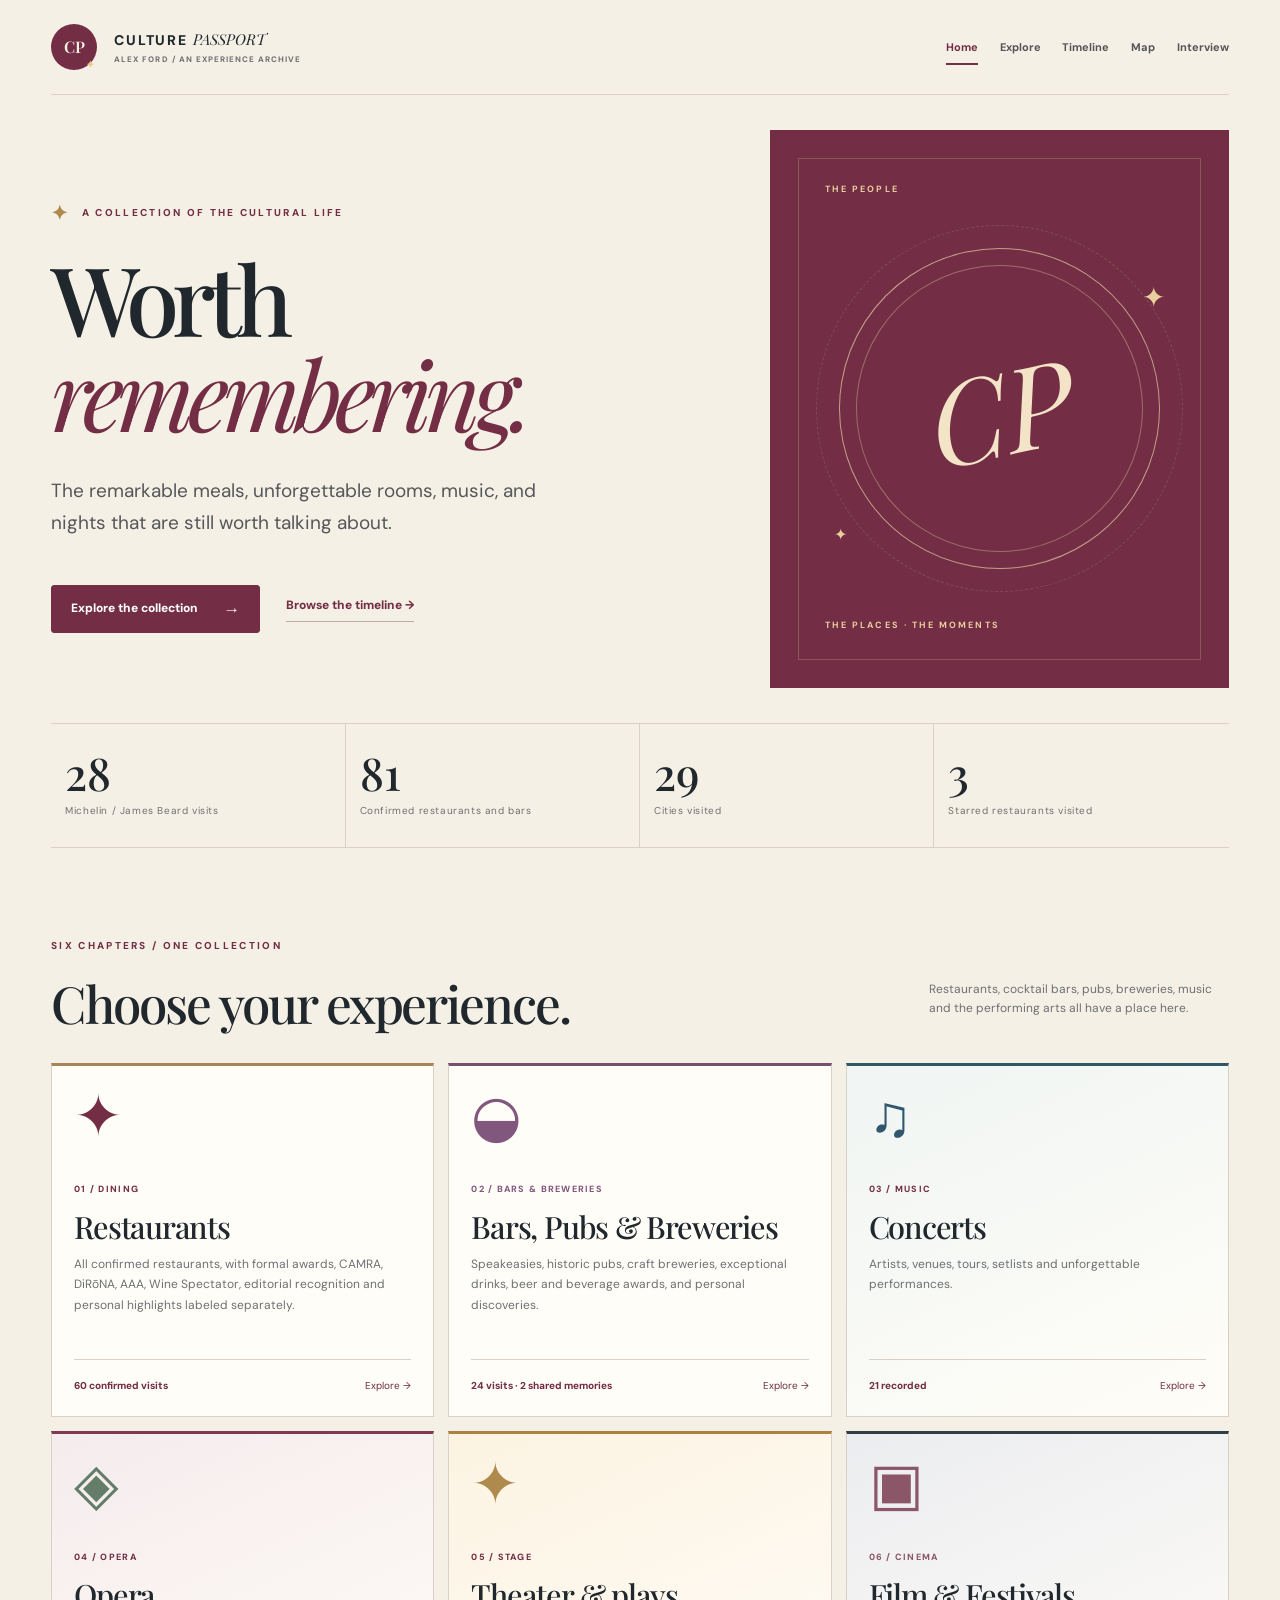
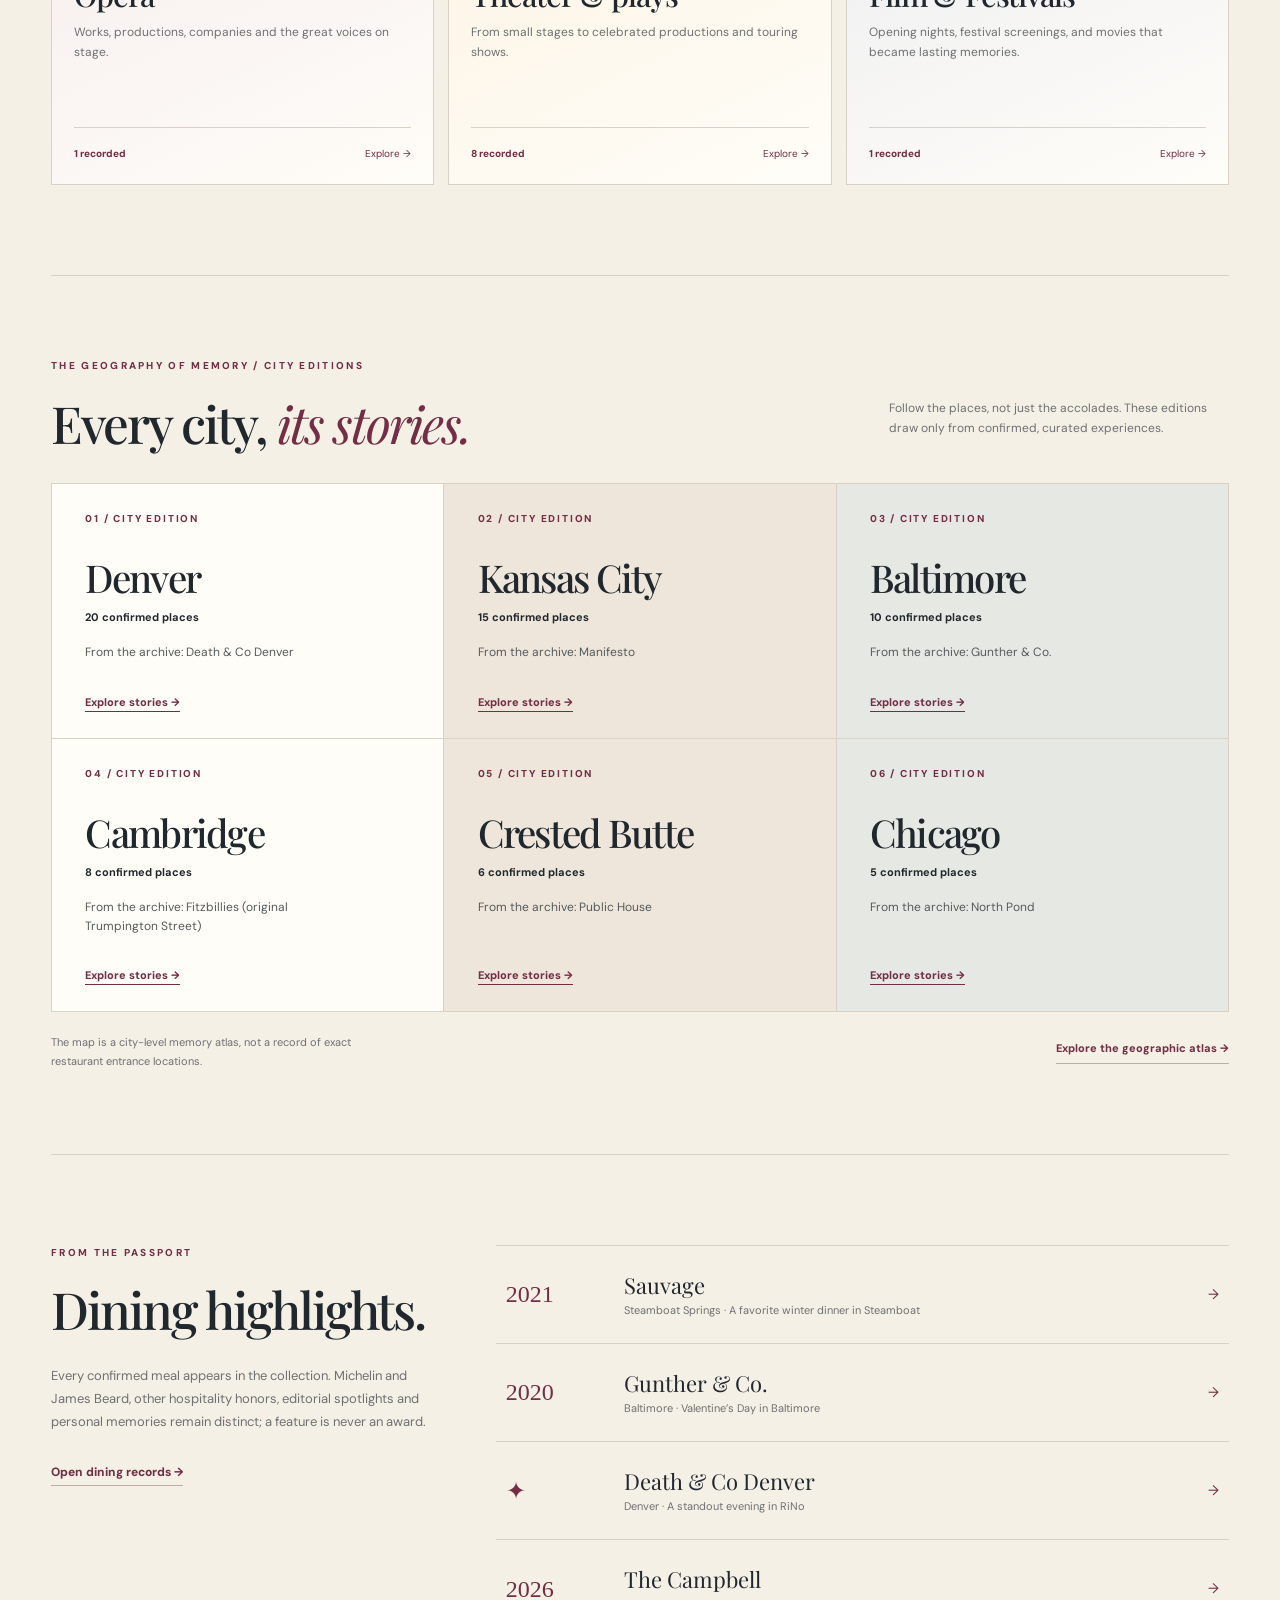
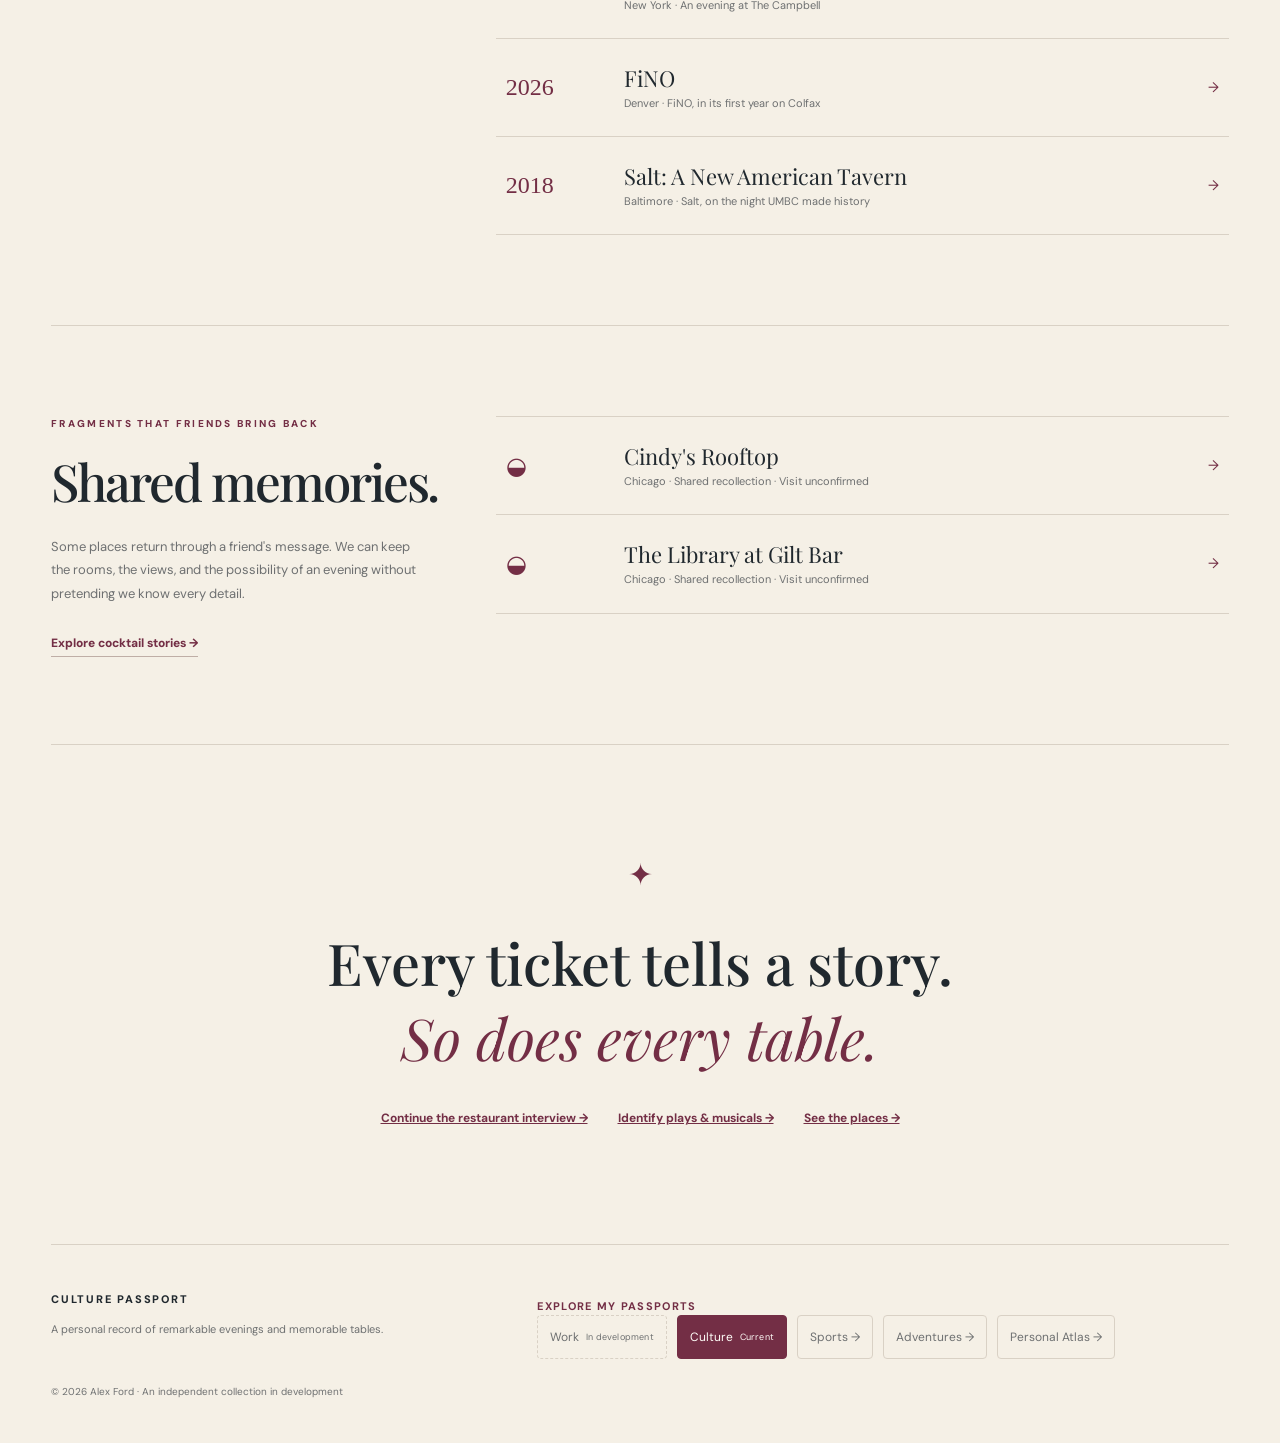
<file: index.html>
<!doctype html>
<html lang="en"><head>
<meta charset="utf-8"><meta name="viewport" content="width=device-width,initial-scale=1,viewport-fit=cover">
<meta name="theme-color" content="#f5f0e6"><meta name="description" content="Culture Passport: a personal archive of restaurants, concerts, opera, theater, film festivals and screenings.">
<meta name="robots" content="noindex, nofollow">
<title>Home | Culture Passport · Alex Ford</title>
<link rel="icon" href="./favicon.svg" type="image/svg+xml"><link rel="stylesheet" href="./assets/site.css?v=20261107c">
<script defer src="./assets/app.js?v=20261107c"></script>
</head><body data-page="home"><a class="skip-link" href="#main">Skip to content</a><div class="layout"><header class="masthead">
  <a class="monogram" href="./index.html" aria-label="Culture Passport home">CP<span>✦</span></a>
  <a class="wordmark" href="./index.html">CULTURE <em>PASSPORT</em><small>ALEX FORD / AN EXPERIENCE ARCHIVE</small></a>
  <nav class="nav" aria-label="Primary navigation">
    <a data-nav="home" href="./index.html">Home</a>
    <a data-nav="explore" href="./explore.html">Explore</a>
    <a data-nav="timeline" href="./timeline.html">Timeline</a>
    <a data-nav="map" href="./map.html">Map</a>
    <a data-nav="interview" href="./interview.html">Interview</a>
  </nav>
</header><main id="main">
<section class="hero hero-home">
<div class="hero-copy">
 <p class="eyebrow"><span class="tiny-star">✦</span> A COLLECTION OF THE CULTURAL LIFE</p>
 <h1>Worth<br><em>remembering.</em></h1>
 <p class="lead">The remarkable meals, unforgettable rooms, music, and nights that are still worth talking about.</p>
 <div class="hero-links"><a class="button-main" href="./explore.html">Explore the collection <span aria-hidden="true">→</span></a><a class="text-link" href="./timeline.html">Browse the timeline →</a></div>
</div>
<div class="hero-art" aria-hidden="true"><div class="hero-orbit"><span>CP</span></div><span class="art-label art-top">THE PEOPLE</span><span class="art-label art-bottom">THE PLACES · THE MOMENTS</span><i class="art-star star-one">✦</i><i class="art-star star-two">✦</i></div>
</section>
<section class="metrics" aria-label="Archive metrics">
<div><strong id="total-records">—</strong><span>Michelin / James Beard visits</span></div>
<div><strong id="total-venues">—</strong><span>Confirmed restaurants and bars</span></div>
<div><strong id="total-cities">—</strong><span>Cities visited</span></div>
<div><strong id="total-starred">—</strong><span>Starred restaurants visited</span></div>
</section>
<section class="home-section" aria-labelledby="chapters-title">
 <div class="section-head"><div><p class="eyebrow">SIX CHAPTERS / ONE COLLECTION</p><h2 id="chapters-title">Choose your experience.</h2></div><p>Restaurants, cocktail bars, pubs, breweries, music and the performing arts all have a place here.</p></div>
 <div class="chapter-grid" id="chapter-grid">
 <a class="chapter chapter-dining" href="./explore.html?type=dining"><span class="chapter-symbol">✦</span><span class="chapter-number">01 / DINING</span><h3>Restaurants</h3><p>All confirmed restaurants, with formal awards, CAMRA, DiRōNA, AAA, Wine Spectator, editorial recognition and personal highlights labeled separately.</p><span class="chapter-bottom"><b id="dining-count">— recorded</b><span>Explore →</span></span></a>
 <a class="chapter chapter-bar" href="./explore.html?type=bar"><span class="chapter-symbol">◒</span><span class="chapter-number">02 / BARS &amp; BREWERIES</span><h3>Bars, Pubs &amp; Breweries</h3><p>Speakeasies, historic pubs, craft breweries, exceptional drinks, beer and beverage awards, and personal discoveries.</p><span class="chapter-bottom"><b id="bar-count">— recorded</b><span>Explore →</span></span></a>
 <a class="chapter chapter-concert" href="./explore.html?type=concert"><span class="chapter-symbol">♫</span><span class="chapter-number">03 / MUSIC</span><h3>Concerts</h3><p>Artists, venues, tours, setlists and unforgettable performances.</p><span class="chapter-bottom"><b id="concert-count">Building the archive</b><span>Explore →</span></span></a>
 <a class="chapter chapter-opera" href="./explore.html?type=opera"><span class="chapter-symbol">◈</span><span class="chapter-number">04 / OPERA</span><h3>Opera</h3><p>Works, productions, companies and the great voices on stage.</p><span class="chapter-bottom"><b id="opera-count">Building the archive</b><span>Explore →</span></span></a>
 <a class="chapter chapter-theater" href="./explore.html?type=theater"><span class="chapter-symbol">✦</span><span class="chapter-number">05 / STAGE</span><h3>Theater & plays</h3><p>From small stages to celebrated productions and touring shows.</p><span class="chapter-bottom"><b id="theater-count">Building the archive</b><span>Explore →</span></span></a>
 <a class="chapter chapter-film" href="./explore.html?type=film"><span class="chapter-symbol">▣</span><span class="chapter-number">06 / CINEMA</span><h3>Film & Festivals</h3><p>Opening nights, festival screenings, and movies that became lasting memories.</p><span class="chapter-bottom"><b id="film-count">Building the archive</b><span>Explore →</span></span></a>
 </div>
</section>
<section class="home-section home-cities" aria-labelledby="city-editions-title">
 <div class="section-head">
  <div><p class="eyebrow">THE GEOGRAPHY OF MEMORY / CITY EDITIONS</p><h2 id="city-editions-title">Every city, <em>its stories.</em></h2></div>
  <p>Follow the places, not just the accolades. These editions draw only from confirmed, curated experiences.</p>
 </div>
 <div class="city-editions" id="city-editions" aria-live="polite"><p class="empty">Loading city editions…</p></div>
 <div class="city-editions-footer"><p>The map is a city-level memory atlas, not a record of exact restaurant entrance locations.</p><a class="text-link" href="./map.html">Explore the geographic atlas →</a></div>
</section>
<section class="home-section split-section"><div><p class="eyebrow">FROM THE PASSPORT</p><h2>Dining highlights.</h2><p class="section-intro">Every confirmed meal appears in the collection. Michelin and James Beard, other hospitality honors, editorial spotlights and personal memories remain distinct; a feature is never an award.</p><a class="text-link" href="./explore.html?type=dining">Open dining records →</a></div><div class="featured-list" id="featured-records" aria-live="polite"><div class="empty">Loading confirmed memories…</div></div></section>
<section class="home-section split-section" aria-labelledby="shared-memories-title">
<div><p class="eyebrow">FRAGMENTS THAT FRIENDS BRING BACK</p>
<h2 id="shared-memories-title">Shared memories.</h2>
<p class="section-intro">Some places return through a friend's message. We can keep the rooms, the views, and the possibility of an evening without pretending we know every detail.</p>
<a class="text-link" href="./explore.html?type=bar">Explore cocktail stories →</a></div>
<div class="featured-list" id="shared-memory-records" aria-live="polite"></div>
</section>
<section class="closing"><span>✦</span><blockquote>Every ticket tells a story.<br><em>So does every table.</em></blockquote><div><a href="./interview.html">Continue the restaurant interview →</a><a href="./performance-interview.html">Identify plays & musicals →</a><a href="./map.html">See the places →</a></div></section>
</main><footer class="footer">
  <div><strong>CULTURE PASSPORT</strong><p>A personal record of remarkable evenings and memorable tables.</p></div>
  <div class="passport-navigation"><p class="passport-label">Explore my Passports</p><nav class="passport-links" aria-label="Passports"><span data-passport="work" class="passport-pending">Work<small>In development</small></span><span data-passport="culture" aria-current="true">Culture<small>Current</small></span><a data-passport="sports" href="https://sports.alexlford.com">Sports →</a><a data-passport="adventures" href="https://adventures.alexlford.com">Adventures →</a><a data-passport="atlas" href="https://alexlford.github.io/life-map/atlas.html">Personal Atlas →</a></nav></div>
  <small>© 2026 Alex Ford · An independent collection in development</small>
</footer></div></body></html>
</file>
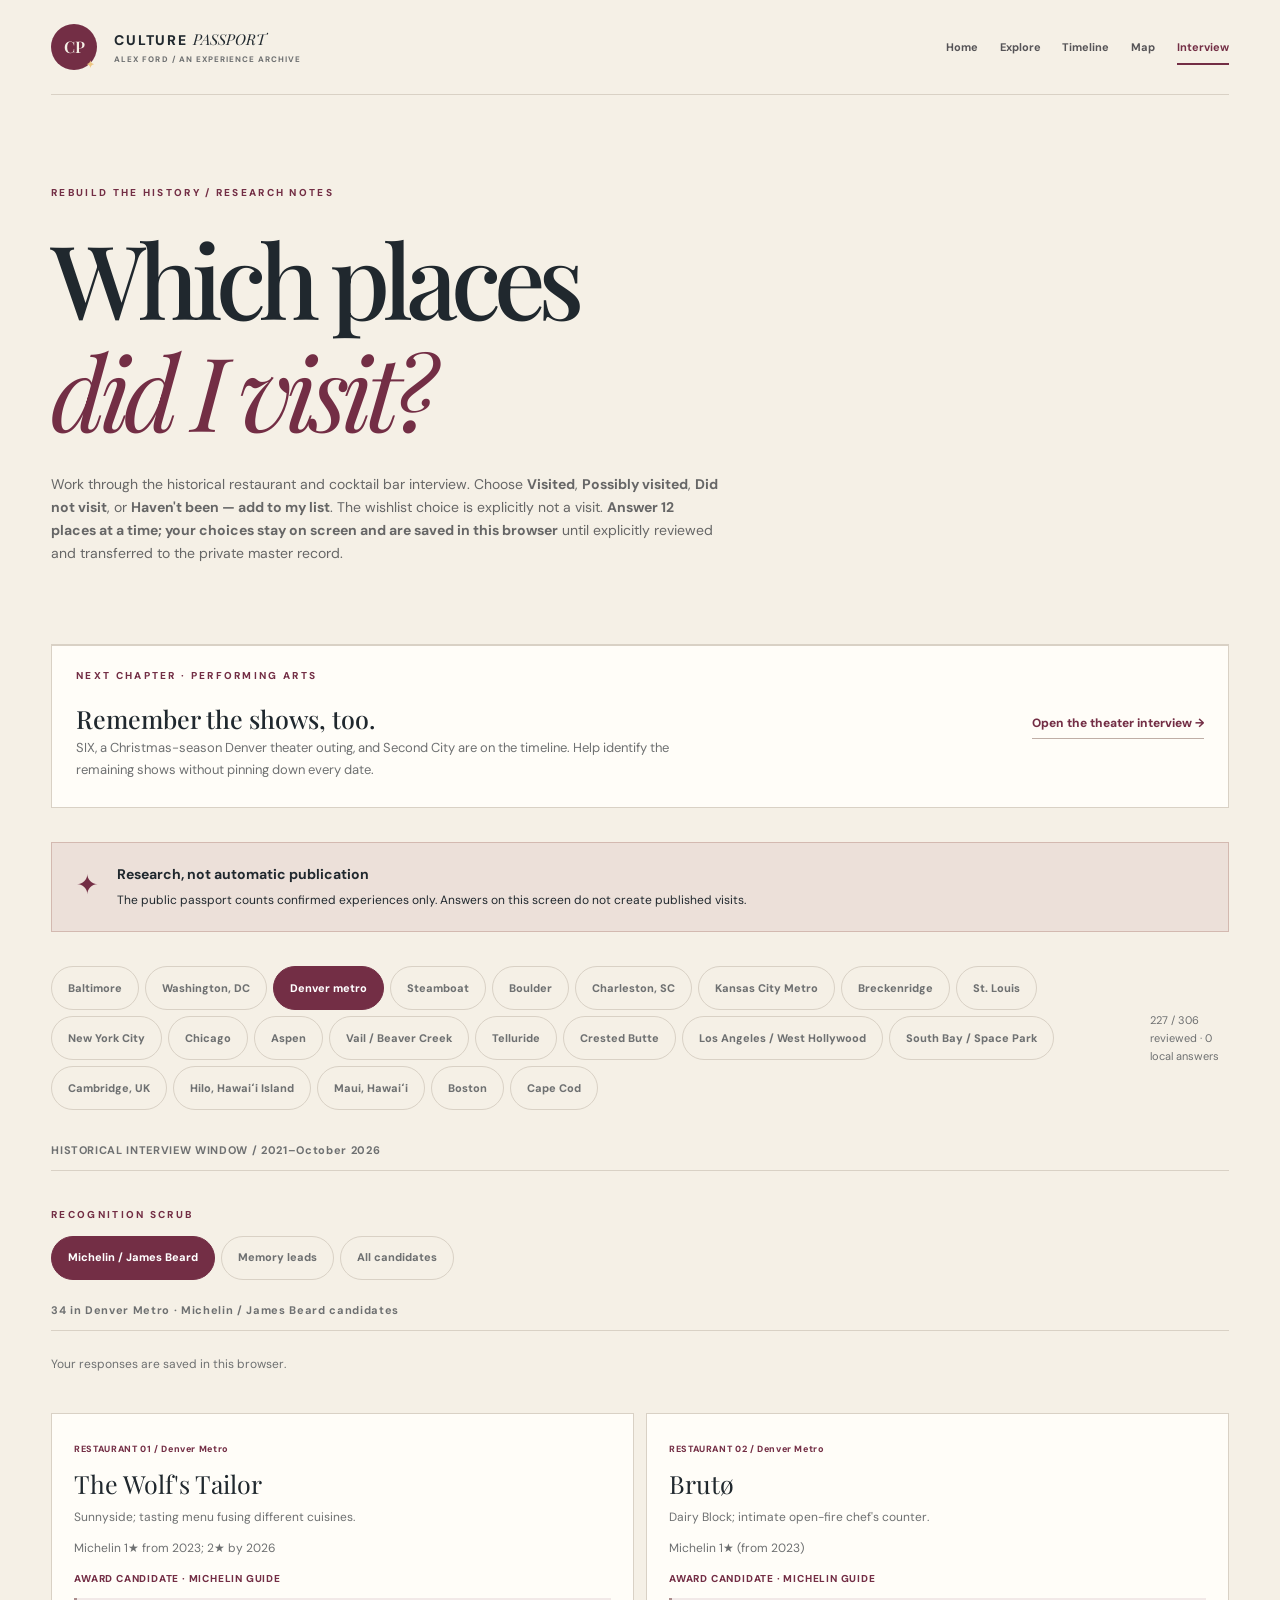
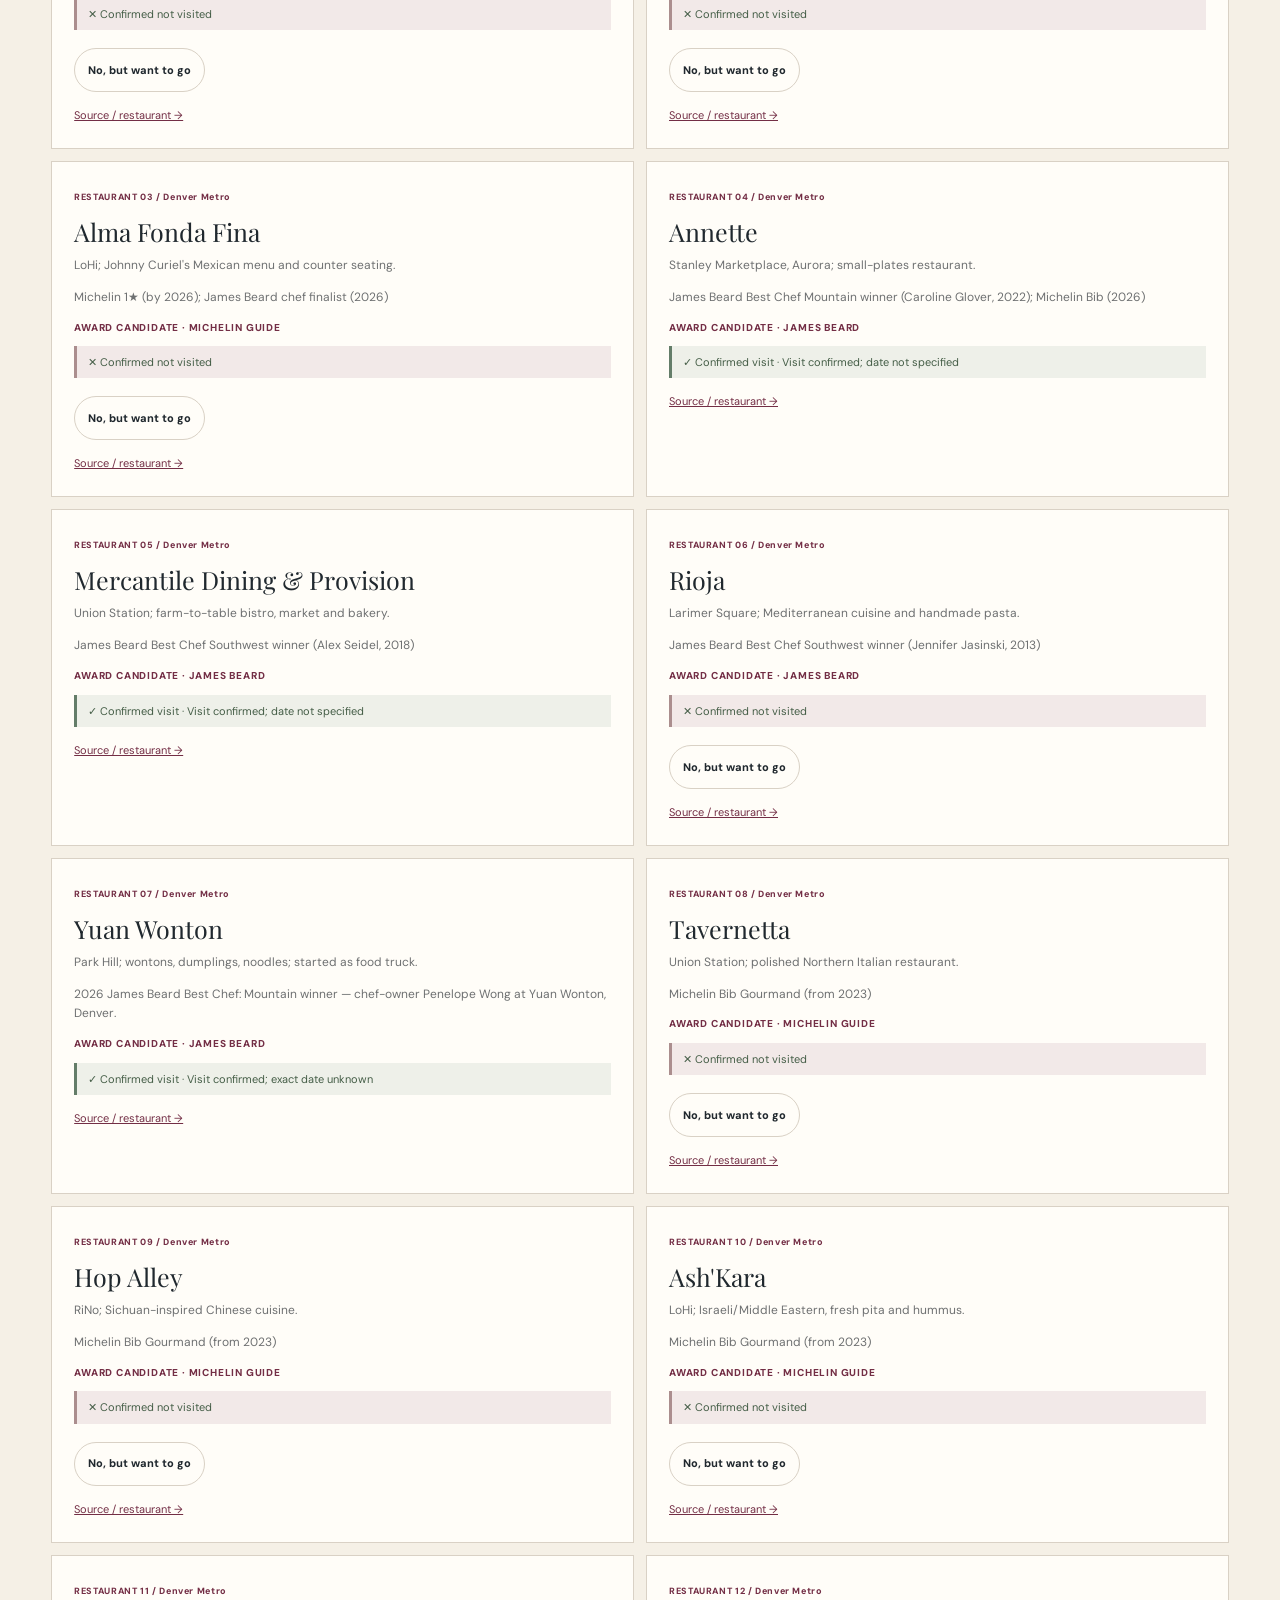
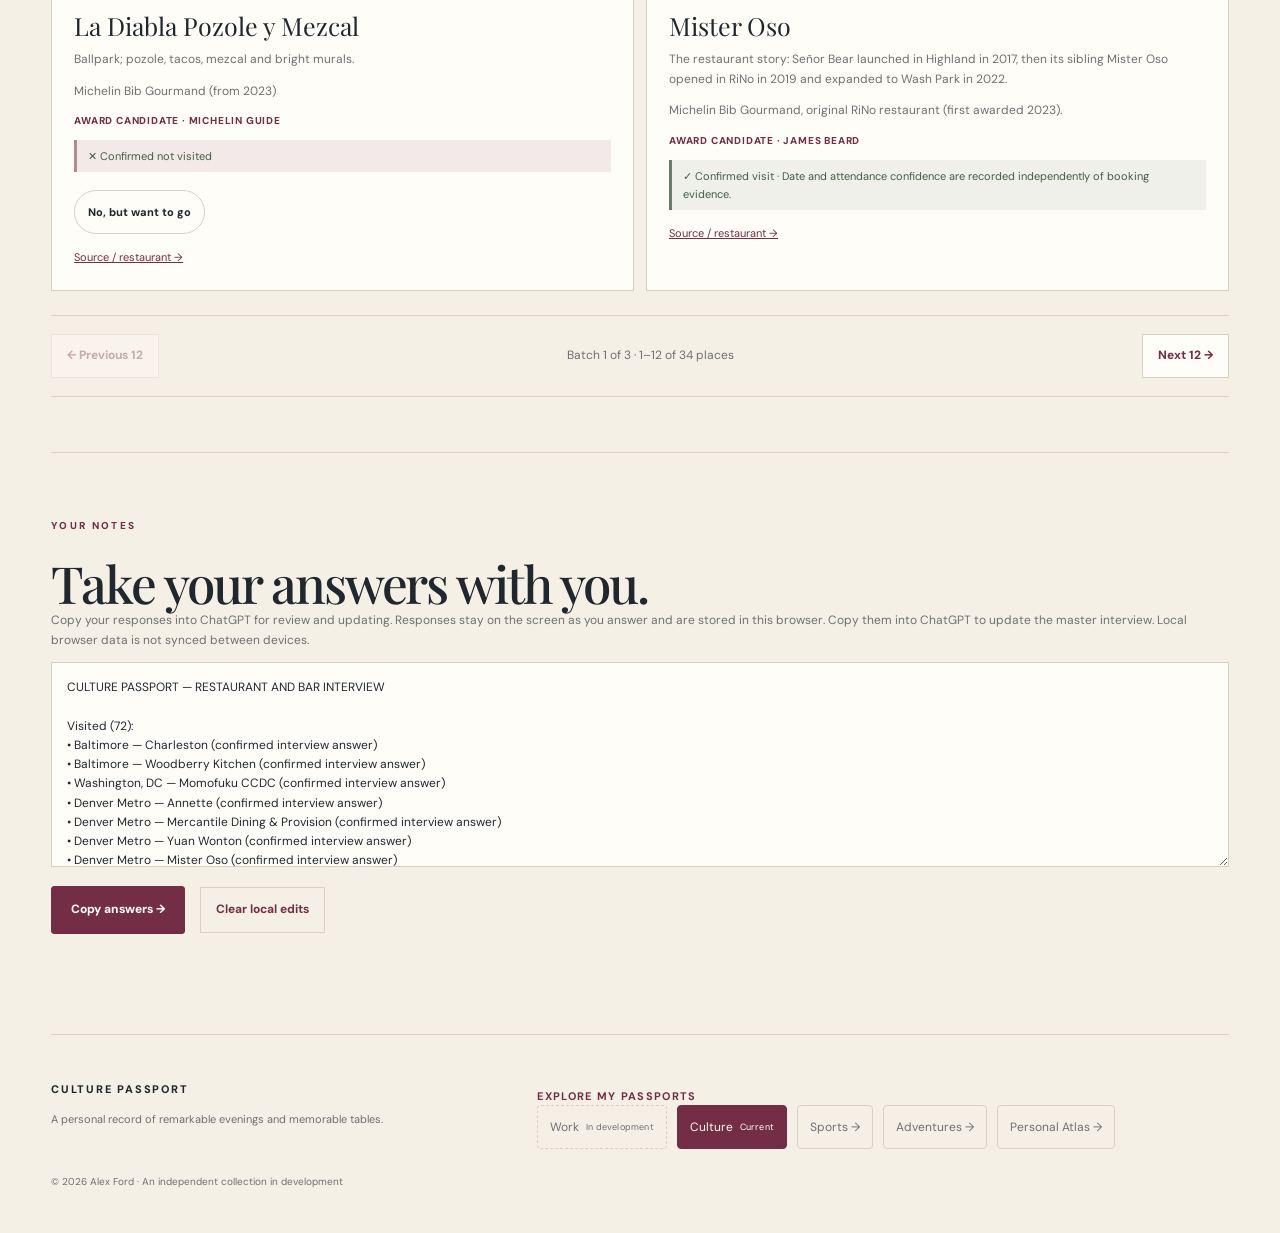
<file: interview.html>
<!doctype html>
<html lang="en"><head>
<meta charset="utf-8"><meta name="viewport" content="width=device-width,initial-scale=1,viewport-fit=cover">
<meta name="theme-color" content="#f5f0e6"><meta name="description" content="Culture Passport — a personal record of restaurants, concerts, operas and theater, organized by memory, venue and time.">
<meta name="robots" content="noindex, nofollow">
<title>Interview | Culture Passport · Alex Ford</title>
<link rel="icon" href="./favicon.svg" type="image/svg+xml"><link rel="stylesheet" href="./assets/site.css?v=20261107c">
<script defer src="./assets/app.js?v=20261029"></script>
</head><body data-page="interview"><a class="skip-link" href="#main">Skip to content</a><div class="layout"><header class="masthead">
  <a class="monogram" href="./index.html" aria-label="Culture Passport home">CP<span>✦</span></a>
  <a class="wordmark" href="./index.html">CULTURE <em>PASSPORT</em><small>ALEX FORD / AN EXPERIENCE ARCHIVE</small></a>
  <nav class="nav" aria-label="Primary navigation">
    <a data-nav="home" href="./index.html">Home</a>
    <a data-nav="explore" href="./explore.html">Explore</a>
    <a data-nav="timeline" href="./timeline.html">Timeline</a>
    <a data-nav="map" href="./map.html">Map</a>
    <a data-nav="interview" href="./interview.html">Interview</a>
  </nav>
</header><main id="main">
<section class="page-intro"><p class="eyebrow">REBUILD THE HISTORY / RESEARCH NOTES</p><h1>Which places<br><em>did I visit?</em></h1><p>Work through the historical restaurant and cocktail bar interview. Choose <strong>Visited</strong>, <strong>Possibly visited</strong>, <strong>Did not visit</strong>, or <strong>Haven't been — add to my list</strong>. The wishlist choice is explicitly not a visit. <strong>Answer 12 places at a time; your choices stay on screen and are saved in this browser</strong> until explicitly reviewed and transferred to the private master record.</p></section>
<section class="arts-interview-invite" aria-label="Performing arts interview"><div><p class="eyebrow">NEXT CHAPTER · PERFORMING ARTS</p><h2>Remember the shows, too.</h2><p>SIX, a Christmas-season Denver theater outing, and Second City are on the timeline. Help identify the remaining shows without pinning down every date.</p></div><a class="text-link" href="./performance-interview.html">Open the theater interview →</a></section>
<div class="interview-banner"><span>✦</span><div><strong>Research, not automatic publication</strong><p>The public passport counts confirmed experiences only. Answers on this screen do not create published visits.</p></div></div>
<div class="interview-actions"><div class="tabstrip" role="group" aria-label="Interview area"><button data-area="Baltimore" aria-pressed="true" class="active">Baltimore</button><button data-area="Washington, DC" aria-pressed="false">Washington, DC</button><button data-area="Denver Metro" aria-pressed="false">Denver metro</button><button data-area="Steamboat Springs" aria-pressed="false">Steamboat</button></div><span id="interview-progress"></span></div>
<p id="interview-period" class="interview-period" aria-live="polite"></p>
<div class="interview-screen"><p class="eyebrow">RECOGNITION SCRUB</p><div class="tabstrip" id="screening-mode" role="group" aria-label="Candidate eligibility"><button type="button" data-screen="awards" class="active" aria-pressed="true">Michelin / James Beard</button><button type="button" data-screen="leads" aria-pressed="false">Memory leads</button><button type="button" data-screen="all" aria-pressed="false">All candidates</button></div><p id="screening-count" class="interview-period" aria-live="polite"></p><p id="interview-save-status" class="interview-save-status" role="status">Answers stay visible after you select them.</p></div><div class="interview-list" id="interview-list" aria-live="polite"><div class="empty">Loading restaurant interview…</div></div>
<div class="interview-pagination" role="group" aria-label="Interview batches"><button id="interview-previous" type="button">← Previous 12</button><span id="interview-page-state" aria-live="polite">Loading batch…</span><button id="interview-next" type="button">Next 12 →</button></div>
<section class="copy-panel"><p class="eyebrow">YOUR NOTES</p><h2>Take your answers with you.</h2><p>Copy your responses into ChatGPT for review and updating. Responses stay on the screen as you answer and are stored in this browser. Copy them into ChatGPT to update the master interview. Local browser data is not synced between devices.</p><textarea id="interview-summary" rows="9" readonly aria-label="Copyable interview results"></textarea><div class="copy-actions"><button class="button-main" id="copy-interview">Copy answers →</button><button class="button-quiet" id="reset-interview">Clear local edits</button><span id="copy-status" role="status"></span></div></section>
</main><footer class="footer">
  <div><strong>CULTURE PASSPORT</strong><p>A personal record of remarkable evenings and memorable tables.</p></div>
  <div class="passport-navigation"><p class="passport-label">Explore my Passports</p><nav class="passport-links" aria-label="Passports"><span data-passport="work" class="passport-pending">Work<small>In development</small></span><span data-passport="culture" aria-current="true">Culture<small>Current</small></span><a data-passport="sports" href="https://sports.alexlford.com">Sports →</a><a data-passport="adventures" href="https://adventures.alexlford.com">Adventures →</a><a data-passport="atlas" href="https://alexlford.github.io/life-map/atlas.html">Personal Atlas →</a></nav></div>
  <small>© 2026 Alex Ford · An independent collection in development</small>
</footer></div></body></html>
</file>
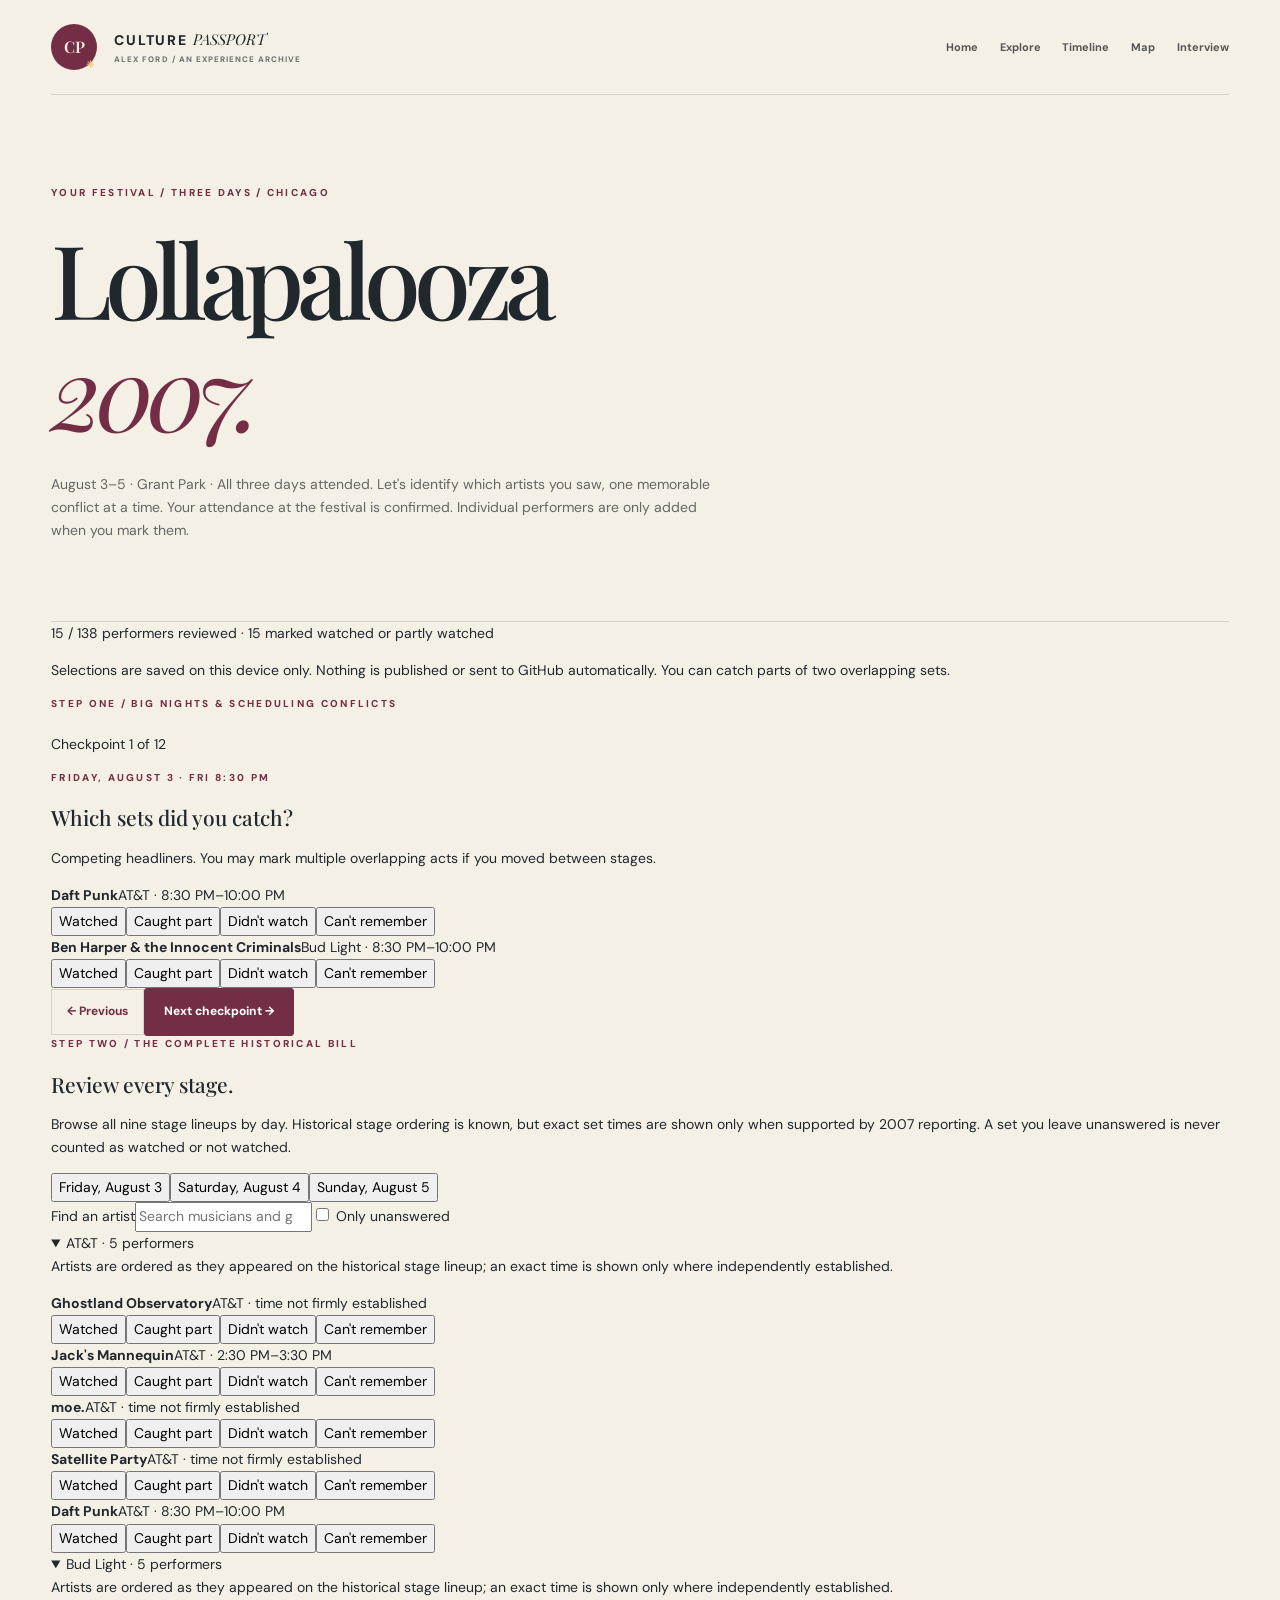
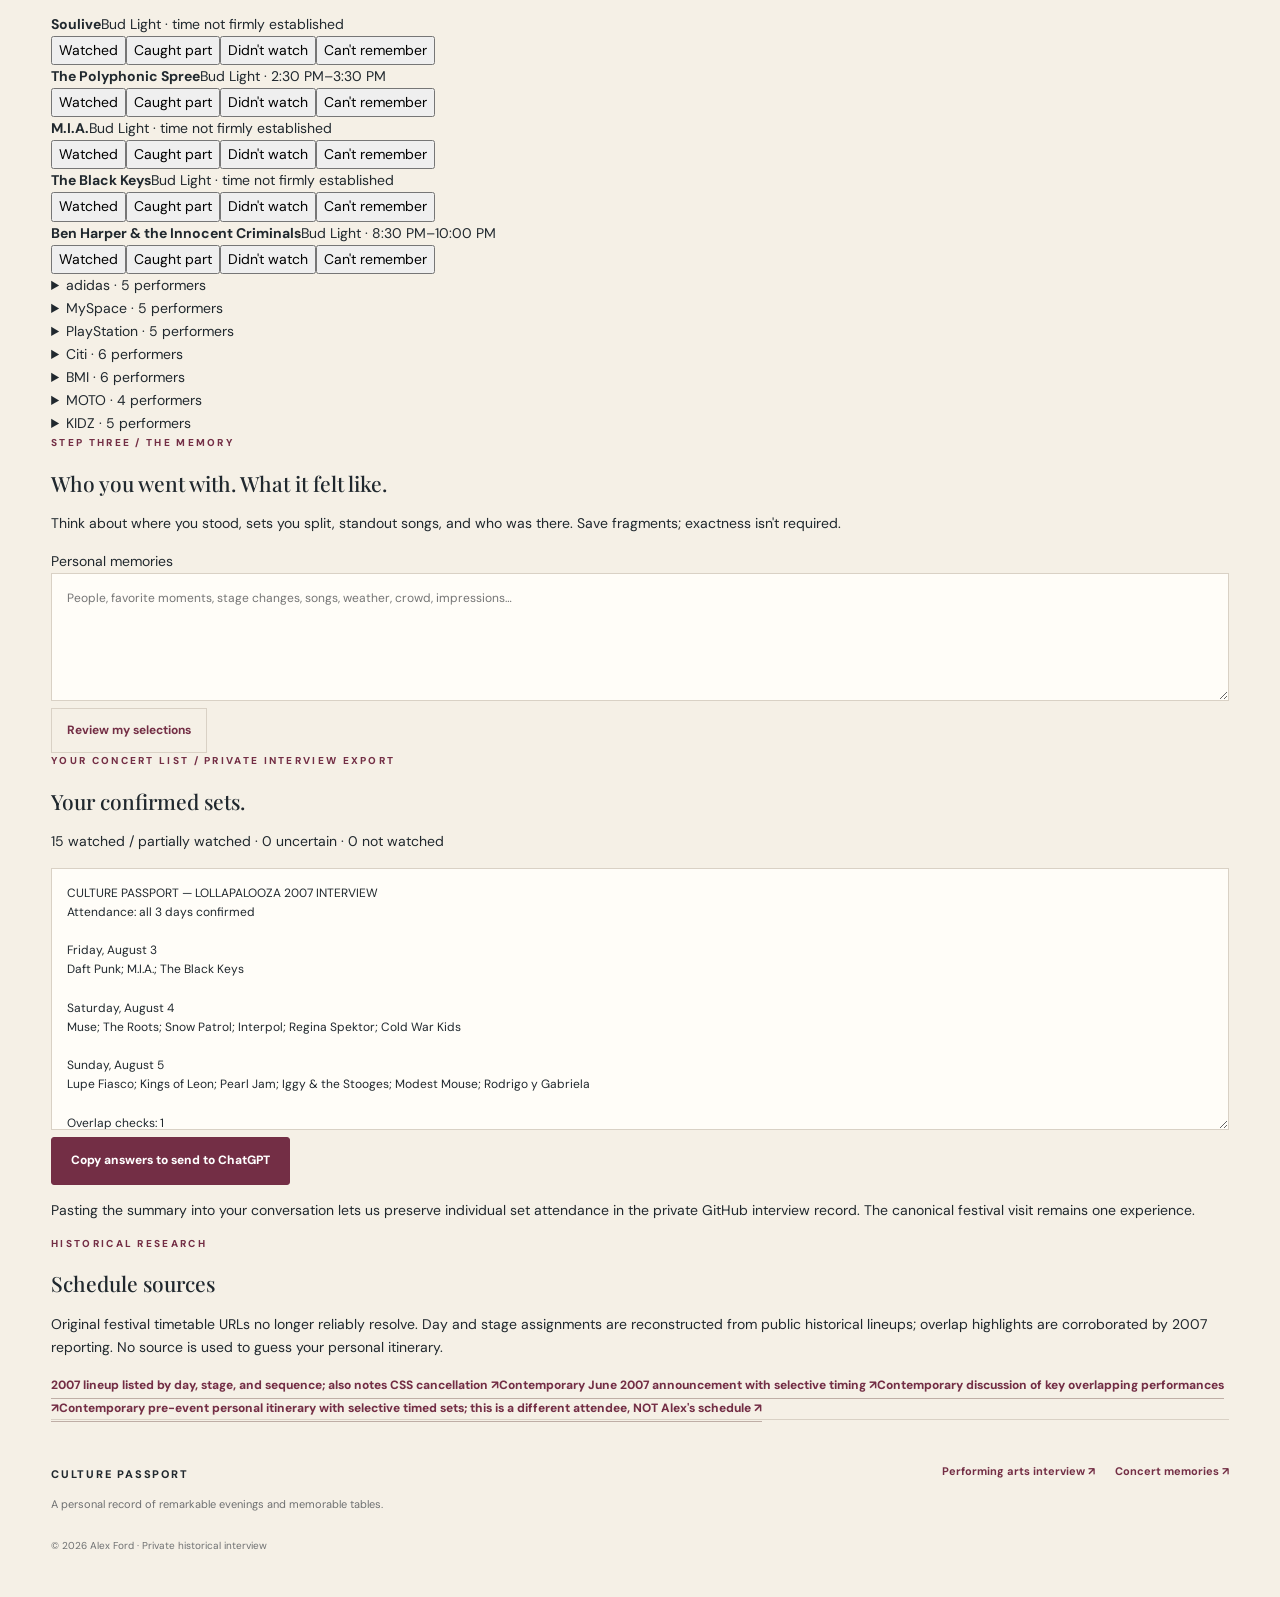
<file: lollapalooza-interview.html>
<!doctype html>
<html lang="en"><head>
<meta charset="utf-8"><meta name="viewport" content="width=device-width,initial-scale=1,viewport-fit=cover">
<meta name="theme-color" content="#f5f0e6"><meta name="robots" content="noindex, nofollow">
<meta name="description" content="Private Culture Passport interview reconstructing attended sets at Lollapalooza 2007 in Chicago.">
<title>Lollapalooza 2007 Interview | Culture Passport</title>
<link rel="icon" href="./favicon.svg" type="image/svg+xml"><link rel="stylesheet" href="./assets/site.css?v=20261025">
<script defer src="./assets/lollapalooza-interview.js?v=20261025"></script>
</head><body data-page="lollapalooza-interview"><a class="skip-link" href="#main">Skip to content</a><div class="layout"><header class="masthead">
<a class="monogram" href="./index.html" aria-label="Culture Passport home">CP<span>✳</span></a>
<a class="wordmark" href="./index.html">CULTURE <em>PASSPORT</em><small>ALEX FORD / AN EXPERIENCE ARCHIVE</small></a>
<nav class="nav" aria-label="Primary navigation"><a data-nav="home" href="./index.html">Home</a><a data-nav="explore" href="./explore.html">Explore</a><a data-nav="timeline" href="./timeline.html">Timeline</a><a data-nav="map" href="./map.html">Map</a><a data-nav="interview" href="./performance-interview.html">Interview</a></nav>
</header><main id="main"><section class="page-intro"><p class="eyebrow">YOUR FESTIVAL / THREE DAYS / CHICAGO</p><h1>Lollapalooza<br><em>2007.</em></h1>
<p>August 3–5 · Grant Park · All three days attended. Let's identify which artists you saw, one memorable conflict at a time. Your attendance at the festival is confirmed. Individual performers are only added when you mark them.</p>
</section>
<div id="lolla-interview" class="lolla-interview">
<section class="lolla-progress-section"><p id="lolla-progress" class="lolla-progress" aria-live="polite">Loading the 2007 schedule…</p><p class="lolla-guidance">Selections are saved on this device only. Nothing is published or sent to GitHub automatically. You can catch parts of two overlapping sets.</p></section>
<section class="lolla-questions"><p class="eyebrow">STEP ONE / BIG NIGHTS & SCHEDULING CONFLICTS</p><div class="lolla-question-head"><p id="lolla-step" class="lolla-progress">Loading…</p></div>
<div id="lolla-current-decision" aria-live="polite"></div>
<div class="lolla-nav"><button id="lolla-prev" type="button" class="button-quiet">← Previous</button><button id="lolla-next" type="button" class="button-main">Next checkpoint →</button></div>
</section>
<section class="lolla-browse" id="lolla-all-lineup"><p class="eyebrow">STEP TWO / THE COMPLETE HISTORICAL BILL</p><h2>Review every stage.</h2>
<p>Browse all nine stage lineups by day. Historical stage ordering is known, but exact set times are shown only when supported by 2007 reporting. A set you leave unanswered is never counted as watched or not watched.</p>
<div class="lolla-day-tabs" id="lolla-day-tabs" role="group" aria-label="Festival day"></div>
<div class="lolla-filters"><label>Find an artist<input id="lolla-search" type="search" placeholder="Search musicians and groups…"></label><label class="lolla-open-toggle"><input id="lolla-unanswered" type="checkbox"> Only unanswered</label></div>
<div id="lolla-stage-lineup"></div></section>
<section class="lolla-reflections"><p class="eyebrow">STEP THREE / THE MEMORY</p><h2>Who you went with. What it felt like.</h2>
<p>Think about where you stood, sets you split, standout songs, and who was there. Save fragments; exactness isn't required.</p>
<label for="lolla-notes">Personal memories</label><textarea id="lolla-notes" rows="5" placeholder="People, favorite moments, stage changes, songs, weather, crowd, impressions…"></textarea>
<div class="lolla-nav"><button id="lolla-report" type="button" class="button-quiet">Review my selections</button></div>
</section>
<section id="lolla-report-section" class="lolla-report"><p class="eyebrow">YOUR CONCERT LIST / PRIVATE INTERVIEW EXPORT</p><h2>Your confirmed sets.</h2>
<p id="lolla-summary" aria-live="polite"></p>
<textarea id="lolla-export" rows="12" readonly aria-label="Copyable artist interview summary"></textarea>
<div class="lolla-nav"><button id="lolla-copy" class="button-main" type="button">Copy answers to send to ChatGPT</button><p id="lolla-copy-status" aria-live="polite"></p></div>
<p class="lolla-guidance">Pasting the summary into your conversation lets us preserve individual set attendance in the private GitHub interview record. The canonical festival visit remains one experience.</p></section>
<section class="lolla-references"><p class="eyebrow">HISTORICAL RESEARCH</p><h2>Schedule sources</h2><p>Original festival timetable URLs no longer reliably resolve. Day and stage assignments are reconstructed from public historical lineups; overlap highlights are corroborated by 2007 reporting. No source is used to guess your personal itinerary.</p><div id="lolla-sources"></div></section>
</div>
</main><footer class="footer"><div><strong>CULTURE PASSPORT</strong><p>A personal record of remarkable evenings and memorable tables.</p></div><div class="footer-links"><a href="./performance-interview.html">Performing arts interview ↗</a><a href="./explore.html?type=concert">Concert memories ↗</a></div><small>© 2026 Alex Ford · Private historical interview</small></footer></div></body></html>
</file>
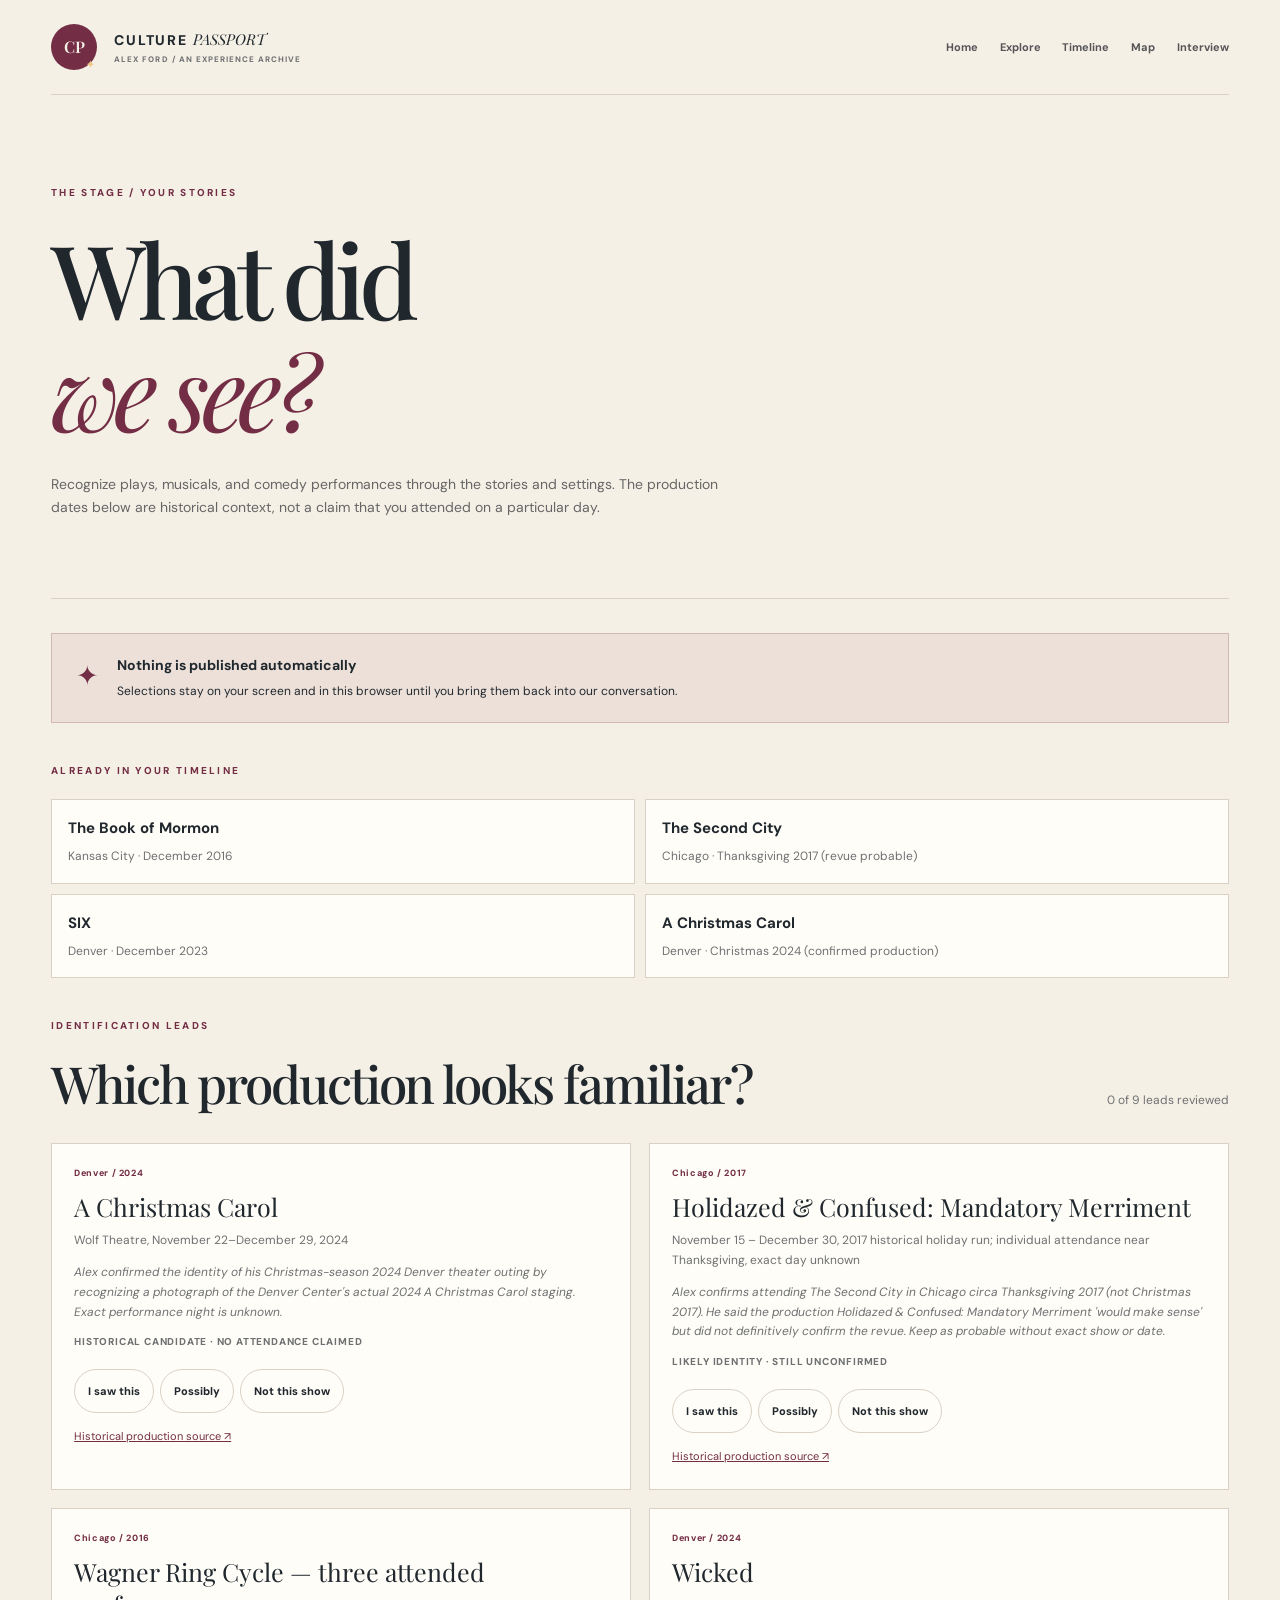
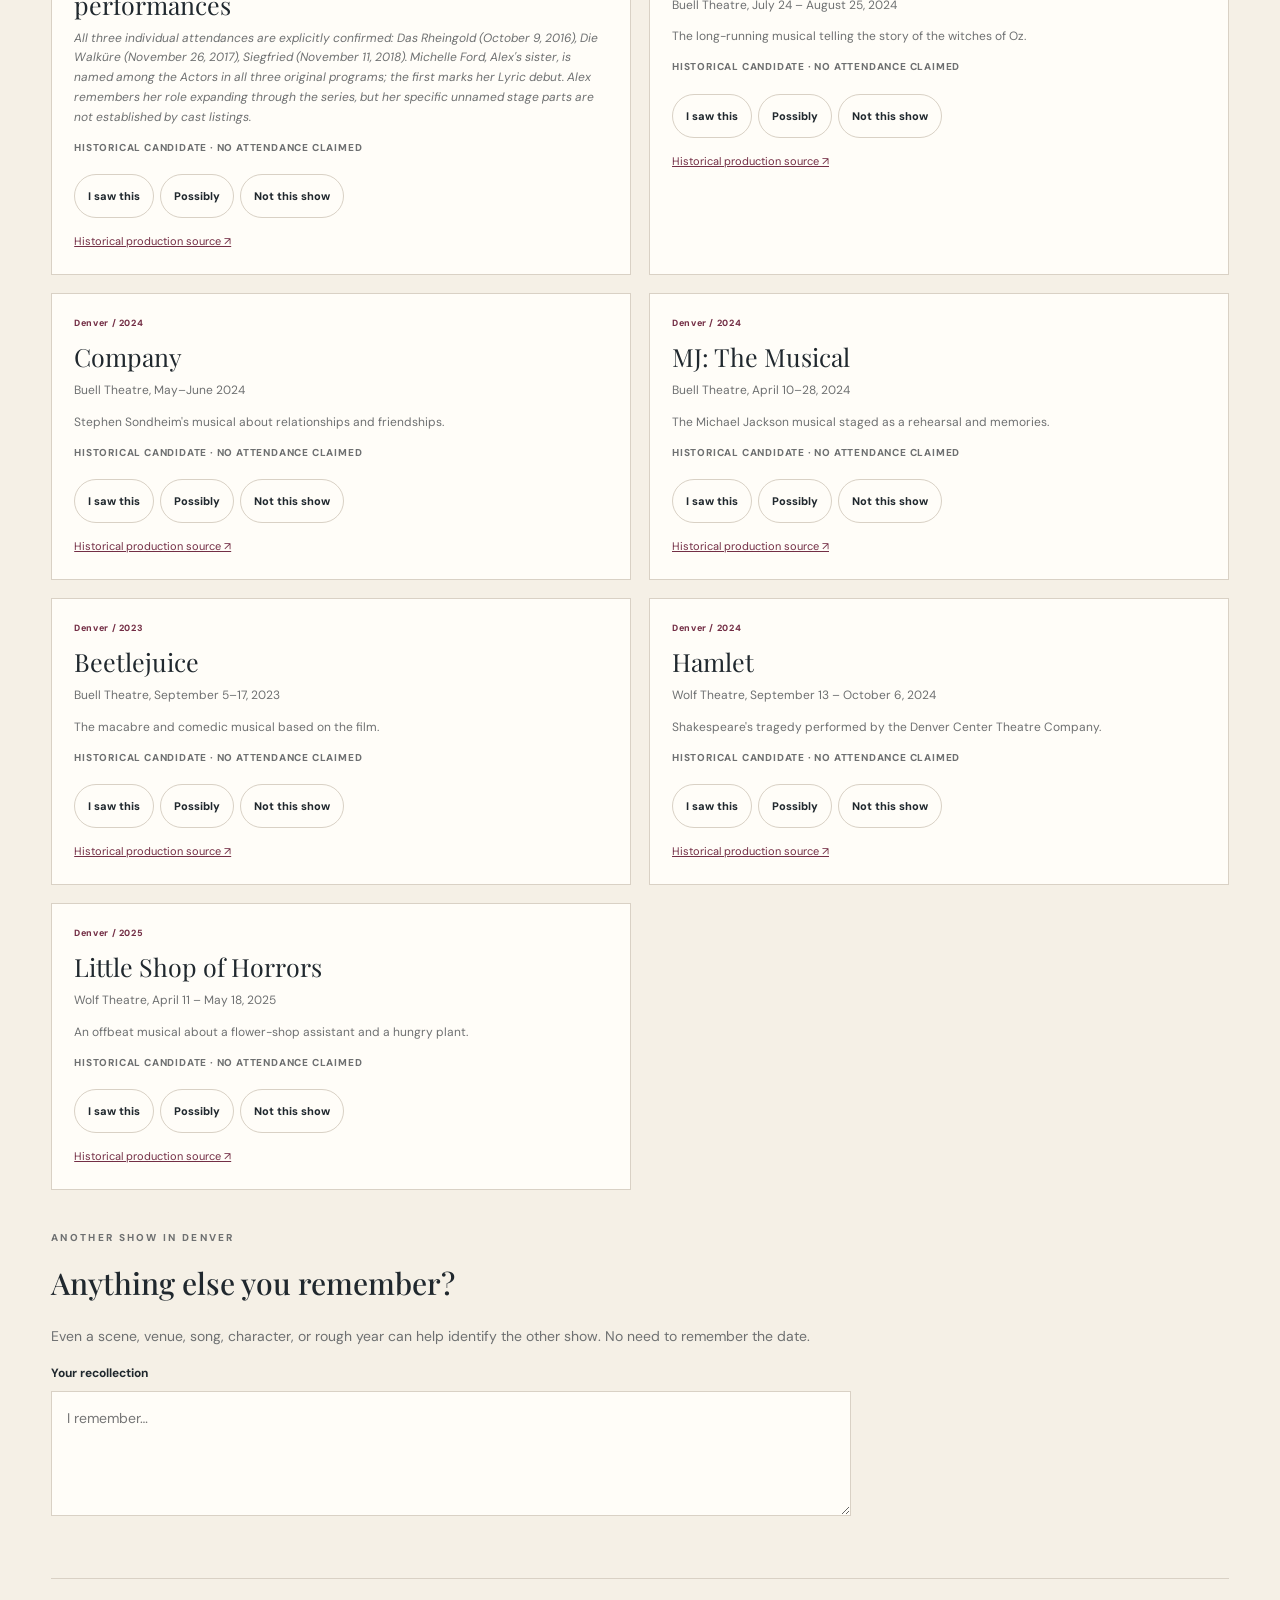
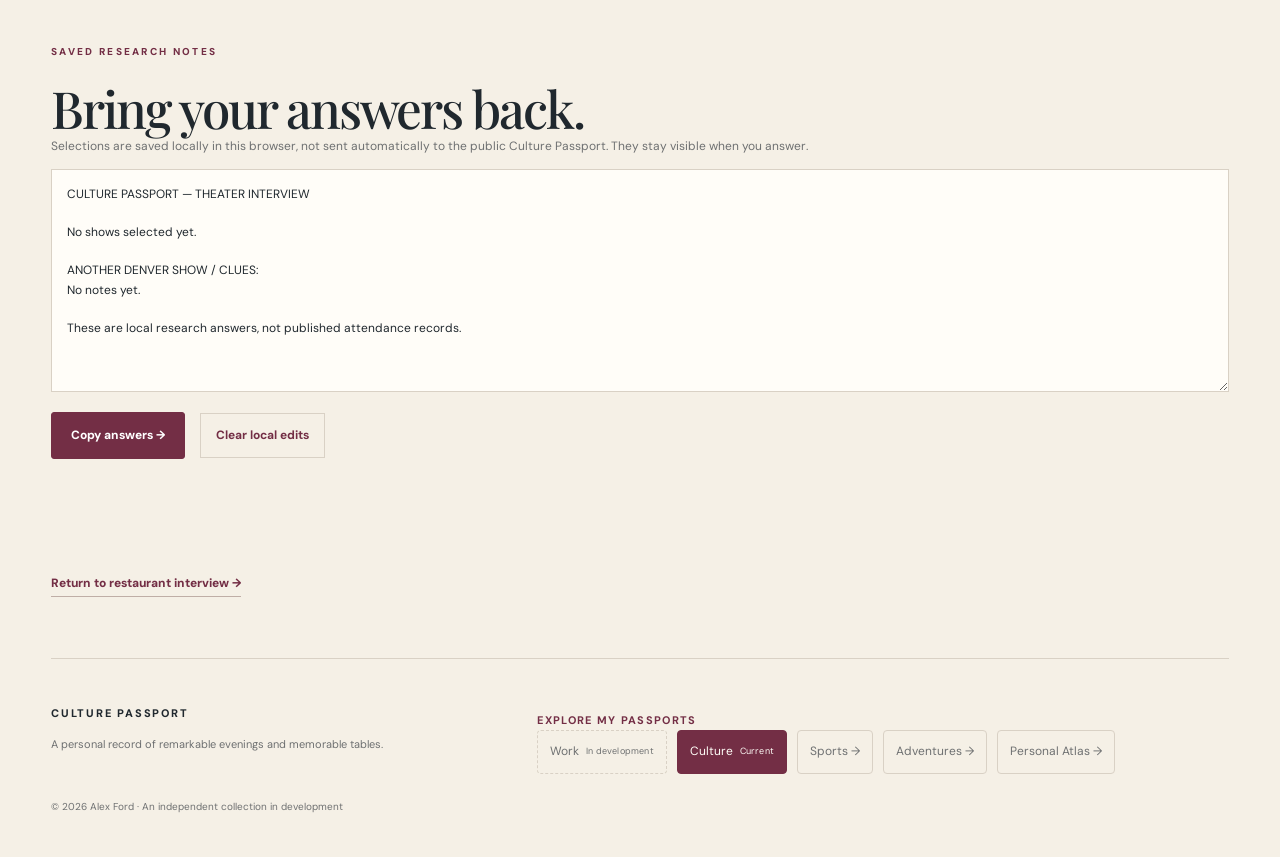
<file: performance-interview.html>
<!doctype html>
<html lang="en"><head><meta charset="utf-8"><meta name="viewport" content="width=device-width,initial-scale=1,viewport-fit=cover">
<meta name="theme-color" content="#f5f0e6"><meta name="description" content="Culture Passport: recognize plays, musicals, and live performances from remembered experiences.">
<meta name="robots" content="noindex, nofollow"><title>Performance Interview | Culture Passport</title>
<link rel="icon" href="./favicon.svg" type="image/svg+xml"><link rel="stylesheet" href="./assets/site.css?v=20261107c">
<script defer src="./assets/performance-interview.js?v=20261025"></script></head>
<body data-page="interview"><a class="skip-link" href="#main">Skip to content</a><div class="layout"><header class="masthead">
  <a class="monogram" href="./index.html" aria-label="Culture Passport home">CP<span>✦</span></a>
  <a class="wordmark" href="./index.html">CULTURE <em>PASSPORT</em><small>ALEX FORD / AN EXPERIENCE ARCHIVE</small></a>
  <nav class="nav" aria-label="Primary navigation">
    <a data-nav="home" href="./index.html">Home</a>
    <a data-nav="explore" href="./explore.html">Explore</a>
    <a data-nav="timeline" href="./timeline.html">Timeline</a>
    <a data-nav="map" href="./map.html">Map</a>
    <a data-nav="interview" href="./interview.html">Interview</a>
  </nav>
</header><main id="main">
<section class="page-intro"><p class="eyebrow">THE STAGE / YOUR STORIES</p><h1>What did<br><em>we see?</em></h1><p>Recognize plays, musicals, and comedy performances through the stories and settings. The production dates below are historical context, not a claim that you attended on a particular day.</p></section>
<div class="interview-banner"><span>✦</span><div><strong>Nothing is published automatically</strong><p>Selections stay on your screen and in this browser until you bring them back into our conversation.</p></div></div>
<section class="performance-confirmed">
<p class="eyebrow">ALREADY IN YOUR TIMELINE</p><div class="performance-known-grid">
<a href="./record.html?id=theater-book-of-mormon-kansas-city-2016"><strong>The Book of Mormon</strong><span>Kansas City · December 2016</span></a>
<a href="./record.html?id=theater-second-city-chicago-2017"><strong>The Second City</strong><span>Chicago · Thanksgiving 2017 (revue probable)</span></a>
<a href="./record.html?id=theater-six-denver-2023"><strong>SIX</strong><span>Denver · December 2023</span></a>
<a href="./record.html?id=theater-denver-holiday-theater-2024"><strong>A Christmas Carol</strong><span>Denver · Christmas 2024 (confirmed production)</span></a>
</div></section>
<section class="performance-screening"><div class="section-head"><div><p class="eyebrow">IDENTIFICATION LEADS</p><h2>Which production looks familiar?</h2></div><span id="performance-progress" class="performance-progress" aria-live="polite">Loading…</span></div>
<div id="performance-candidates" class="performance-candidates" aria-live="polite"><p class="empty">Loading theater candidates…</p></div></section>
<section class="performance-memory-notes"><p class="eyebrow">ANOTHER SHOW IN DENVER</p><h2>Anything else you remember?</h2><p>Even a scene, venue, song, character, or rough year can help identify the other show. No need to remember the date.</p>
<label for="performance-notes">Your recollection</label><textarea id="performance-notes" rows="4" placeholder="I remember…"></textarea></section>
<section class="copy-panel"><p class="eyebrow">SAVED RESEARCH NOTES</p><h2>Bring your answers back.</h2><p>Selections are saved locally in this browser, not sent automatically to the public Culture Passport. They stay visible when you answer.</p>
<textarea id="performance-summary" rows="10" readonly aria-label="Copyable theater interview notes"></textarea>
<div class="copy-actions"><button class="button-main" id="copy-performance" type="button">Copy answers →</button><button class="button-quiet" id="clear-performance" type="button">Clear local edits</button><span id="performance-copy-status" role="status"></span></div></section>
<p class="performance-return"><a class="text-link" href="./interview.html">Return to restaurant interview →</a></p>
</main><footer class="footer">
  <div><strong>CULTURE PASSPORT</strong><p>A personal record of remarkable evenings and memorable tables.</p></div>
  <div class="passport-navigation"><p class="passport-label">Explore my Passports</p><nav class="passport-links" aria-label="Passports"><span data-passport="work" class="passport-pending">Work<small>In development</small></span><span data-passport="culture" aria-current="true">Culture<small>Current</small></span><a data-passport="sports" href="https://sports.alexlford.com">Sports →</a><a data-passport="adventures" href="https://adventures.alexlford.com">Adventures →</a><a data-passport="atlas" href="https://alexlford.github.io/life-map/atlas.html">Personal Atlas →</a></nav></div>
  <small>© 2026 Alex Ford · An independent collection in development</small>
</footer></div></body></html>
</file>
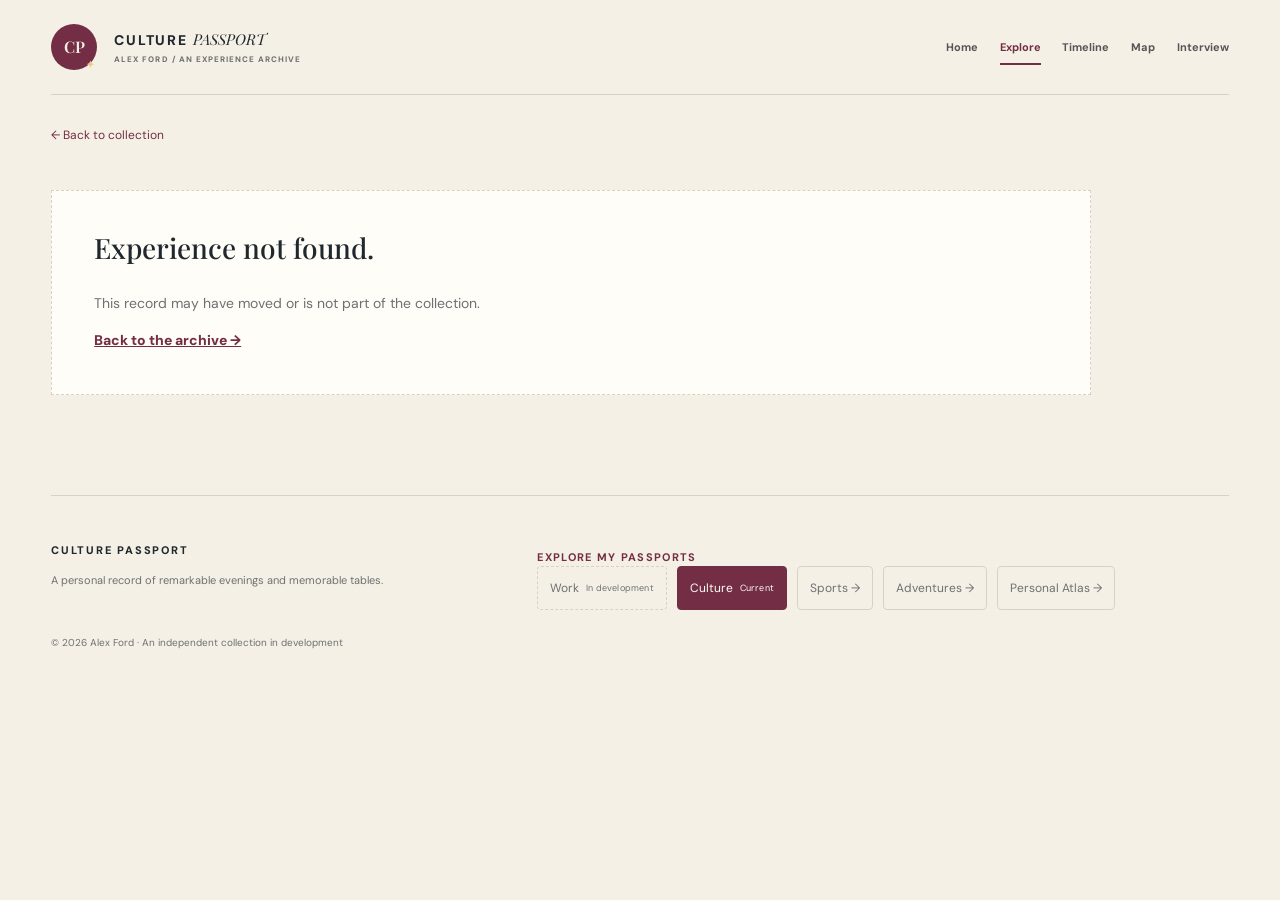
<file: record.html>
<!doctype html>
<html lang="en"><head>
<meta charset="utf-8"><meta name="viewport" content="width=device-width,initial-scale=1,viewport-fit=cover">
<meta name="theme-color" content="#f5f0e6"><meta name="description" content="Culture Passport — a personal record of restaurants, concerts, operas and theater, organized by memory, venue and time.">
<meta name="robots" content="noindex, nofollow">
<title>Experience | Culture Passport · Alex Ford</title>
<link rel="icon" href="./favicon.svg" type="image/svg+xml"><link rel="stylesheet" href="./assets/site.css?v=20261107c">
<script defer src="./assets/app.js?v=20261107c"></script>
</head><body data-page="record"><a class="skip-link" href="#main">Skip to content</a><div class="layout"><header class="masthead">
  <a class="monogram" href="./index.html" aria-label="Culture Passport home">CP<span>✦</span></a>
  <a class="wordmark" href="./index.html">CULTURE <em>PASSPORT</em><small>ALEX FORD / AN EXPERIENCE ARCHIVE</small></a>
  <nav class="nav" aria-label="Primary navigation">
    <a data-nav="home" href="./index.html">Home</a>
    <a data-nav="explore" href="./explore.html">Explore</a>
    <a data-nav="timeline" href="./timeline.html">Timeline</a>
    <a data-nav="map" href="./map.html">Map</a>
    <a data-nav="interview" href="./interview.html">Interview</a>
  </nav>
</header><main id="main">
<nav class="breadcrumbs" aria-label="Breadcrumb"><a href="./explore.html">← Back to collection</a></nav>
<article id="record-detail" class="detail"><div class="empty">Loading experience…</div></article>
</main><footer class="footer">
  <div><strong>CULTURE PASSPORT</strong><p>A personal record of remarkable evenings and memorable tables.</p></div>
  <div class="passport-navigation"><p class="passport-label">Explore my Passports</p><nav class="passport-links" aria-label="Passports"><span data-passport="work" class="passport-pending">Work<small>In development</small></span><span data-passport="culture" aria-current="true">Culture<small>Current</small></span><a data-passport="sports" href="https://sports.alexlford.com">Sports →</a><a data-passport="adventures" href="https://adventures.alexlford.com">Adventures →</a><a data-passport="atlas" href="https://alexlford.github.io/life-map/atlas.html">Personal Atlas →</a></nav></div>
  <small>© 2026 Alex Ford · An independent collection in development</small>
</footer></div></body></html>
</file>
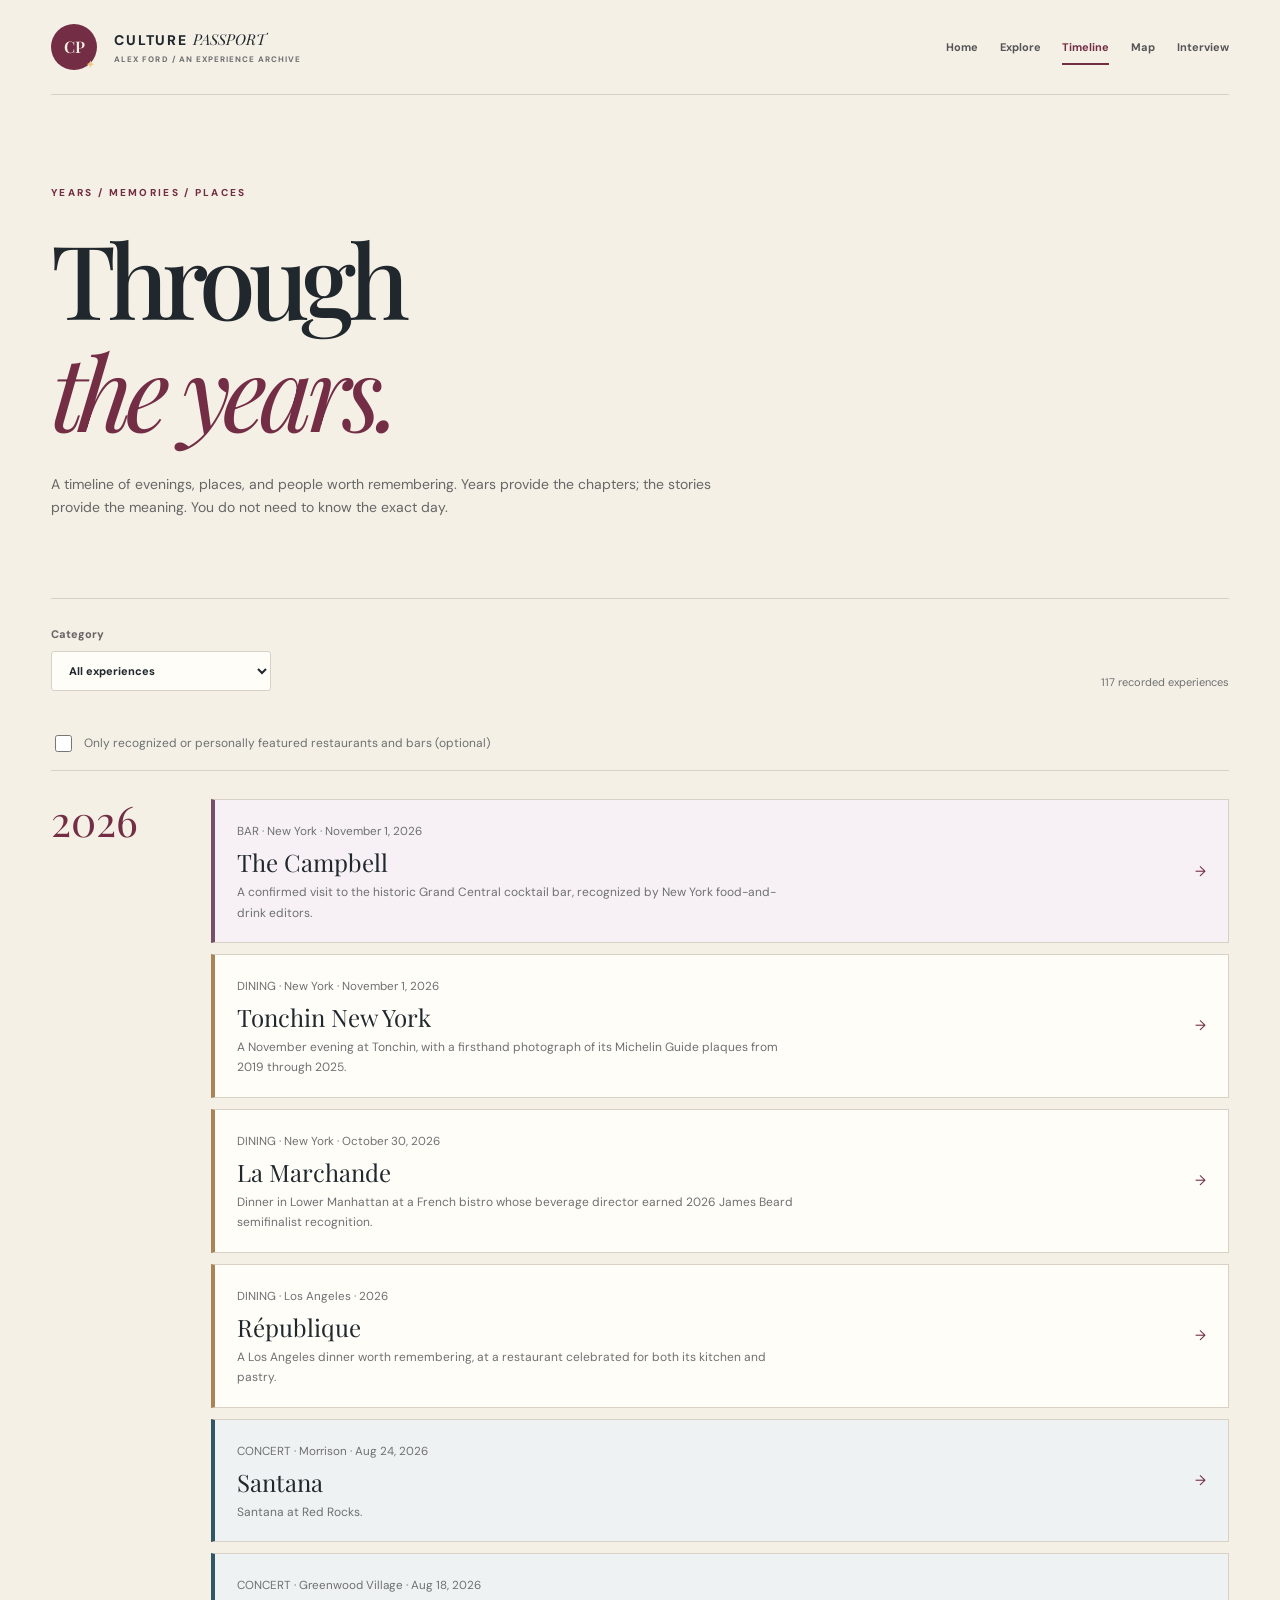
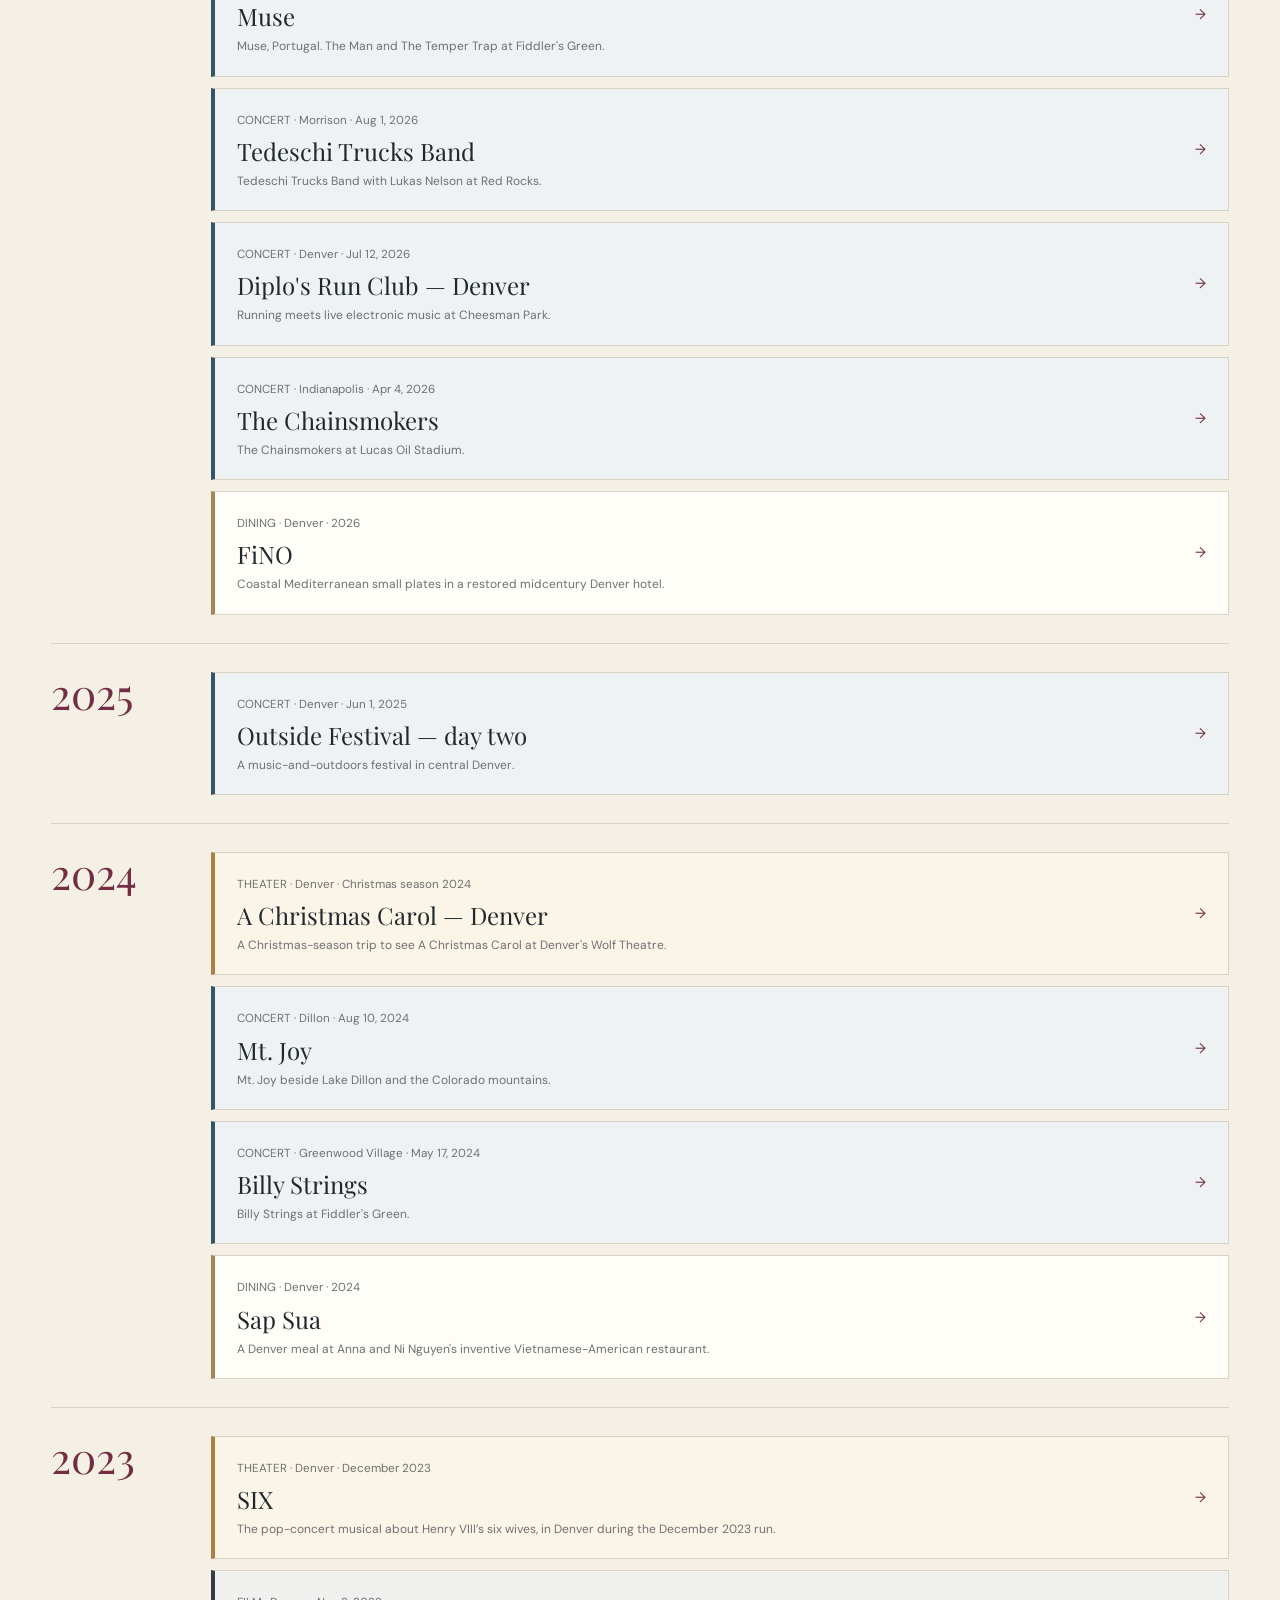
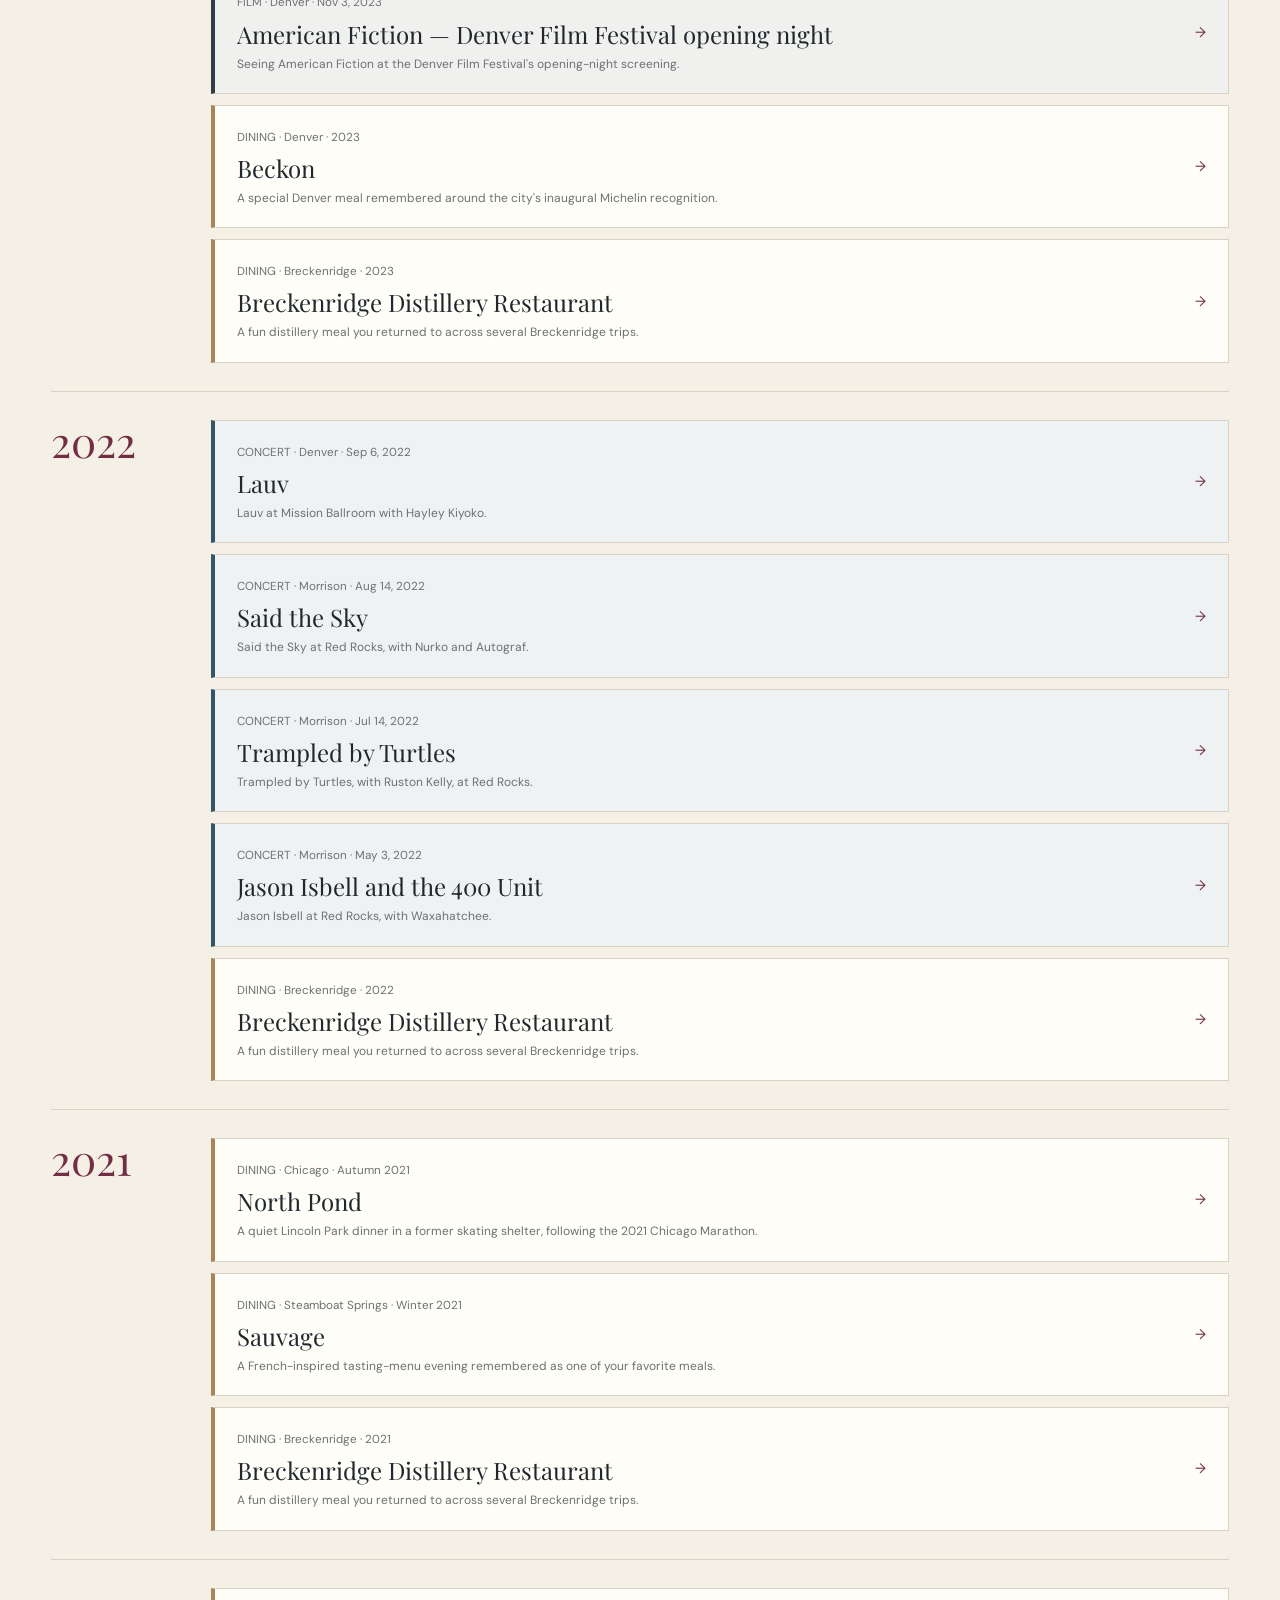
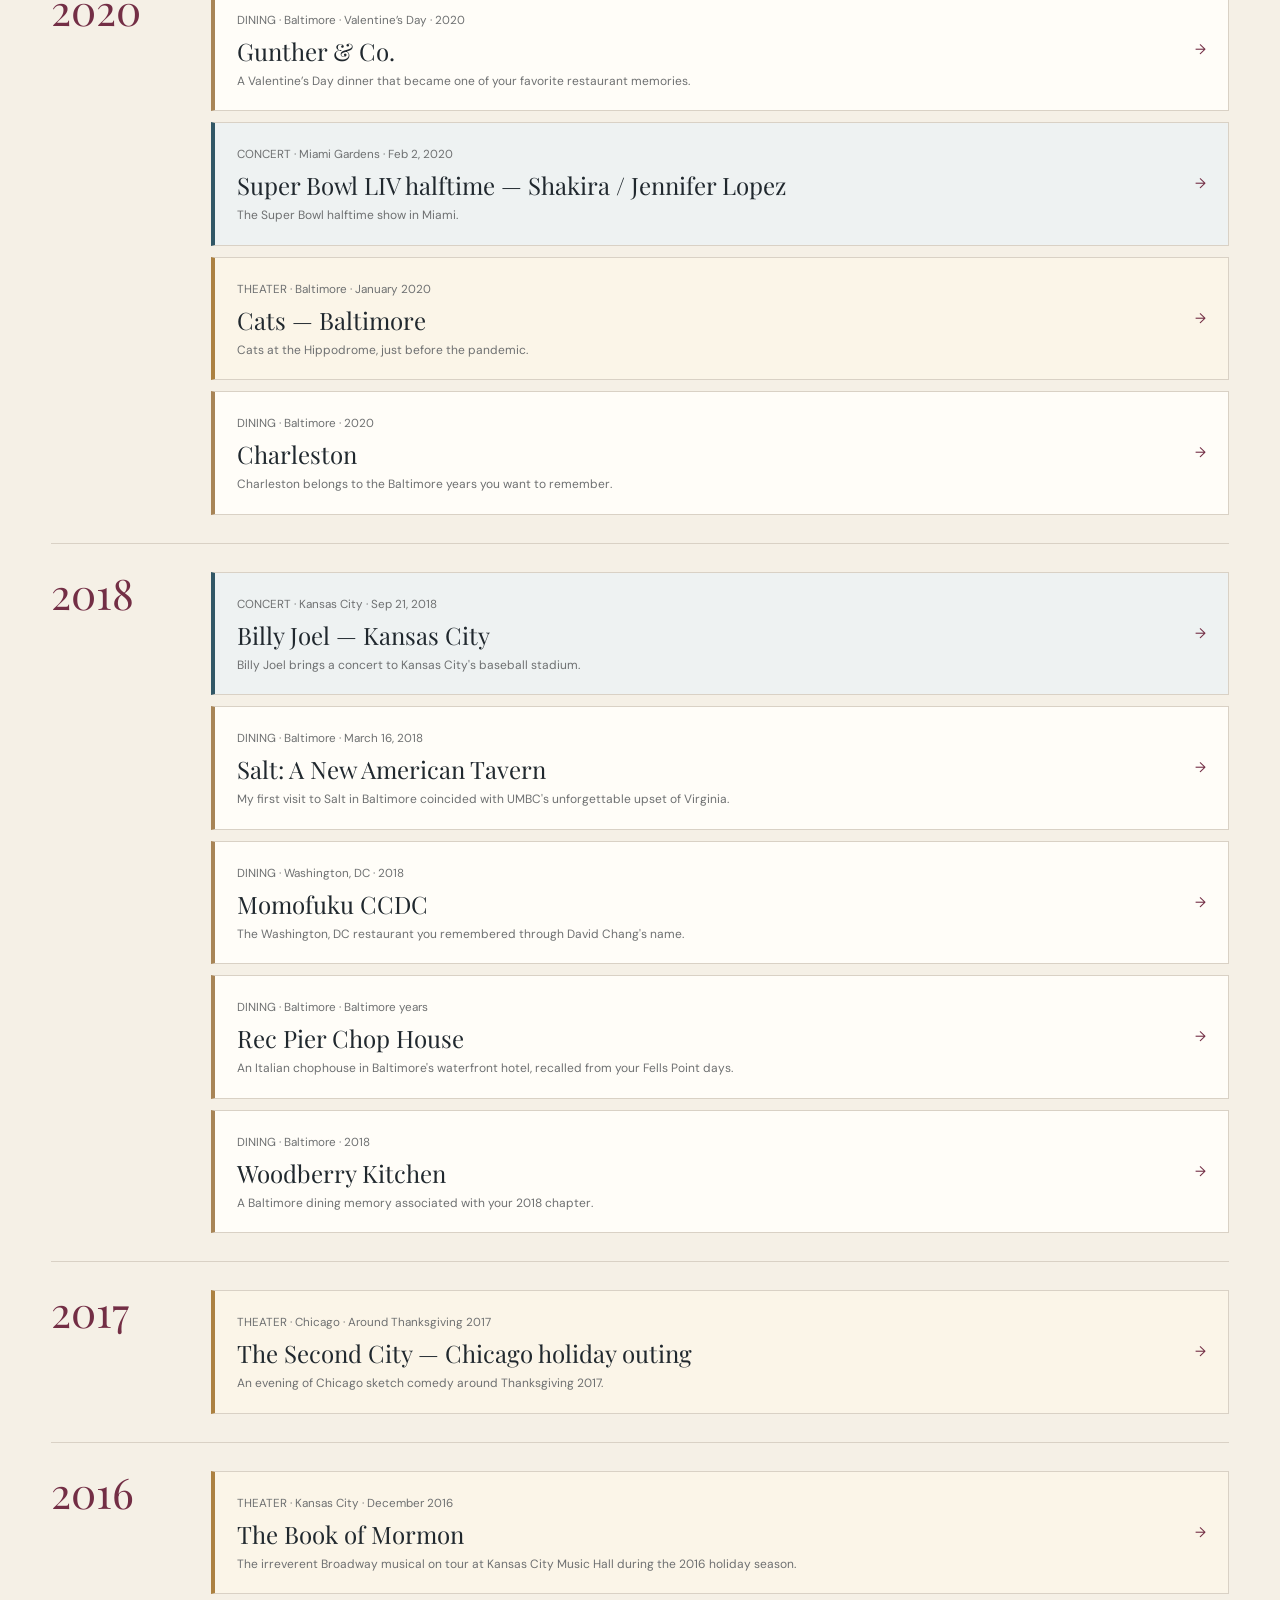
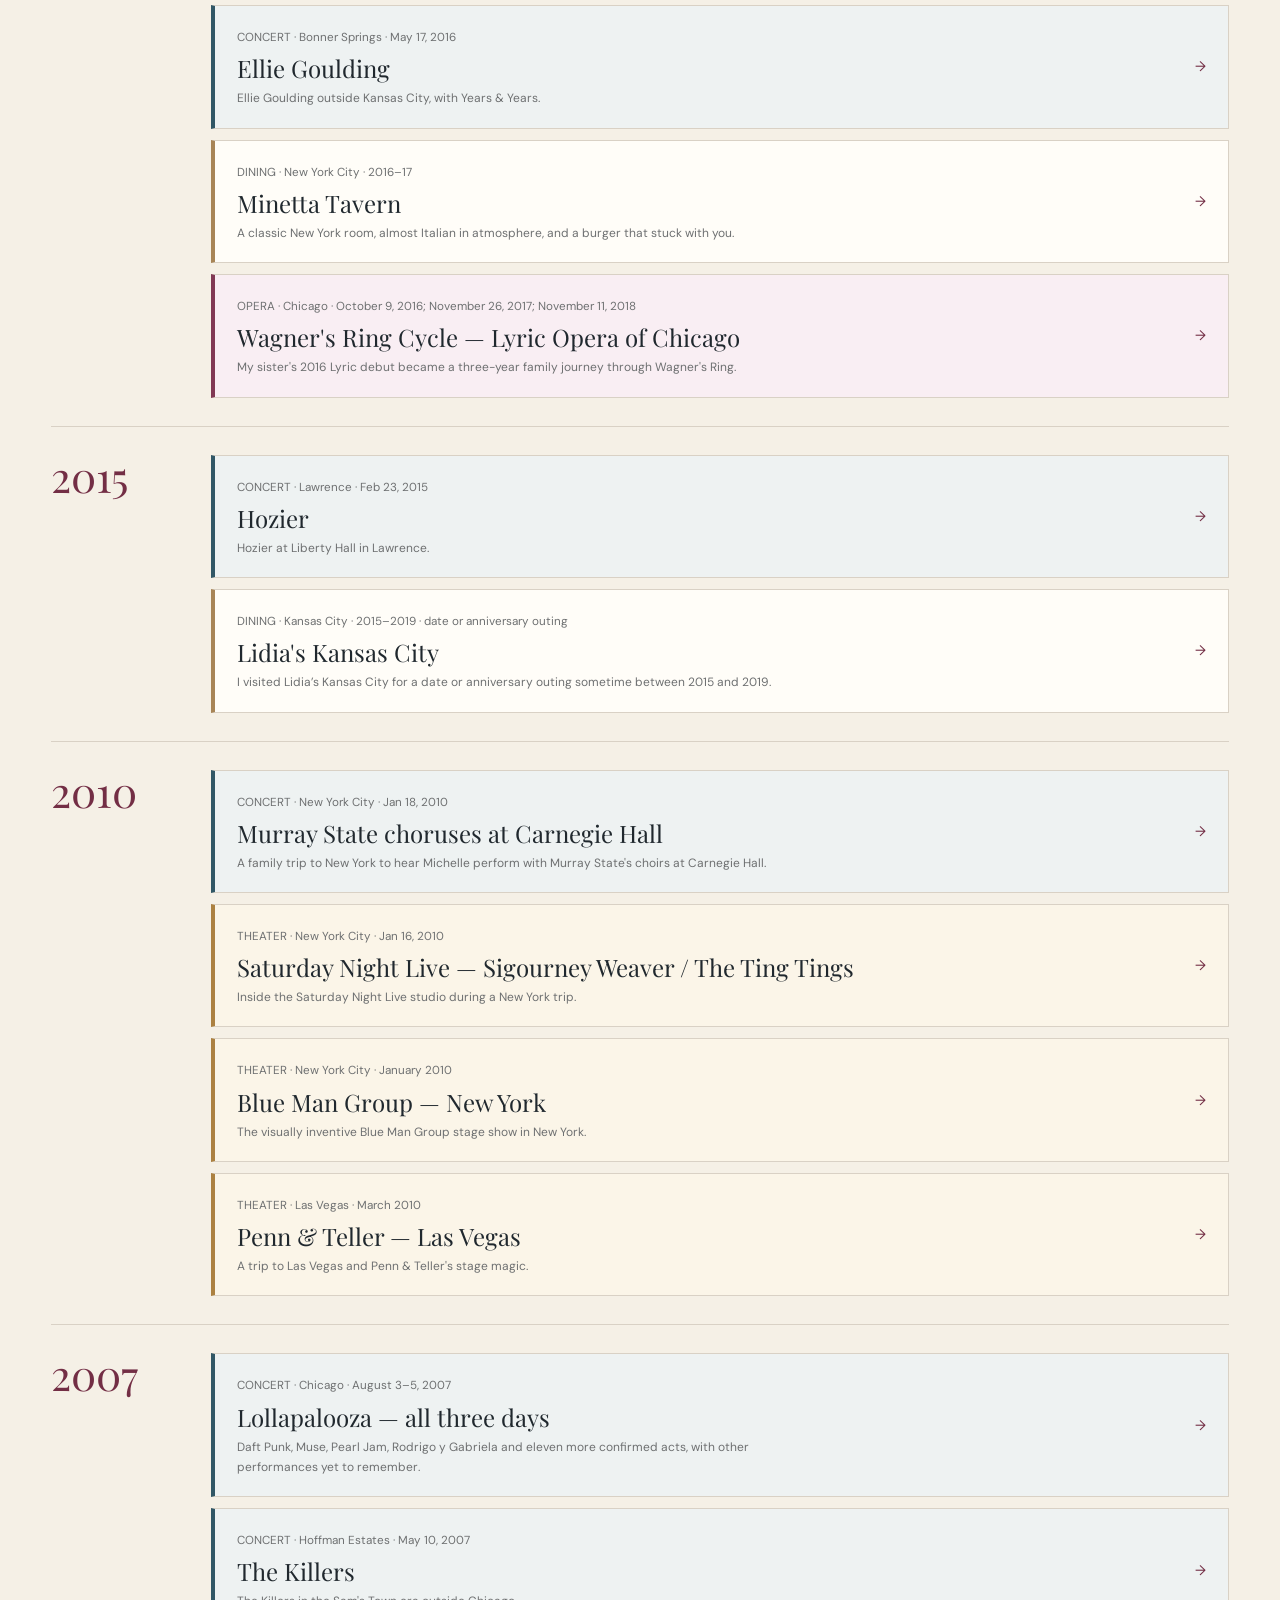
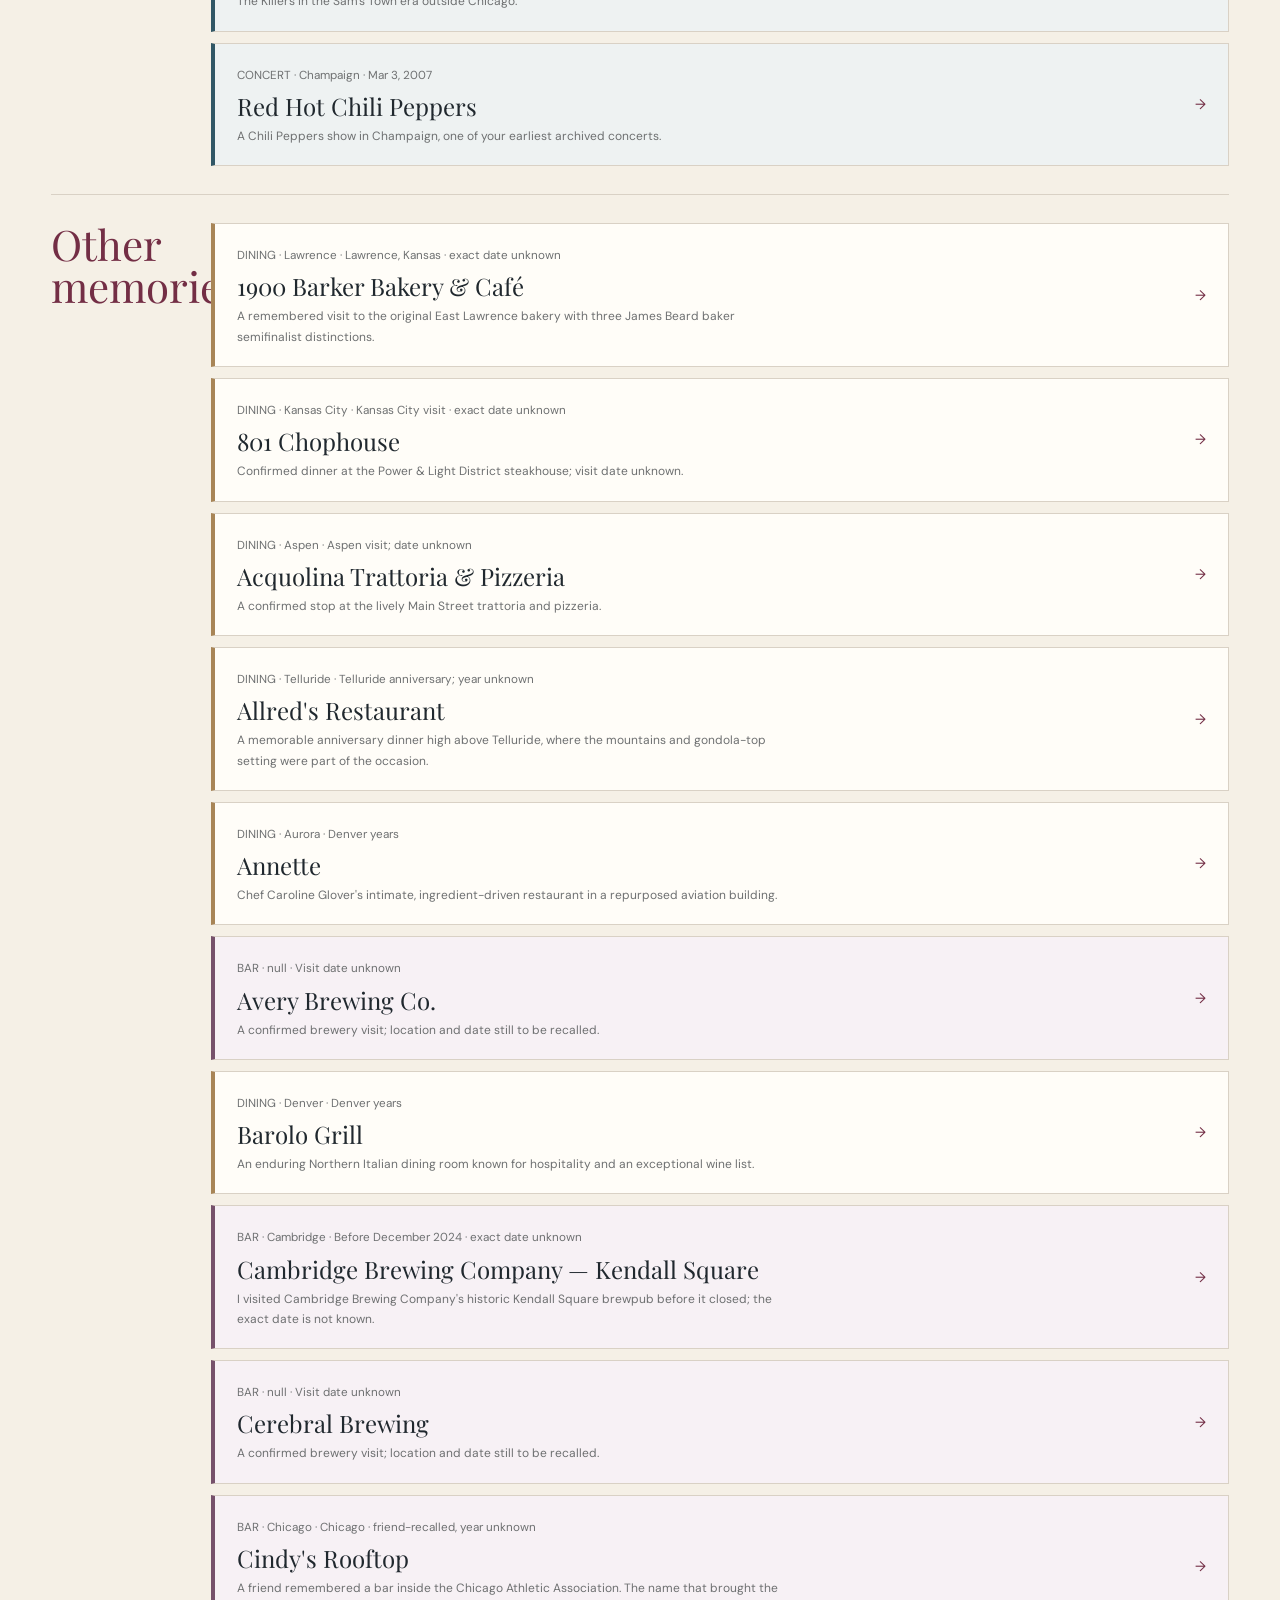
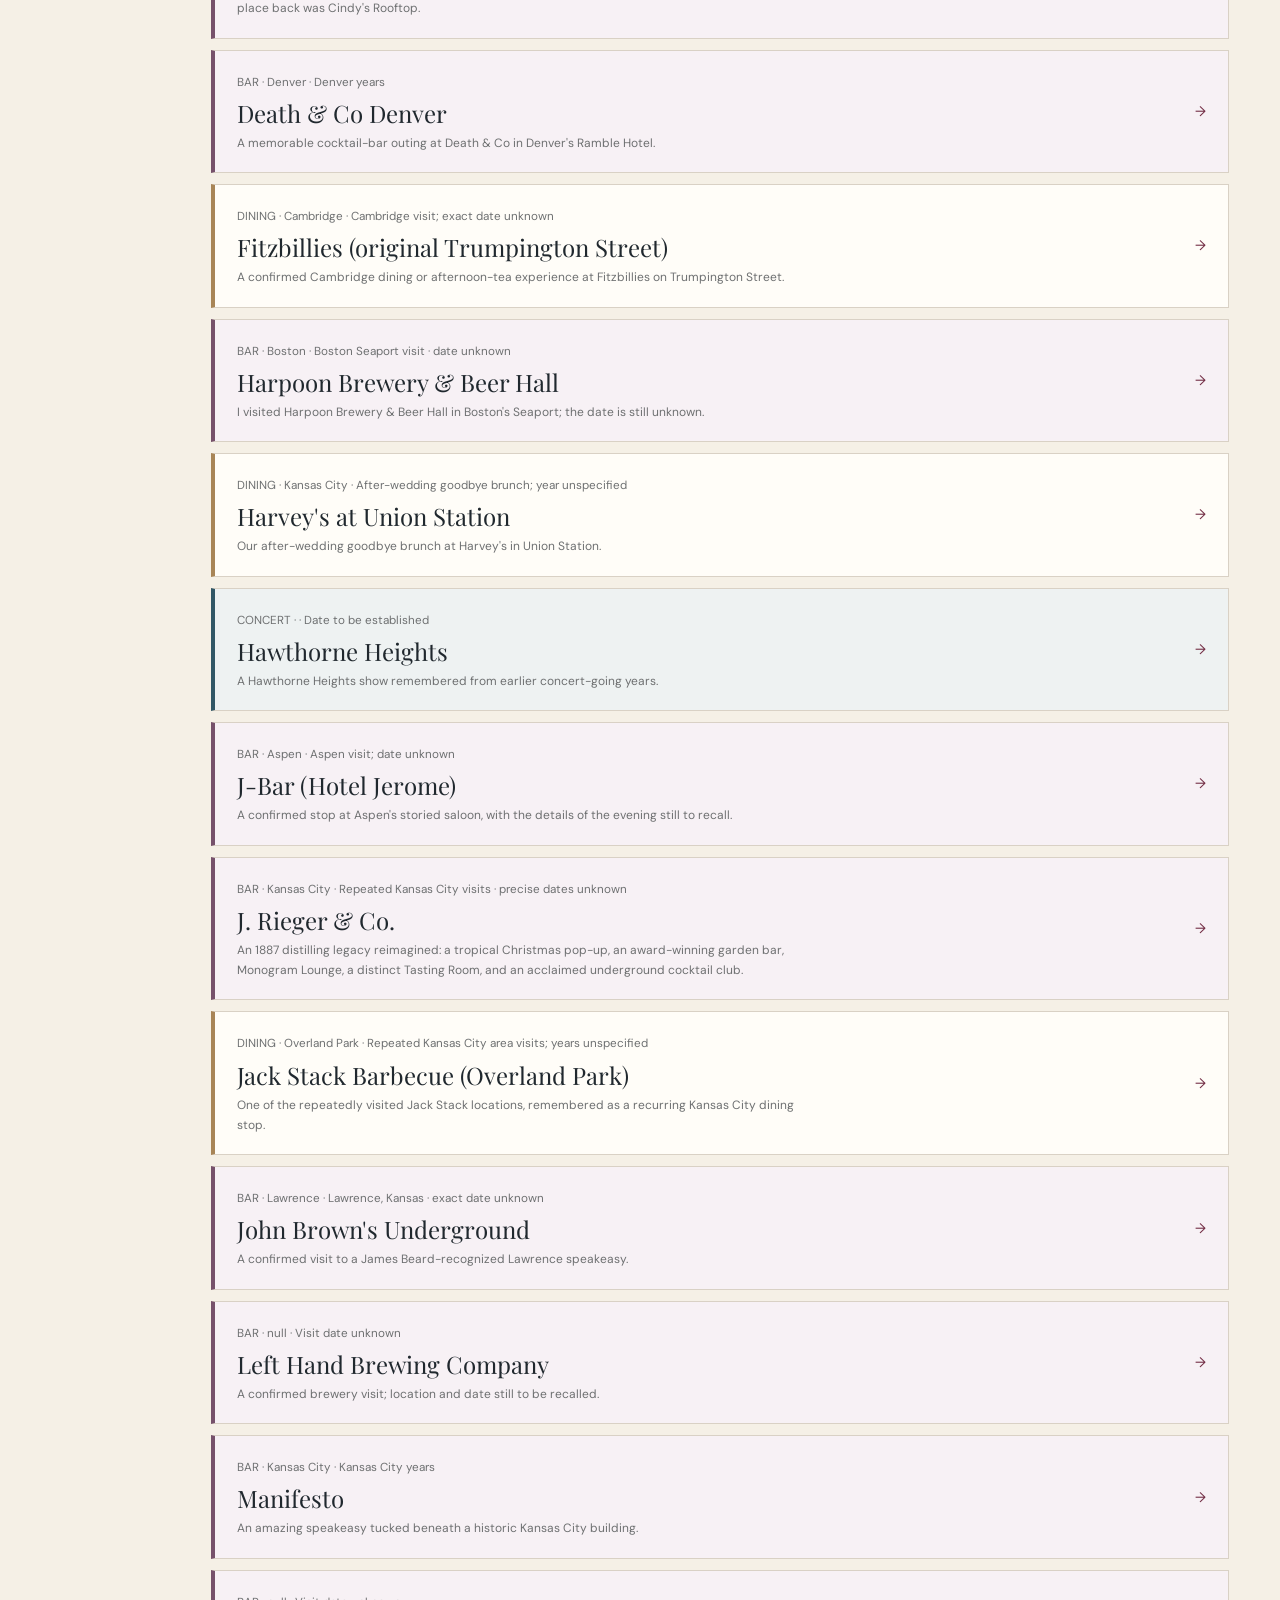
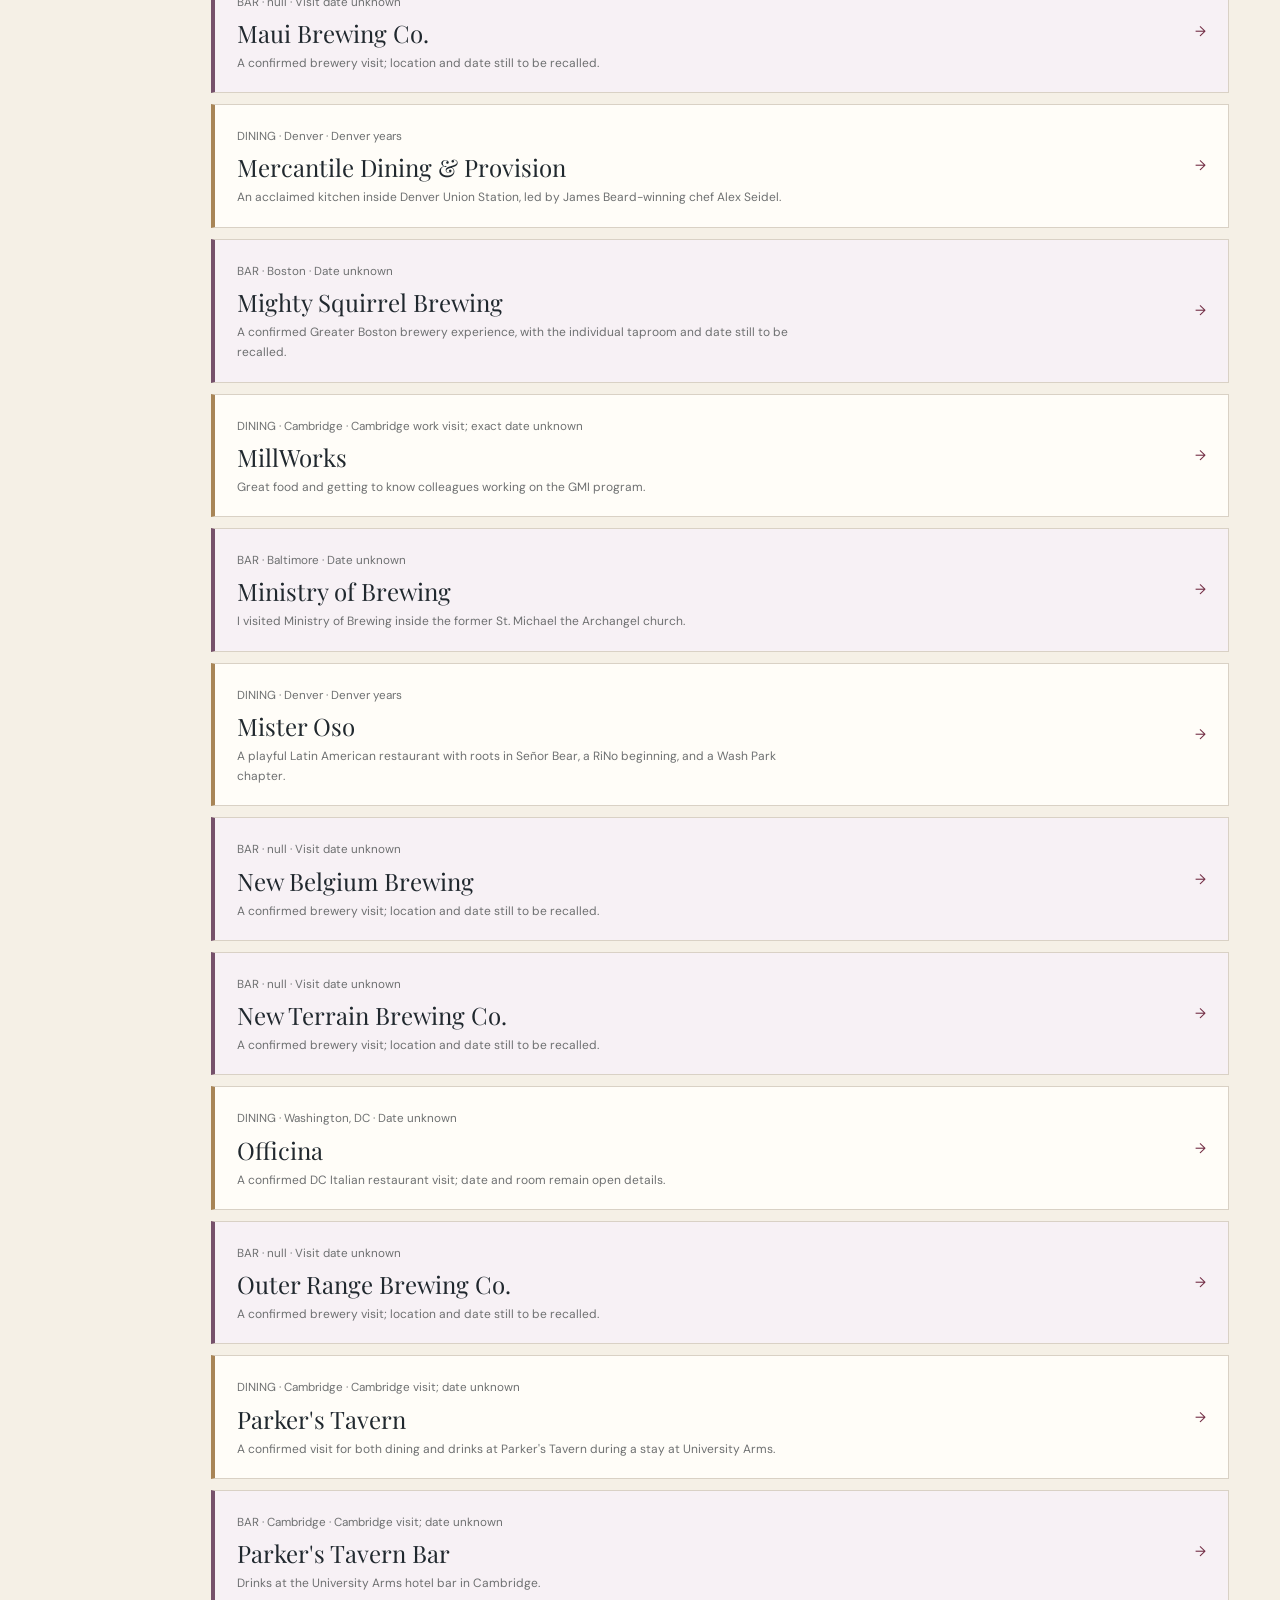
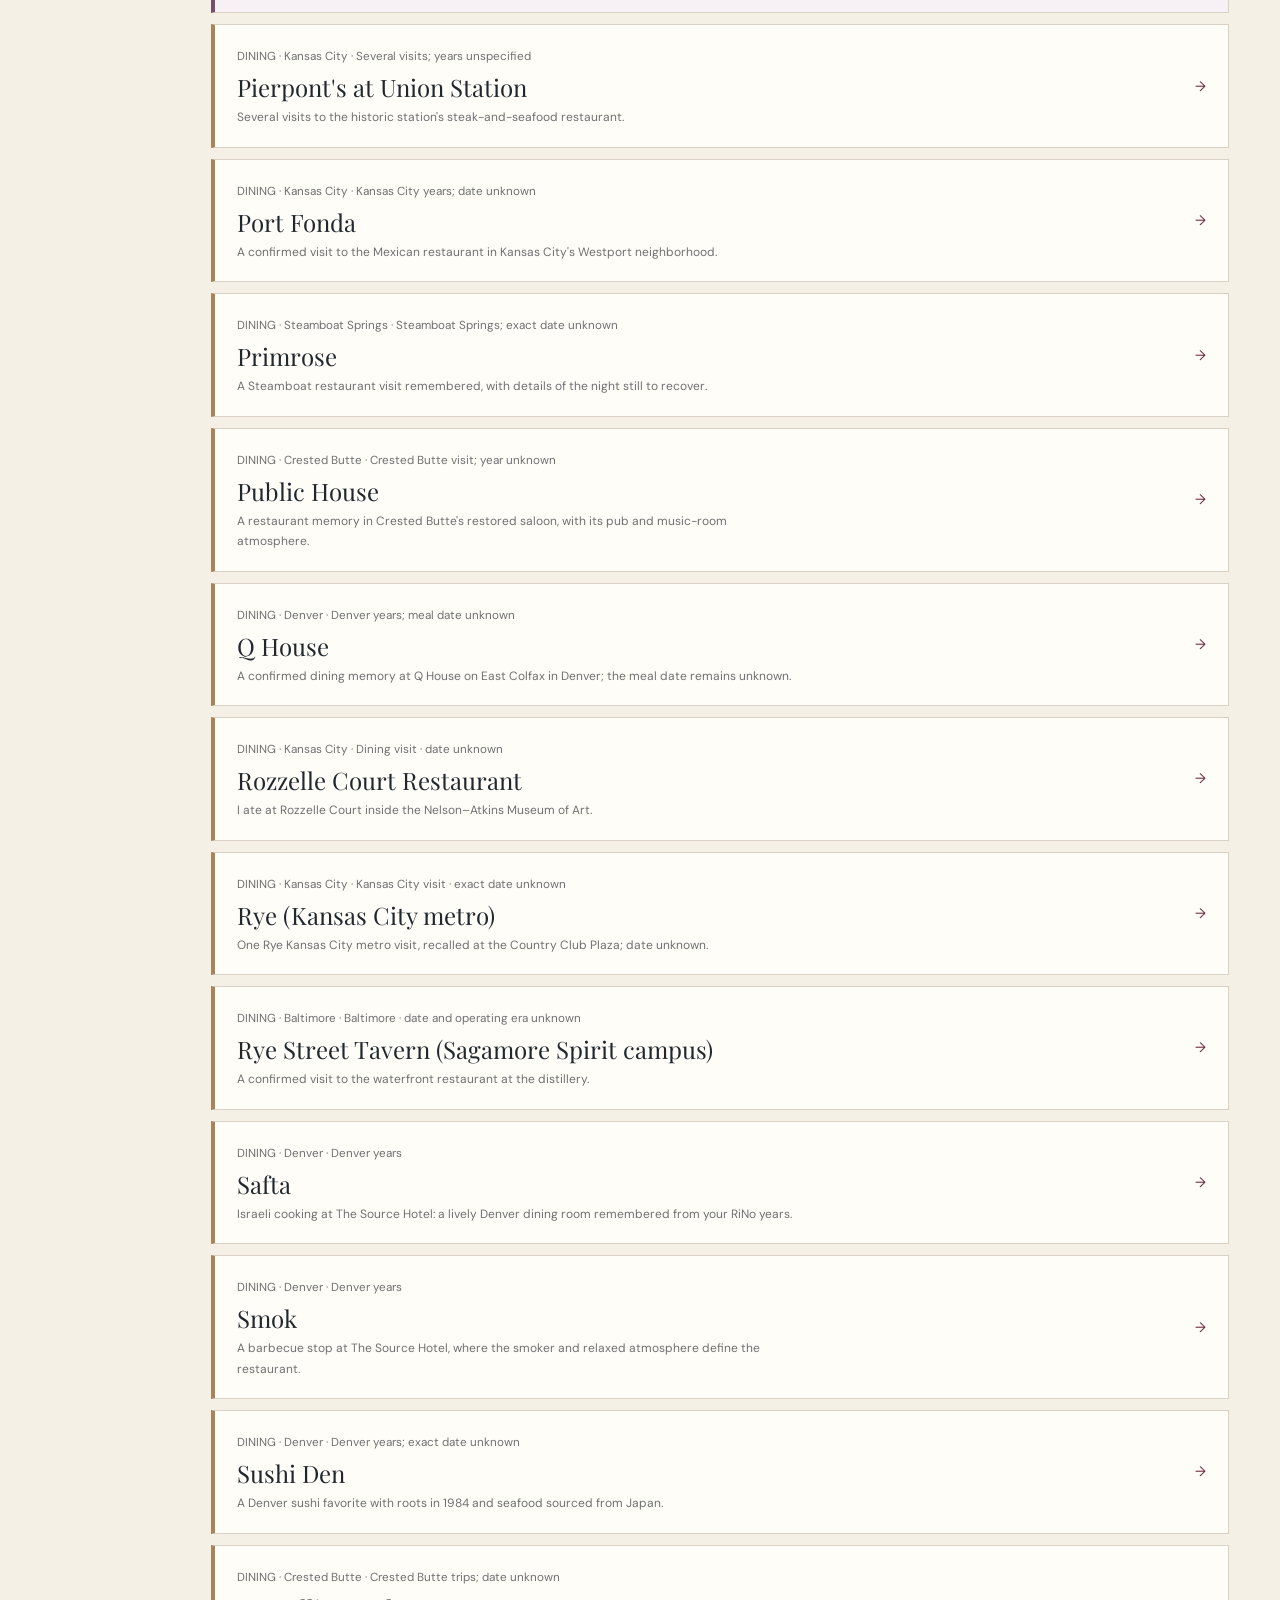
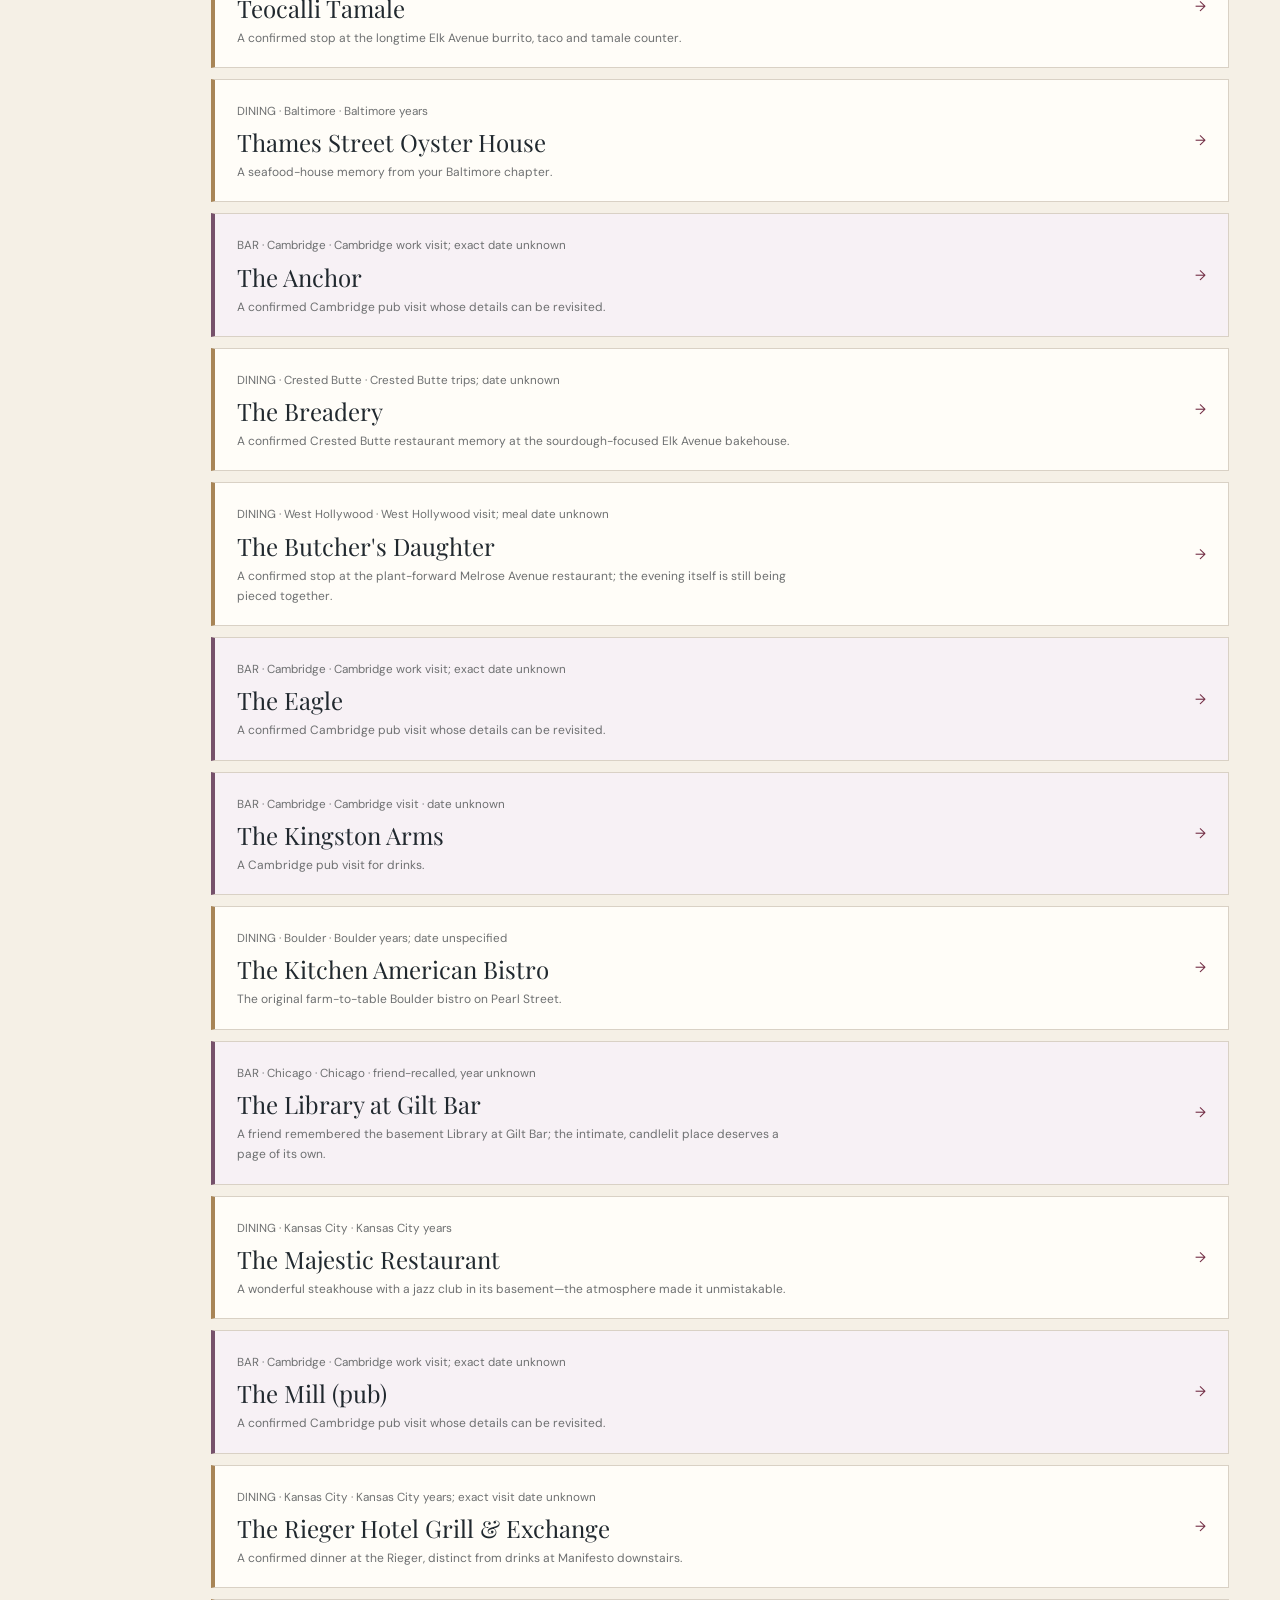
<file: timeline.html>
<!doctype html>
<html lang="en"><head>
<meta charset="utf-8"><meta name="viewport" content="width=device-width,initial-scale=1,viewport-fit=cover">
<meta name="theme-color" content="#f5f0e6"><meta name="description" content="Culture Passport — a personal record of restaurants, concerts, opera, theater and film, organized by memory, venue and time.">
<meta name="robots" content="noindex, nofollow">
<title>Timeline | Culture Passport · Alex Ford</title>
<link rel="icon" href="./favicon.svg" type="image/svg+xml"><link rel="stylesheet" href="./assets/site.css?v=20261107c">
<script defer src="./assets/app.js?v=20261107c"></script>
</head><body data-page="timeline"><a class="skip-link" href="#main">Skip to content</a><div class="layout"><header class="masthead">
  <a class="monogram" href="./index.html" aria-label="Culture Passport home">CP<span>✦</span></a>
  <a class="wordmark" href="./index.html">CULTURE <em>PASSPORT</em><small>ALEX FORD / AN EXPERIENCE ARCHIVE</small></a>
  <nav class="nav" aria-label="Primary navigation">
    <a data-nav="home" href="./index.html">Home</a>
    <a data-nav="explore" href="./explore.html">Explore</a>
    <a data-nav="timeline" href="./timeline.html">Timeline</a>
    <a data-nav="map" href="./map.html">Map</a>
    <a data-nav="interview" href="./interview.html">Interview</a>
  </nav>
</header><main id="main">
<section class="page-intro"><p class="eyebrow">YEARS / MEMORIES / PLACES</p><h1>Through<br><em>the years.</em></h1><p>A timeline of evenings, places, and people worth remembering. Years provide the chapters; the stories provide the meaning. You do not need to know the exact day.</p></section>
<div class="timeline-tools"><label>Category<select id="timeline-type"><option value="all">All experiences</option><option value="dining">Restaurants</option><option value="bar">Bars, Pubs &amp; Breweries</option><option value="concert">Concerts</option><option value="opera">Opera</option><option value="theater">Theater</option><option value="film">Film & Festivals</option></select></label><span id="timeline-count" aria-live="polite"></span></div>
<label class="memory-option"><input id="timeline-highlights-only" type="checkbox"> Only recognized or personally featured restaurants and bars (optional)</label><div id="timeline-results" class="timeline-results"><div class="empty">Loading timeline…</div></div>
</main><footer class="footer">
  <div><strong>CULTURE PASSPORT</strong><p>A personal record of remarkable evenings and memorable tables.</p></div>
  <div class="passport-navigation"><p class="passport-label">Explore my Passports</p><nav class="passport-links" aria-label="Passports"><span data-passport="work" class="passport-pending">Work<small>In development</small></span><span data-passport="culture" aria-current="true">Culture<small>Current</small></span><a data-passport="sports" href="https://sports.alexlford.com">Sports →</a><a data-passport="adventures" href="https://adventures.alexlford.com">Adventures →</a><a data-passport="atlas" href="https://alexlford.github.io/life-map/atlas.html">Personal Atlas →</a></nav></div>
  <small>© 2026 Alex Ford · An independent collection in development</small>
</footer></div></body></html>
</file>
<file: assets/site.css>
@import url('https://fonts.googleapis.com/css2?family=DM+Sans:wght@400;500;600;700;800&family=Playfair+Display:ital,wght@0,400;0,500;0,600;1,400;1,500&display=swap');
:root{--paper:#f5f0e6;--cream:#fffdf8;--ink:#20282e;--muted:#6e7071;--line:#d9d1c5;--wine:#732e45;--wineDark:#502035;--gold:#ae8a4d;--blue:#31576c;--sage:#647d69;--dark:#202a2d;--sans:'DM Sans',Arial,sans-serif;--serif:'Playfair Display',Georgia,serif;color-scheme:light}
*{box-sizing:border-box}html{scroll-behavior:smooth}body{font:400 14px/1.65 var(--sans);background:var(--paper);color:var(--ink);margin:0}a{color:inherit}a:hover{text-decoration-color:var(--wine)}button,input,select,textarea{font:inherit}button{cursor:pointer}button:focus-visible,a:focus-visible,select:focus-visible,input:focus-visible,textarea:focus-visible{outline:3px solid var(--wine);outline-offset:3px}h1,h2,h3,p{margin-top:0}h1,h2,h3{line-height:1.1}.layout{width:min(1400px,100%);margin:auto;padding:0 clamp(18px,4vw,64px)}.masthead{min-height:95px;display:flex;align-items:center;gap:17px;border-bottom:1px solid var(--line)}.monogram{position:relative;display:grid;place-items:center;flex:none;width:46px;height:46px;background:var(--wine);color:var(--paper);text-decoration:none;border-radius:50%;font:600 16px/1 var(--serif)}.monogram span{position:absolute;right:3px;bottom:0;font-size:10px;color:#eec884}.wordmark{font-size:14px;letter-spacing:.13em;line-height:1.25;text-decoration:none;font-weight:800;white-space:nowrap}.wordmark em{font-family:var(--serif);font-size:15px;font-weight:400;letter-spacing:0}.wordmark small{display:block;margin-top:5px;font-size:8px;color:var(--muted);letter-spacing:.13em}.nav{display:flex;margin-left:auto;align-items:center;gap:clamp(10px,1.7vw,25px)}.nav a{font-size:11px;font-weight:700;text-decoration:none;color:#565457;padding:12px 0;position:relative}.nav a.active,.nav a:hover{color:var(--wine)}.nav a.active:after{content:'';height:2px;position:absolute;left:0;right:0;bottom:4px;background:var(--wine)}
.eyebrow{font-size:10px;letter-spacing:.23em;text-transform:uppercase;font-weight:800;color:var(--wine);margin:0 0 20px}.tiny-star{font-size:20px;vertical-align:middle;margin-right:7px;color:var(--gold)}h1,h2,h3,blockquote{font-family:var(--serif);font-weight:500}h1 em,h2 em,blockquote em{font-weight:400;color:var(--wine)}.hero{display:grid;grid-template-columns:minmax(0,1.18fr) minmax(280px,.82fr);border-bottom:1px solid var(--line);min-height:600px}.hero-copy{padding:clamp(74px,8vw,130px) 24px 90px 0;display:flex;align-items:flex-start;flex-direction:column}.hero h1{font-size:clamp(66px,7.5vw,122px);letter-spacing:-.072em;line-height:.99;margin:0 0 35px}.lead{max-width:540px;font-size:clamp(15px,1.6vw,19px);line-height:1.65;color:#555759}.hero-links{display:flex;align-items:center;gap:26px;margin-top:28px;flex-wrap:wrap}.button-main{display:inline-flex;align-items:center;gap:25px;justify-content:space-between;border:1px solid var(--wine);background:var(--wine);padding:13px 19px;color:white;text-decoration:none;font-size:12px;font-weight:800;border-radius:3px}.button-main:hover{background:var(--wineDark)}.text-link{font-weight:800;color:var(--wine);font-size:12px;text-decoration:none;border-bottom:1px solid #bfaea6;padding-bottom:5px}.hero-art{position:relative;overflow:hidden;background:var(--wine);margin:35px 0 35px 24px;color:#e8cf9d;display:grid;place-items:center;min-height:530px}.hero-art:before{content:'';position:absolute;border:1px solid rgba(250,233,199,.2);inset:28px}.hero-orbit{width:70%;max-width:335px;aspect-ratio:1;border:1px solid rgba(237,215,171,.66);border-radius:50%;display:grid;place-items:center;position:relative;transform:rotate(-12deg)}.hero-orbit:before,.hero-orbit:after{content:'';position:absolute;border:1px solid rgba(237,215,171,.36);border-radius:50%;inset:16px}.hero-orbit:after{inset:-24px;border-style:dashed;opacity:.45}.hero-orbit span{font:italic clamp(60px,9vw,128px)/1 var(--serif);color:#f3e4c8}.art-label{position:absolute;font-size:9px;letter-spacing:.23em;font-weight:700;left:55px}.art-top{top:52px}.art-bottom{bottom:55px}.art-star{position:absolute;font-style:normal;font-size:28px}.star-one{top:26%;right:14%}.star-two{bottom:25%;left:14%;font-size:16px}.metrics{display:grid;grid-template-columns:repeat(4,1fr);border-bottom:1px solid var(--line)}.metrics>div{padding:26px 14px 28px;border-right:1px solid var(--line)}.metrics>div:last-child{border-right:0}.metrics strong{font:500 45px/1 var(--serif);display:block}.metrics span{display:block;font-size:10px;letter-spacing:.06em;color:var(--muted);margin-top:8px}
.home-section{padding:90px 0;border-bottom:1px solid var(--line)}.section-head{display:flex;align-items:end;justify-content:space-between;gap:24px;margin-bottom:32px}.section-head h2,.home-section h2,.copy-panel h2{font-size:clamp(36px,4vw,57px);letter-spacing:-.04em;margin:0}.section-head>p{max-width:300px;color:var(--muted);font-size:12px}.chapter-grid{display:grid;grid-template-columns:repeat(4,1fr);gap:14px}.chapter{min-height:354px;display:flex;flex-direction:column;padding:22px;border:1px solid var(--line);background:var(--cream);text-decoration:none;transition:transform .2s,border-color .2s}.chapter:hover{transform:translateY(-4px);border-color:var(--wine)}.chapter-symbol{font-size:58px;line-height:1;color:var(--wine);height:94px;font-family:var(--serif)}.chapter-concert .chapter-symbol{color:var(--blue)}.chapter-opera .chapter-symbol{color:var(--sage)}.chapter-theater .chapter-symbol{color:var(--gold)}.chapter-number{font-size:9px;color:var(--wine);font-weight:800;letter-spacing:.14em}.chapter h3{font-size:clamp(23px,2.4vw,35px);letter-spacing:-.04em;margin:13px 0 10px}.chapter p{color:var(--muted);font-size:12px;line-height:1.7}.chapter-bottom{display:flex;align-items:center;justify-content:space-between;gap:8px;border-top:1px solid var(--line);margin-top:auto;padding-top:18px;font-size:10px;color:var(--wine)}.chapter-bottom b{font-weight:800}.split-section{display:grid;grid-template-columns:.7fr 1.3fr;gap:50px}.section-intro{max-width:380px;color:var(--muted);font-size:13px;line-height:1.8;margin:26px 0}.featured-list{border-top:1px solid var(--line)}.feature-row{display:grid;grid-template-columns:100px 1fr auto;align-items:center;gap:18px;text-decoration:none;padding:24px 10px;border-bottom:1px solid var(--line)}.feature-row:hover{background:rgba(115,46,69,.04)}.feature-year{font:24px var(--serif);color:var(--wine)}.feature-row strong{font:22px var(--serif)}.feature-row small{display:block;color:var(--muted);font-size:11px}.feature-arrow{color:var(--wine)}.closing{text-align:center;padding:105px 0 115px}.closing>span{font-size:30px;color:var(--wine)}.closing blockquote{font-size:clamp(34px,4.5vw,65px);line-height:1.3;margin:25px auto 35px}.closing>div{display:flex;gap:30px;justify-content:center;flex-wrap:wrap}.closing a{font-size:12px;color:var(--wine);font-weight:700}.footer{display:grid;grid-template-columns:1fr 1fr;gap:25px;padding:42px 0;border-top:1px solid var(--line);color:var(--muted)}.footer strong{font-weight:800;color:var(--ink);letter-spacing:.16em;font-size:11px}.footer p{font-size:11px;margin:10px 0 0}.footer small{grid-column:1/-1;font-size:10px}.footer-links{display:flex;justify-content:flex-end;align-items:start;gap:20px;flex-wrap:wrap}.footer-links a{text-decoration:none;color:var(--wine);font-size:11px;font-weight:700}
.page-intro{padding:90px 0 65px;border-bottom:1px solid var(--line)}.page-intro h1{font-size:clamp(65px,8vw,115px);letter-spacing:-.07em;margin:0 0 26px}.page-intro>p:last-child{color:#666;max-width:670px;font-size:14px}.browser{padding:35px 0 22px}.tabstrip{display:flex;flex-wrap:wrap;gap:6px}.tabstrip button{border:1px solid var(--line);border-radius:30px;background:transparent;padding:10px 16px;font-size:11px;font-weight:800;color:var(--muted)}.tabstrip button.active{background:var(--wine);border-color:var(--wine);color:white}.filter-row{display:grid;grid-template-columns:minmax(240px,2fr) minmax(190px,1fr);gap:15px;margin-top:24px}.filter-row label,.timeline-tools label{font-size:11px;font-weight:800;color:#696566}.filter-row input,.filter-row select,.timeline-tools select{display:block;width:100%;margin-top:8px;padding:11px 13px;border:1px solid var(--line);background:var(--cream);color:var(--ink);border-radius:3px}.result-count{font-size:11px;margin:18px 0 0;color:var(--muted)}.record-grid{display:grid;grid-template-columns:repeat(3,minmax(0,1fr));gap:16px;padding:20px 0 95px}.record-card{padding:25px;border:1px solid var(--line);background:var(--cream);display:flex;flex-direction:column;min-height:285px;text-decoration:none}.record-card:hover{border-color:var(--wine)}.record-card .eyebrow{margin-bottom:42px}.record-card h3{font-size:29px;letter-spacing:-.03em;margin:0 0 12px}.record-card p{color:var(--muted);font-size:12px;line-height:1.7}.record-footer{margin-top:auto;border-top:1px solid var(--line);padding-top:14px;display:flex;justify-content:space-between;gap:8px;color:var(--wine);font-size:11px;font-weight:700}.empty{grid-column:1/-1;padding:42px;border:1px dashed var(--line);background:var(--cream);color:var(--muted)}.empty h3{font-size:28px;color:var(--ink)}.empty a{font-weight:800;color:var(--wine)}.timeline-tools{display:flex;align-items:end;justify-content:space-between;gap:20px;padding:26px 0}.timeline-tools select{min-width:220px}.timeline-tools>span{font-size:11px;color:var(--muted)}.timeline-results{padding:0 0 90px}.timeline-group{display:grid;grid-template-columns:160px 1fr;border-top:1px solid var(--line);padding:28px 0}.timeline-year{font:42px/1 var(--serif);color:var(--wine)}.timeline-stack{display:grid;gap:11px}.timeline-entry{background:var(--cream);border:1px solid var(--line);padding:19px 22px;text-decoration:none;display:grid;grid-template-columns:1fr auto;align-items:center;gap:15px}.timeline-entry h3{font:24px var(--serif);margin:4px 0}.timeline-entry small{color:var(--muted)}.timeline-entry>span{color:var(--wine)}
.map-intro{padding-bottom:40px}.map-intro h1{font-size:clamp(57px,7vw,95px)}.map-shell{display:grid;grid-template-columns:minmax(0,1fr) 270px;border:1px solid var(--line);background:var(--cream);margin:35px 0 95px;min-height:550px}.culture-map{height:550px;position:relative;background:#e6e8e5}.map-sidebar{padding:30px 24px;border-left:1px solid var(--line)}.map-sidebar h2{font-size:30px}.city-list{display:grid;gap:3px}.city-item{display:flex;flex-direction:column;padding:13px 0;border-bottom:1px solid var(--line);text-decoration:none;background:none;border-left:0;border-right:0;border-top:0;align-items:flex-start;text-align:left;color:var(--ink);width:100%}.city-item strong{font-size:12px}.city-item span{font-size:11px;color:var(--muted)}.leaflet-container{font:12px var(--sans)}.leaflet-popup-content a{color:var(--wine);font-weight:700}.culture-marker{height:28px;width:28px;border:3px solid #fff;border-radius:50%;background:var(--wine);box-shadow:0 2px 12px #0005;display:grid;place-items:center;color:white;font-weight:800;font-size:12px}
.breadcrumbs{padding:28px 0}.breadcrumbs a{font-size:12px;color:var(--wine);text-decoration:none}.detail{padding:60px 0 100px;max-width:910px}.detail h1{font-size:clamp(53px,7vw,102px);letter-spacing:-.06em}.detail-lead{font:clamp(20px,2.5vw,30px)/1.5 var(--serif);margin:28px 0 48px;color:#53545a}.detail-grid{display:grid;grid-template-columns:1fr 1fr;gap:20px;margin:40px 0}.detail-metric{border-top:1px solid var(--line);padding:16px 0}.detail-metric small{display:block;letter-spacing:.09em;font-size:10px;color:var(--wine);font-weight:800}.detail-metric strong{font-size:15px}.award-list{display:grid;gap:11px}.award-card{padding:18px 20px;border:1px solid var(--line);background:var(--cream)}.award-card p{margin:4px 0 0;color:var(--muted);font-size:11px}.award-card a{font-size:11px;color:var(--wine)}.detail h2{font-size:38px;margin:38px 0 16px}.caveat{padding:18px;border-left:3px solid var(--gold);background:#efe8dc;color:#666;font-size:12px}.detail-note{font-size:12px;color:var(--muted)}
.interview-banner{display:flex;gap:18px;background:#ece0d9;border:1px solid #d3b9b0;padding:20px 24px;margin:34px 0}.interview-banner>span{font-size:27px;color:var(--wine)}.interview-banner strong{font-size:14px}.interview-banner p{font-size:12px;margin:5px 0 0}.interview-actions{display:flex;align-items:center;justify-content:space-between;gap:20px;margin-bottom:20px}.interview-actions>span{font-size:11px;color:var(--muted)}.interview-list{display:grid;grid-template-columns:repeat(2,minmax(0,1fr));gap:12px}.interview-item{background:var(--cream);border:1px solid var(--line);padding:22px}.interview-item h3{font:25px var(--serif);margin:8px 0}.interview-item p{font-size:12px;color:var(--muted);line-height:1.65}.interview-item .tag{font-size:9px;color:var(--wine);letter-spacing:.07em;font-weight:800}.locked{border-left:3px solid var(--sage);padding:7px 11px;background:#eef0e9;font-size:11px;color:#445d46}.locked.maybe{border-color:var(--gold);background:#f5eddb;color:#745827}.locked.no{border-color:#ab8e8e;background:#f2e9e8}.choices{display:flex;gap:6px;flex-wrap:wrap;margin-top:18px}.choices button{border:1px solid var(--line);border-radius:30px;background:transparent;color:var(--ink);padding:7px 13px;font-size:11px;font-weight:800}.choices button.active{background:var(--wine);color:white;border-color:var(--wine)}.source-link{display:inline-block;color:var(--wine);font-size:11px;margin-top:14px}.copy-panel{border-top:1px solid var(--line);padding:65px 0 100px;margin-top:55px}.copy-panel p:not(.eyebrow){font-size:12px;color:var(--muted)}textarea{width:100%;border:1px solid var(--line);padding:15px;background:var(--cream);color:var(--ink);font-size:12px;line-height:1.6}.copy-actions{margin-top:12px;display:flex;align-items:center;gap:15px;flex-wrap:wrap}.button-quiet{border:1px solid var(--line);background:transparent;padding:12px 15px;color:var(--wine);font-size:12px;font-weight:700}.copy-actions>span{font-size:12px}
@media(max-width:1100px){.chapter-grid{grid-template-columns:repeat(2,minmax(0,1fr))}.chapter{min-height:300px}.record-grid{grid-template-columns:repeat(2,minmax(0,1fr))}.masthead{flex-wrap:wrap;padding:15px 0}.nav{width:100%;order:3;margin-left:0;overflow:auto;white-space:nowrap;gap:25px}.hero{grid-template-columns:1fr .85fr}.hero-art{min-height:450px}.hero h1{font-size:clamp(61px,7vw,95px)}}
@media(max-width:720px){.hero{display:block}.hero-copy{padding:70px 0 55px}.hero-art{margin:0 0 25px;min-height:290px}.hero-orbit{max-width:230px}.art-label{left:34px}.metrics{grid-template-columns:repeat(2,1fr)}.metrics>div:nth-child(2){border-right:0}.metrics>div:nth-child(-n+2){border-bottom:1px solid var(--line)}.home-section{padding:65px 0}.section-head{display:block}.section-head>p{max-width:none;margin:18px 0 0}.split-section{grid-template-columns:1fr}.record-grid,.interview-list{grid-template-columns:1fr}.page-intro{padding:62px 0 44px}.map-shell{grid-template-columns:1fr}.culture-map{height:390px}.map-shell{min-height:0}.map-sidebar{border-left:0;border-top:1px solid var(--line)}.timeline-group{grid-template-columns:105px 1fr}.timeline-year{font-size:30px}.filter-row{grid-template-columns:1fr}.footer{grid-template-columns:1fr}.footer-links{justify-content:flex-start}.footer small{grid-column:1}.detail-grid{grid-template-columns:1fr}.interview-actions{display:block}.interview-actions>span{display:inline-block;margin-top:15px}}
@media(max-width:450px){.wordmark{font-size:11px}.wordmark em{font-size:13px}.monogram{width:40px;height:40px}.hero h1{font-size:61px}.hero-links{align-items:flex-start;flex-direction:column}.chapter-grid{grid-template-columns:1fr}.chapter{min-height:260px}.chapter-symbol{height:68px;font-size:48px}.feature-row{grid-template-columns:70px 1fr auto;gap:7px}.feature-year{font-size:18px}.feature-row strong{font-size:17px}.timeline-group{grid-template-columns:1fr;gap:15px}.timeline-year{font-size:28px}}
@media(prefers-reduced-motion:reduce){html{scroll-behavior:auto}.chapter{transition:none}}

.interview-period{margin:0 0 24px;padding:11px 0;border-bottom:1px solid var(--line);color:var(--muted);font-size:11px;letter-spacing:.06em;font-weight:700}

.memory-option{display:inline-flex;align-items:center;gap:9px;color:var(--muted);font-size:12px;margin:15px 0}.memory-option input{accent-color:var(--wine);width:17px;height:17px}.interview-screen{padding:12px 0 20px}.interview-screen .eyebrow{margin-bottom:12px}.qualifies{font-size:10px!important;letter-spacing:.08em;color:var(--wine)!important;font-weight:800;text-transform:uppercase}.qualifies.neutral{color:var(--muted)!important}.interview-screen .tabstrip{margin-bottom:10px}

.chapter-grid{grid-template-columns:repeat(5,minmax(0,1fr))}.chapter-bar .chapter-symbol{color:#82577e}.chapter-bar .chapter-number{color:#82577e}@media(max-width:1100px){.chapter-grid{grid-template-columns:repeat(3,minmax(0,1fr))}}@media(max-width:720px){.chapter-grid{grid-template-columns:repeat(2,minmax(0,1fr))}}@media(max-width:450px){.chapter-grid{grid-template-columns:1fr}}

/* Memory-first presentation: the experience, not the booking, has prominence. */
.memory-period{font-size:12px;letter-spacing:.06em;text-transform:uppercase;color:var(--wine);font-weight:800;margin:9px 0 46px}
.detail .memory-heading{font:400 clamp(28px,3.2vw,48px)/1.24 var(--serif);letter-spacing:-.03em;margin:38px 0 17px}
.memory-quote{font:400 clamp(18px,2vw,25px)/1.65 var(--serif);color:#505155;max-width:780px;margin:0 0 37px}
.memory-favorite{margin-top:12px}
.memory-disclosure{font-size:12px;color:var(--muted);max-width:560px;margin-bottom:32px}
.archive-details{margin-top:68px;border-top:1px solid var(--line);border-bottom:1px solid var(--line);padding:17px 0;color:var(--muted);font-size:12px}
.archive-details summary{cursor:pointer;font-weight:700;color:var(--wine);font-size:12px}
.archive-details-body{padding:18px 0 3px;max-width:680px;line-height:1.65;overflow-wrap:anywhere}
.archive-details-body p{margin:0 0 12px}
.archive-details-body strong{color:var(--ink)}
.timeline-memory{color:var(--muted);font-size:12px;line-height:1.7;margin:4px 0 0;max-width:560px}

/* Stable, keyboard- and touch-friendly interview batching. */
.interview-pagination{display:flex;align-items:center;justify-content:space-between;gap:12px;margin:24px 0 0;padding:18px 0;border-top:1px solid var(--line);border-bottom:1px solid var(--line)}
.interview-pagination button{min-height:42px;border:1px solid var(--line);background:var(--cream);color:var(--wine);font-size:12px;font-weight:750;padding:10px 15px;cursor:pointer}
.interview-pagination button:disabled{opacity:.35;cursor:not-allowed}
.interview-pagination span{color:var(--muted);font-size:12px;text-align:center}
.interview-save-status{color:var(--muted);font-size:12px;margin:3px 0 18px}
.choices button{min-height:40px;cursor:pointer}
.choices button:focus-visible,.interview-pagination button:focus-visible{outline:3px solid var(--wine);outline-offset:3px}
@media(max-width:520px){.interview-pagination{flex-wrap:wrap}.interview-pagination span{order:-1;flex:1 0 100%}.interview-pagination button{flex:1}}

/* Performance interview; selections retain layout, focus and scroll position. */
.arts-interview-invite{display:flex;align-items:center;justify-content:space-between;gap:30px;margin:0 0 28px;padding:22px 24px;border:1px solid var(--line);background:var(--cream)}
.arts-interview-invite h2{font-family:var(--serif);font-size:25px;margin:5px 0}.arts-interview-invite p:not(.eyebrow){font-size:13px;color:var(--muted);max-width:620px;margin:5px 0}
.arts-interview-invite .text-link{flex-shrink:0}
.performance-confirmed,.performance-screening,.performance-memory-notes{margin:40px 0}
.performance-known-grid{display:grid;grid-template-columns:repeat(2,minmax(0,1fr));gap:10px}
.performance-known-grid a{display:flex;flex-direction:column;gap:6px;padding:16px;border:1px solid var(--line);color:var(--ink);text-decoration:none;background:var(--cream)}
.performance-known-grid a:hover{border-color:var(--wine)}.performance-known-grid strong{font-size:15px}.performance-known-grid span{color:var(--muted);font-size:12px}
.performance-candidates{display:grid;grid-template-columns:repeat(2,minmax(0,1fr));gap:18px}.performance-candidates .interview-item{margin:0}
.performance-lead-context{font-style:italic}.performance-progress{font-size:12px;color:var(--muted)}
.performance-memory-notes{max-width:800px}.performance-memory-notes h2{font-family:var(--serif);font-size:30px}.performance-memory-notes p{color:var(--muted)}
.performance-memory-notes label{display:block;font-size:12px;font-weight:bold;margin:16px 0 8px}
.performance-memory-notes textarea{width:100%;box-sizing:border-box;padding:15px;border:1px solid var(--line);background:var(--cream);color:var(--ink);font:inherit}
.performance-return{padding:12px 0 50px}
@media(max-width:730px){.arts-interview-invite{display:block}.arts-interview-invite .text-link{display:inline-block;margin-top:18px}.performance-known-grid,.performance-candidates{grid-template-columns:1fr}}


/* Prelaunch responsive/a11y polish: deliberate layouts at narrow screen widths. */
.skip-link{position:fixed;z-index:10000;top:12px;left:12px;padding:11px 16px;background:var(--cream);color:var(--wine);border:2px solid var(--wine);border-radius:4px;font-weight:800;transform:translateY(-160%);transition:transform .12s ease}
.skip-link:focus,.skip-link:focus-visible{transform:translateY(0)}
main:focus{outline:none}
.nav a{display:inline-flex;align-items:center;justify-content:center;min-height:44px}
.tabstrip button,.choices button,.interview-pagination button,.city-item,.button-main,.button-quiet{min-height:44px}
.wordmark,.chapter h3,.record-card h3,.detail h1,.page-intro h1{overflow-wrap:anywhere}
.chapter,.record-card,.feature-row,.timeline-entry,.interview-item{min-width:0}
.map-sidebar,.map-shell,.culture-map{min-width:0}
.page-intro h1,.hero h1{hyphens:none}
@media(max-width:720px){
 .layout{padding-left:max(16px,env(safe-area-inset-left));padding-right:max(16px,env(safe-area-inset-right))}
 .nav{display:grid;grid-template-columns:repeat(5,minmax(0,1fr));gap:2px;width:100%;margin:0;padding-top:6px;overflow:visible;white-space:normal}
 .nav a{min-width:0;padding:10px 2px;text-align:center;font-size:clamp(9px,2.6vw,12px);line-height:1.2}
 .page-intro h1{font-size:clamp(42px,10vw,70px);line-height:1.04}
 .hero h1{font-size:clamp(46px,11.8vw,78px);line-height:1.02}
 .metrics strong{font-size:clamp(31px,8vw,45px)}
 .feature-row{grid-template-columns:65px minmax(0,1fr) 20px}
 .footer{padding-bottom:max(42px,env(safe-area-inset-bottom))}
 .interview-actions .tabstrip{gap:8px}
 .filter-row input,.filter-row select,.timeline-tools select,.performance-memory-notes textarea,.copy-panel textarea{font-size:16px}
 .copy-actions button{max-width:100%}
 .map-shell,.culture-map{width:100%}
 .archive-details-body{overflow-wrap:anywhere}
}
@media(max-width:390px){
 .monogram{width:38px;height:38px}
 .wordmark{font-size:10px;letter-spacing:.06em;white-space:normal}
 .wordmark em{font-size:12px}
 .chapter{padding:20px}
 .hero h1{font-size:clamp(40px,11vw,52px)}
 .timeline-year{overflow-wrap:anywhere}
 .tabstrip button{padding:9px 12px}
 .page-intro h1{font-size:clamp(40px,10.6vw,48px)}
}
@media(prefers-reduced-motion:reduce){.skip-link{transition:none}}


/* Editorial experience pages: personally remembered moments first, verified venue history second. */
.experience-orientation{display:grid;grid-template-columns:repeat(2,minmax(0,1fr));border-top:1px solid var(--line);border-bottom:1px solid var(--line);margin:24px 0 42px;gap:14px}
.orientation-item{padding:18px 4px 19px;display:flex;flex-direction:column;gap:7px}
.orientation-item span{font-size:10px;font-weight:800;letter-spacing:.2em;color:var(--wine)}
.orientation-item strong{font-size:14px;font-weight:650;line-height:1.5}
.feature-story{margin:55px 0;padding:42px clamp(20px,4vw,56px);border:1px solid var(--line);background:var(--cream)}
.feature-story>h2{font:500 clamp(30px,4vw,49px)/1.15 var(--serif);margin:0 0 26px;letter-spacing:-.035em}
.feature-story-paragraph{font:400 clamp(15px,1.6vw,18px)/1.85 var(--sans);color:#484e50;max-width:67ch;margin-bottom:23px}
.feature-story h3{font:500 28px/1.25 var(--serif);margin:41px 0 19px}
.heritage-list{list-style:none;display:grid;gap:0;margin:0;padding:0}
.heritage-chapter{display:grid;grid-template-columns:90px minmax(0,1fr);gap:22px;border-top:1px solid var(--line);padding:16px 0}
.heritage-year{color:var(--wine);font:500 20px var(--serif)}
.heritage-copy strong{display:block;font-size:14px}.heritage-copy p{color:var(--muted);font-size:13px;margin:5px 0 0}
.feature-sources{display:flex;flex-wrap:wrap;gap:12px 20px;border-top:1px solid var(--line);padding-top:22px;margin-top:28px;font-size:12px}
.feature-sources>span{width:100%;color:var(--muted);font-size:10px;letter-spacing:.13em;font-weight:800}
.feature-sources a,.experience-navigation a{color:var(--wine);font-weight:700;text-underline-offset:4px}
.experience-navigation{display:flex;flex-wrap:wrap;gap:15px 30px;margin:34px 0;padding:18px 0;border-top:1px solid var(--line);border-bottom:1px solid var(--line);font-size:12px}
/* City-first maps avoid fictitious street-level GPS precision. */
.map-controls{display:flex;align-items:end;justify-content:space-between;gap:15px;padding:28px 0 0}
.map-controls label{display:block;font-size:11px;font-weight:800;color:var(--muted)}
.map-controls select{display:block;min-width:190px;max-width:100%;border:1px solid var(--line);border-radius:3px;margin-top:8px;padding:11px 12px;background:var(--cream);color:var(--ink)}
.map-summary{font-size:11px;color:var(--muted);text-align:right;margin:0 0 9px}
.map-disclaimer{font-size:12px;color:var(--muted);line-height:1.6;margin:5px 0 22px}
.city-section{border-bottom:1px solid var(--line)}
.city-summary{cursor:pointer;padding:15px 1px;list-style-position:inside;display:flex;align-items:center;justify-content:space-between;gap:12px}
.city-summary strong{font-size:13px}
.city-summary span{font-size:10px;color:var(--muted);text-align:right}
.city-summary:focus-visible,.map-popup-link:focus-visible{outline:3px solid var(--wine);outline-offset:3px}
.map-place-list{list-style:none;padding:0 0 15px;margin:0}
.map-place-list li+li{border-top:1px solid var(--line)}
.map-place-list a{display:flex;flex-direction:column;gap:2px;text-decoration:none;padding:9px 5px;font-size:12px;font-weight:700;color:var(--wine)}
.map-place-list a span{font-size:10px;font-weight:400;color:var(--muted)}
.map-popup-link{display:inline-block;border:0;border-bottom:1px solid var(--wine);background:transparent;color:var(--wine);padding:8px 0;font-size:12px;font-weight:800;cursor:pointer;text-align:left}
@media(max-width:720px){.map-controls{display:block}.map-summary{text-align:left;margin:12px 0 0}.map-shell{margin-top:21px}.feature-story{padding:26px 20px}.heritage-chapter{grid-template-columns:60px minmax(0,1fr);gap:13px}.orientation-item strong{font-size:12px}}
@media(max-width:390px){.experience-orientation{grid-template-columns:1fr;gap:0}.orientation-item+ .orientation-item{border-top:1px solid var(--line)}}

/* External venue lookups remain distinct from city-level memory maps. */
.experience-navigation a{display:inline-flex;align-items:center;min-height:44px}

/* Leaflet draws large translated tile/proxy elements. Clamp them inside the
 *  map viewport so the entire page cannot pan horizontally on phones. */
#culture-map{overflow:hidden;contain:paint}

/* A real tile-provider outage keeps the city list usable and explains the blank map. */
.map-tile-fallback{position:absolute;z-index:1000;left:14px;right:14px;bottom:16px;
  max-width:400px;margin:0 auto;padding:17px 21px;background:var(--cream);
  border:1px solid var(--line);box-shadow:0 9px 30px rgba(20,20,20,.15);
  font-size:13px;line-height:1.45;color:var(--ink)}
.map-tile-fallback[hidden]{display:none!important}
.map-tile-fallback strong{font-size:14px}
.map-tile-fallback p{margin:5px 0 10px;color:var(--muted)}
.map-tile-fallback a{color:var(--wine);font-weight:800;display:inline-flex;align-items:center;min-height:44px}
@media(max-width:390px){.map-tile-fallback{left:9px;right:9px;padding:12px 15px}}

/* Friend-recalled vignettes are explicit about uncertainty, not false visit claims. */
.recalled-notice{max-width:66ch;padding:16px 18px;margin:20px 0 28px;border-left:3px solid var(--wine);background:var(--cream);font-size:13px;line-height:1.8;color:var(--ink)}

/* Shared recollections have their own chapter on Home, not verified-visit metrics. */
.friend-memory-row .feature-year{color:var(--wine)}

/* Six cultural chapters. */
.chapter-grid{grid-template-columns:repeat(3,minmax(0,1fr))}
.chapter-film .chapter-symbol,.chapter-film .chapter-number{color:#8c5669}
@media(max-width:1100px){.chapter-grid{grid-template-columns:repeat(3,minmax(0,1fr))}}
@media(max-width:720px){.chapter-grid{grid-template-columns:repeat(2,minmax(0,1fr))}}
@media(max-width:450px){.chapter-grid{grid-template-columns:1fr}}


/* City editions: quiet editorial navigation grounded in confirmed experiences. */
.home-cities{padding-top:82px;padding-bottom:84px}
.home-cities .section-head>p{max-width:340px}
.city-editions{display:grid;grid-template-columns:repeat(3,minmax(0,1fr));gap:1px;border:1px solid var(--line);background:var(--line)}
.city-edition{min-width:0;min-height:254px;padding:27px clamp(19px,2.6vw,38px) 26px;background:var(--cream);text-decoration:none;display:flex;flex-direction:column;align-items:flex-start;transition:background-color .2s ease,transform .2s ease}
.city-edition:nth-child(3n+2){background:#eee5db}
.city-edition:nth-child(3n){background:#e6e9e3}
.city-edition:hover{background:#e0d2c4}
.city-edition:focus-visible{position:relative;z-index:1;outline:3px solid var(--wine);outline-offset:-3px}
.city-edition-number{font-size:10px;letter-spacing:.18em;color:var(--wine);font-weight:800}
.city-edition-name{font:500 clamp(28px,3vw,42px)/1.13 var(--serif);letter-spacing:-.045em;margin:28px 0 9px;overflow-wrap:anywhere}
.city-edition-count{font-size:11px;font-weight:700;color:var(--ink)}
.city-edition-memory{font-size:12px;color:#555a5b;line-height:1.55;margin:17px 0 23px;max-width:29ch}
.city-edition-cta{margin-top:auto;padding-top:8px;font-size:11px;font-weight:800;border-bottom:1px solid currentColor;color:var(--wine)}
.city-editions-footer{display:flex;justify-content:space-between;align-items:center;gap:22px;margin-top:21px}
.city-editions-footer p{font-size:11px;max-width:50ch;color:var(--muted);margin:0}
.city-editions-footer .text-link{white-space:nowrap;font-size:11px}
@media(max-width:880px){.city-editions{grid-template-columns:repeat(2,minmax(0,1fr))}.city-edition:nth-child(n){background:var(--cream)}.city-edition:nth-child(4n+2),.city-edition:nth-child(4n+3){background:#eee5db}}
@media(max-width:520px){.home-cities{padding-top:57px;padding-bottom:59px}.city-editions{grid-template-columns:minmax(0,1fr)}.city-edition:nth-child(n){background:var(--cream)}.city-edition:nth-child(even){background:#eee5db}.city-edition{min-height:211px;padding:23px 22px}.city-edition-name{font-size:35px;margin:17px 0 7px}.city-edition-memory{margin:12px 0 17px}.city-editions-footer{align-items:flex-start;flex-direction:column;gap:12px}.city-editions-footer .text-link{white-space:normal}}
@media(prefers-reduced-motion:reduce){.city-edition{transition:none}}


/* Independent Passport navigation: static links remain usable without scripts. */
.passport-navigation{min-width:0}
.passport-label{font-size:10px;font-weight:700;letter-spacing:.12em;text-transform:uppercase;margin:0 0 13px}
.passport-links{display:flex;flex-wrap:wrap;gap:10px;align-items:stretch}
.passport-links>a,.passport-links>span{display:inline-flex;align-items:center;flex-wrap:wrap;gap:7px;max-width:100%;min-height:44px;border:1px solid var(--line);border-radius:4px;padding:9px 12px;font-size:12px;line-height:1.4;letter-spacing:0;text-decoration:none}
.passport-links small{font-size:9px;grid-column:auto;letter-spacing:.02em}
.passport-links>a:hover{text-decoration:underline;text-underline-offset:3px}
.passport-links>a:focus-visible{outline:3px solid currentColor;outline-offset:3px}
.load-retry{min-height:44px;cursor:pointer}
.load-retry:focus-visible{outline:3px solid var(--wine);outline-offset:3px}
[aria-busy="false"][tabindex="-1"]:focus-visible{outline:3px solid var(--wine);outline-offset:3px}
.passport-pending{border-style:dashed!important}
.passport-label{color:var(--wine)}.passport-links>[aria-current="true"]{background:var(--wine);border-color:var(--wine);color:var(--cream)}.passport-pending{color:var(--muted)}@media(min-width:721px){.footer{grid-template-columns:1fr 1.5fr}}

/* Historic multi-room cultural destination: the four Rieger visits stay distinct. */
.onsite-experiences,.site-recognitions,.related-experiences{margin:60px 0}
.onsite-experiences>h2,.site-recognitions>h2,.related-experiences>h2{font:500 clamp(31px,4vw,49px)/1.15 var(--serif);letter-spacing:-.035em}
.onsite-intro{max-width:68ch;margin:0 0 24px;color:var(--muted);font-size:14px;line-height:1.75}
.onsite-grid{display:grid;grid-template-columns:repeat(2,minmax(0,1fr));gap:18px}
.onsite-item{border:1px solid var(--line);padding:27px;background:var(--cream)}
.onsite-item h3{font:500 clamp(27px,3vw,35px)/1.18 var(--serif);letter-spacing:-.03em;margin:10px 0 16px}
.onsite-item>p:not(.onsite-period){font-size:13px;line-height:1.8;color:#515559}
.onsite-period{font-size:10px;letter-spacing:.14em;text-transform:uppercase;font-weight:800;color:var(--wine)}
.onsite-item .onsite-memory{font-style:italic;color:var(--ink)!important}
.onsite-item .onsite-context{font-size:12px;border-left:2px solid var(--gold);padding-left:12px;margin:20px 0}
.onsite-award{padding:14px;margin:14px 0;border:1px solid #d5cbbf;background:#f8f5ee}
.onsite-award strong{font-size:12px;line-height:1.5}
.onsite-award p{font-size:11px;line-height:1.65;margin:6px 0;color:var(--muted)}
.onsite-award a,.onsite-sources a,.related-experiences a{font-size:11px;line-height:1.6;color:var(--wine);font-weight:700;text-decoration:underline;text-underline-offset:3px}
.onsite-sources{display:flex;flex-direction:column;align-items:flex-start;gap:8px;padding-top:16px;border-top:1px solid var(--line);margin-top:20px}
.related-experiences a{display:block;margin:12px 0;font-size:14px}
@media(max-width:720px){.onsite-grid{grid-template-columns:1fr}.onsite-item{padding:22px}}

/* Historical photographic evidence: research links, not unlicensed image copies. */
.interview-photo-evidence{margin:18px 0 16px;padding:17px;border:1px solid var(--line);background:var(--cream);display:grid;gap:13px}
.interview-photo-title{margin:0;font-size:10px;font-weight:800;letter-spacing:.14em;color:var(--wine)}
.interview-photo-item{padding-bottom:11px;border-bottom:1px solid var(--line)}
.interview-photo-link{font-size:13px;font-weight:700;color:var(--wine);text-decoration:underline;text-underline-offset:3px}
.interview-photo-caption,.interview-photo-caveat{font-size:11px;color:var(--muted);line-height:1.55;margin:5px 0 0}
.interview-photo-caveat{font-style:italic}

/* Editorial ornaments are text glyphs, never platform emoji. Keep the palette consistent on iOS. */
.monogram span,.tiny-star,.art-star,.chapter-symbol,.closing>span,.interview-banner>span,.feature-year{font-family:Georgia,'Times New Roman',serif;font-variant-emoji:text}
.button-main>span{font-family:Georgia,'Times New Roman',serif;font-variant-emoji:text;color:var(--paper);font-size:17px;line-height:1}

/* City-level Culture Map: editorial burgundy markers, accessible directory. */
.culture-marker{width:30px;height:30px;border:2px solid var(--paper);background:var(--wine);color:var(--paper);border-radius:50%;font-size:11px;font-weight:800;font-variant-numeric:tabular-nums;box-shadow:0 2px 9px rgba(55,36,42,.28)}
.leaflet-marker-icon:focus-visible,.city-summary:focus-visible{outline:3px solid var(--gold);outline-offset:3px}
.map-unlocated{margin-top:18px;padding-top:8px;border-top:2px solid var(--wine)}
.map-unlocated .city-summary strong{color:var(--wine)}


/* CULTURE PASSPORT / SIX EDITORIAL CHAPTERS
   Restrained type and architectural motifs, not platform emoji.
   Experience styles must never imply awards, dates or setlists that are absent from data. */
.record-card{position:relative;overflow:hidden;isolation:isolate;transition:border-color .18s ease,transform .18s ease,box-shadow .18s ease}
.record-card:hover{transform:translateY(-3px);box-shadow:0 9px 24px rgba(32,40,46,.09)}
.record-chapter{display:flex;justify-content:space-between;align-items:center;gap:14px;font-size:10px;letter-spacing:.17em;text-transform:uppercase;font-weight:800;margin-bottom:24px}
.record-mark{font:400 29px/1 Georgia,serif;font-variant-emoji:text;letter-spacing:0}
.record-card .eyebrow{margin:0 0 17px;font-size:9px;letter-spacing:.12em}
.record-card h3{position:relative}
.record-card--dining{background:#fcf9f1;border-top:4px double #a98355}
.record-card--dining .record-chapter,.record-card--dining .record-mark{color:#81543c}
.record-card--bar{background:#412a40;color:#fff5eb;border-color:#412a40}
.record-card--bar .record-chapter,.record-card--bar .record-mark{color:#e6bb93}
.record-card--bar .eyebrow,.record-card--bar p{color:#e9d2d6}
.record-card--bar .record-footer{border-color:#856377;color:#fff2df}
.record-card--concert{background:#203945;color:#f5f4ed;border-color:#203945;
  background-image:linear-gradient(145deg,transparent 50%,rgba(149,189,191,.11) 50.5%,transparent 51%),repeating-linear-gradient(90deg,transparent 0 28px,rgba(192,223,217,.035) 28px 29px)}
.record-card--concert .record-chapter,.record-card--concert .record-mark{color:#b7d6d3}
.record-card--concert .eyebrow,.record-card--concert p{color:#cbdfd8}
.record-card--concert .record-footer{border-color:#69868c;color:#f5f4ed}
.record-card--concert h3{font-family:var(--sans);font-weight:800;text-transform:uppercase;letter-spacing:-.055em;line-height:1.05}
.record-card--opera{background:#642c45;color:#fbefe5;border-color:#642c45;outline:1px solid #a97e6d;outline-offset:-9px}
.record-card--opera .record-chapter,.record-card--opera .record-mark{color:#f0c78e}
.record-card--opera .eyebrow,.record-card--opera p{color:#edd3d3}
.record-card--opera .record-footer{border-color:#b47d8b;color:#fff1dc}
.record-card--opera h3{font-weight:500;letter-spacing:-.045em}
.record-card--theater{background:#f9efd9;border-top:6px solid #ab8547}
.record-card--theater .record-chapter,.record-card--theater .record-mark{color:#80602c}
.record-card--theater h3{font-size:clamp(26px,2.4vw,34px)}
.record-card--film{background:#242c32;color:#fff9ee;border-color:#242c32;
  background-image:linear-gradient(90deg,rgba(246,227,183,.10) 0 1px,transparent 1px),linear-gradient(180deg,rgba(255,255,255,.04),transparent);background-size:33px 100%,auto}
.record-card--film .record-chapter,.record-card--film .record-mark{color:#e1b3ab}
.record-card--film .eyebrow,.record-card--film p{color:#e0d8d2}
.record-card--film .record-footer{border-color:#667078;color:#fff6e9}
.record-card--film h3{font-family:var(--sans);font-size:clamp(24px,2.2vw,31px);line-height:1.15;font-weight:700}
.record-card--bar:hover,.record-card--concert:hover,.record-card--opera:hover,.record-card--film:hover{border-color:#bd9982}

.detail{max-width:1040px;padding-top:16px}
.experience-cover{position:relative;isolation:isolate;overflow:hidden;background:#fcf9f2;border:1px solid var(--line);
  padding:clamp(29px,5.3vw,66px);min-height:340px;display:flex;flex-direction:column;justify-content:center;margin:8px 0 23px}
.experience-cover>*{position:relative;z-index:1}
.cover-topline{display:flex;justify-content:space-between;align-items:center;gap:15px;
  border-bottom:1px solid currentColor;padding:0 0 14px;margin-bottom:45px;
  font-size:10px;letter-spacing:.2em;font-weight:800;text-transform:uppercase}
.cover-symbol{font:400 29px/1 Georgia,serif;font-variant-emoji:text;letter-spacing:0}
.cover-genre{font-size:10px;text-transform:uppercase;letter-spacing:.24em;font-weight:800;margin:0 0 14px}
.detail .experience-cover h1{margin:0 0 24px;max-width:900px;font:500 clamp(42px,6.5vw,83px)/1.1 var(--serif);
  letter-spacing:-.055em;overflow-wrap:anywhere}
.cover-deck{font:400 clamp(16px,2vw,23px)/1.5 var(--serif);max-width:700px;margin:0 0 30px}
.cover-baseline{display:flex;justify-content:space-between;flex-wrap:wrap;gap:8px 22px;margin-top:auto;
  padding-top:17px;border-top:1px solid currentColor;text-transform:uppercase;font-size:10px;
  letter-spacing:.08em;font-weight:750}
.detail .memory-period{display:none}
.detail .experience-orientation{margin-top:18px}
.detail .memory-heading{max-width:820px}
.detail--dining .experience-cover{color:#603444;background:linear-gradient(155deg,#fffdf6,#efe5d5);border-top:6px double #b08a57}
.detail--dining .experience-cover:before{content:"TABLE";position:absolute;right:-7%;bottom:18%;font:500 clamp(120px,19vw,265px)/1 var(--serif);
  color:rgba(146,112,73,.07);transform:rotate(-12deg);pointer-events:none}
.detail--dining .cover-topline,.detail--dining .cover-baseline{border-color:#bcaa91}
.detail--bar .experience-cover{color:#fff6e9;background:radial-gradient(circle at 90% 10%,#795271 0,transparent 39%),#372239;
  border:1px solid #735671}
.detail--bar .experience-cover:before{content:"";position:absolute;inset:16px;border:1px solid rgba(230,180,160,.45);pointer-events:none}
.detail--bar .cover-topline,.detail--bar .cover-baseline{border-color:#916e87}
.detail--bar .cover-symbol{color:#e7c1a5}
.detail--concert .experience-cover{background:linear-gradient(125deg,#142932,#2a5260);color:#f7f5e9;border-color:#284c57;
  background-image:repeating-linear-gradient(90deg,transparent 0 43px,rgba(255,255,255,.024) 43px 44px),linear-gradient(125deg,#142932,#2a5260)}
.detail--concert .experience-cover:before{content:"LIVE";position:absolute;right:-3%;bottom:12%;font:900 clamp(130px,22vw,300px)/.85 var(--sans);
  color:rgba(177,208,206,.10);letter-spacing:-.07em;pointer-events:none}
.detail--concert .experience-cover h1{font-family:var(--sans);font-weight:800;text-transform:uppercase;line-height:1.03;letter-spacing:-.055em}
.detail--concert .cover-topline,.detail--concert .cover-baseline{border-color:#63858a}
.detail--opera .experience-cover{background:linear-gradient(145deg,#612940,#3a2037);color:#fff0dd;border:2px solid #b49665}
.detail--opera .experience-cover:before{content:"";position:absolute;inset:17px;border:1px solid rgba(244,205,156,.5);pointer-events:none}
.detail--opera .cover-topline,.detail--opera .cover-baseline{border-color:#aa866f}
.detail--opera .cover-symbol{color:#eed6a5}
.detail--opera .experience-cover h1{font-weight:400;line-height:1.2}
.detail--theater .experience-cover{background:linear-gradient(125deg,#f9eecd,#fffaf0);color:#493b33;border:1px solid #b69a6c;border-top:10px solid #957240}
.detail--theater .experience-cover:before{content:"PLAYBILL";position:absolute;top:45%;right:-20%;font:800 clamp(80px,14vw,165px)/1 var(--sans);
  color:rgba(138,99,49,.07);transform:rotate(-90deg);pointer-events:none}
.detail--theater .cover-topline,.detail--theater .cover-baseline{border-color:#bdac8e}
.detail--film .experience-cover{background:#20262d;color:#fff8ec;border:1px solid #434a4e;
  background-image:linear-gradient(180deg,rgba(0,0,0,.32),rgba(56,50,51,.08)),repeating-linear-gradient(90deg,transparent 0 59px,rgba(255,255,255,.015) 59px 60px)}
.detail--film .experience-cover:before,.detail--film .experience-cover:after{content:"";position:absolute;left:16px;right:16px;height:12px;
  background:repeating-linear-gradient(90deg,rgba(255,238,208,.27) 0 16px,transparent 16px 45px);opacity:.7}
.detail--film .experience-cover:before{top:10px}.detail--film .experience-cover:after{bottom:10px}
.detail--film .experience-cover h1{font-family:var(--sans);font-weight:700;letter-spacing:-.06em}
.detail--film .cover-topline,.detail--film .cover-baseline{border-color:#697279}
.detail--film .cover-symbol{color:#e2bd9f}

.experience-program{position:relative;margin:44px 0 54px;padding:clamp(25px,4.5vw,49px);
  border:1px solid var(--line);background:var(--cream);overflow:hidden}
.experience-program>.eyebrow{margin-bottom:14px}
.detail .experience-program h2{font:500 clamp(31px,4.1vw,48px)/1.15 var(--serif);
  margin:0 0 23px;letter-spacing:-.045em}
.experience-program .program-intro{font:400 clamp(15px,1.7vw,19px)/1.7 var(--serif);max-width:68ch;margin:0 0 26px}
.program-facts{display:grid;grid-template-columns:repeat(2,minmax(0,1fr));margin:19px 0 13px;gap:0 35px}
.program-fact{padding:17px 0;border-top:1px solid var(--line);min-width:0}
.program-fact dt{font-size:10px;font-weight:800;text-transform:uppercase;letter-spacing:.13em;margin-bottom:6px}
.program-fact dd{margin:0;font-size:14px;line-height:1.6;overflow-wrap:anywhere}
.experience-program>a,.opera-act a{color:inherit;text-underline-offset:4px;font-size:12px;font-weight:800;display:inline-block;margin:12px 0 0}
.experience-program--dining{background:#fff9ef;border-top:4px double #a88557}
.experience-program--dining .eyebrow{color:#926e44}
.experience-program--bar{background:#39273a;color:#fff3e6;border-color:#6f5769}
.experience-program--bar .eyebrow,.experience-program--bar .program-fact dt{color:#e1bbad}
.experience-program--bar .program-fact{border-color:#7a6070}
.experience-program--concert{background:#e8efef;border-top:5px solid #315766}
.experience-program--concert .eyebrow{color:#315766}
.concert-lineup{display:grid;grid-template-columns:repeat(3,minmax(0,1fr));gap:15px;margin:25px 0}
.concert-day{background:#fbfcf8;padding:20px 22px;border-top:3px solid #386879;min-width:0}
.detail .concert-day h3{font:800 13px/1.4 var(--sans);letter-spacing:.04em;text-transform:uppercase;margin:0 0 13px;color:#315766}
.concert-performers{list-style:none;padding:0;margin:0;display:grid;gap:9px}
.concert-performers li{font:600 14px/1.45 var(--sans);padding-bottom:8px;border-bottom:1px solid #d9e5e5}
.experience-program--opera{background:#f8f0e6;border:1px solid #b99f80;border-top:5px solid #692c44}
.experience-program--opera .eyebrow{color:#692c44}
.opera-acts{list-style:none;padding:0;margin:6px 0;display:grid;gap:0}
.opera-act{display:grid;grid-template-columns:55px minmax(0,1fr);gap:17px;padding:23px 0;border-top:1px solid #ccbba6}
.opera-act-number{font:400 28px/1 var(--serif);color:#8b5166}
.detail .opera-act h3{font:500 clamp(22px,3vw,34px)/1.2 var(--serif);margin:0 0 8px}
.opera-date{font-size:13px;font-weight:750;color:#673b4d;margin:0}
.opera-credit{margin:6px 0 0;font-size:12px;color:#625658}
.experience-program--theater{background:#fff7e4;border:1px solid #bc9b67;border-top:8px solid #a07a43}
.experience-program--theater:before{content:"";position:absolute;inset:13px;border:1px dashed rgba(144,107,54,.35);pointer-events:none}
.experience-program--theater>*{position:relative}
.experience-program--theater .eyebrow,.experience-program--theater dt{color:#8b6438}
.experience-program--film{background:#252c32;color:#fff5e8;border:1px solid #404c53;padding-left:clamp(34px,5.4vw,65px)}
.experience-program--film:before{content:"";position:absolute;left:10px;top:0;bottom:0;width:10px;
  background:repeating-linear-gradient(180deg,#c7ae91 0 15px,transparent 15px 42px);opacity:.7}
.experience-program--film .eyebrow,.experience-program--film dt{color:#edbdad}
.experience-program--film .program-fact{border-color:#566068}
.experience-program--film a{color:#f3c5b4}
.timeline-entry{border-left:4px solid transparent}
.timeline-entry--dining{border-left-color:#a88557}
.timeline-entry--bar{border-left-color:#76516b;background:#f7f1f5}
.timeline-entry--concert{border-left-color:#315766;background:#eef2f2}
.timeline-entry--opera{border-left-color:#813854;background:#f9eef3}
.timeline-entry--theater{border-left-color:#ac8141;background:#fbf5e8}
.timeline-entry--film{border-left-color:#333d45;background:#f0f0ef}
.feature-row--concert,.feature-row--opera,.feature-row--film{padding-left:12px;border-left:3px solid var(--blue)}
.feature-row--opera{border-left-color:var(--wine)}.feature-row--film{border-left-color:var(--dark)}
.chapter-concert{background:linear-gradient(155deg,#f0f5f3,var(--cream));border-top:3px solid #315766}
.chapter-opera{background:linear-gradient(155deg,#f5eced,var(--cream));border-top:3px solid #813854}
.chapter-theater{background:linear-gradient(155deg,#fcf3e2,var(--cream));border-top:3px solid #ac8141}
.chapter-film{background:linear-gradient(155deg,#ecedf0,var(--cream));border-top:3px solid #333d45}
.chapter-dining{border-top:3px solid #a88557}.chapter-bar{border-top:3px solid #76516b}
@media(max-width:720px){
  .experience-cover{min-height:300px;padding:27px 24px}
  .cover-topline{margin-bottom:32px}
  .detail .experience-cover h1{font-size:clamp(38px,10vw,61px);overflow-wrap:anywhere}
  .detail--concert .experience-cover h1,.detail--film .experience-cover h1{font-size:clamp(34px,9vw,55px)}
  .cover-baseline{font-size:9px}
  .experience-program{padding:24px 20px}
  .program-facts,.concert-lineup{grid-template-columns:1fr}
  .opera-act{grid-template-columns:38px minmax(0,1fr);gap:12px}
  .opera-act-number{font-size:23px}
}
@media(prefers-reduced-motion:reduce){.record-card{transition:none}.record-card:hover{transform:none}}

/* Authenticated documentary imagery: real venues/events and visible license credits. */
.record-photo{margin:0 0 20px;min-width:0;background:rgba(255,255,255,.1);border:1px solid currentColor;padding:4px}
.record-photo img{width:100%;height:auto;aspect-ratio:3/2;object-fit:cover;object-position:center;display:block;background:#ded9d2}
.record-photo-credit{padding:6px 5px 2px;font-size:9px;font-weight:600;letter-spacing:.01em;line-height:1.5;opacity:.85}
.record-card--dining .record-photo,.record-card--theater .record-photo{border-color:#d6c9bb}
.record-card--bar .record-photo,.record-card--concert .record-photo,.record-card--opera .record-photo,.record-card--film .record-photo{border-color:rgba(245,236,218,.35)}
.experience-photograph{margin:20px 0 37px;border:1px solid var(--line);background:var(--cream)}
.experience-photograph img{display:block;width:100%;height:auto;max-height:540px;aspect-ratio:16/9;object-fit:cover;object-position:center;background:#dfd9d1}
.experience-photo-credit{display:flex;justify-content:space-between;gap:10px 24px;flex-wrap:wrap;align-items:baseline;padding:16px clamp(17px,3vw,29px);border-top:1px solid var(--line)}
.photo-context{font-size:12px;line-height:1.65;margin:0;max-width:58ch}
.photo-attribution{font-size:10px;color:var(--muted);line-height:1.65}
.photo-attribution a{font-weight:700;color:var(--wine);text-underline-offset:3px}
.record-photo[hidden],.experience-photograph[hidden]{display:none}
@media(max-width:720px){
 .record-photo img{aspect-ratio:16/9}
 .experience-photograph img{aspect-ratio:4/3;max-height:380px}
 .experience-photo-credit{display:block}
 .photo-attribution{display:block;margin-top:10px}
}
</file>
